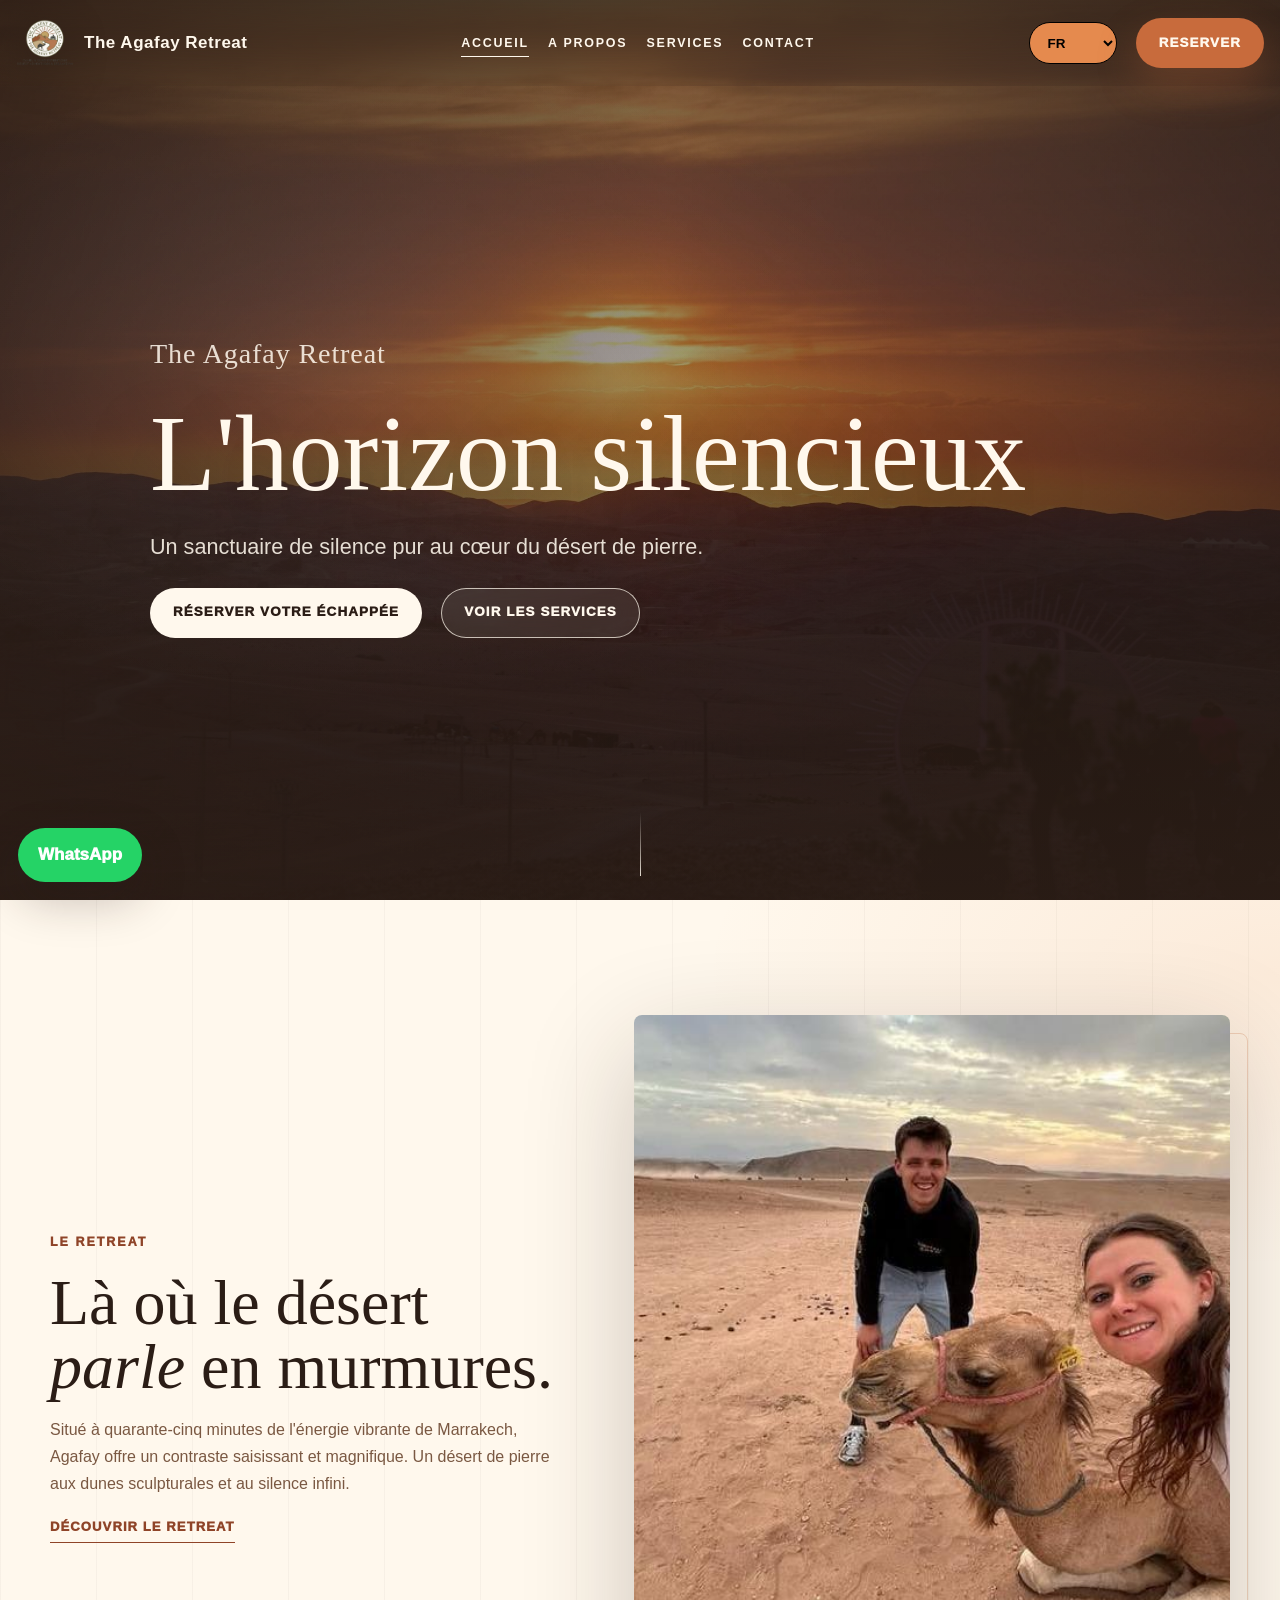
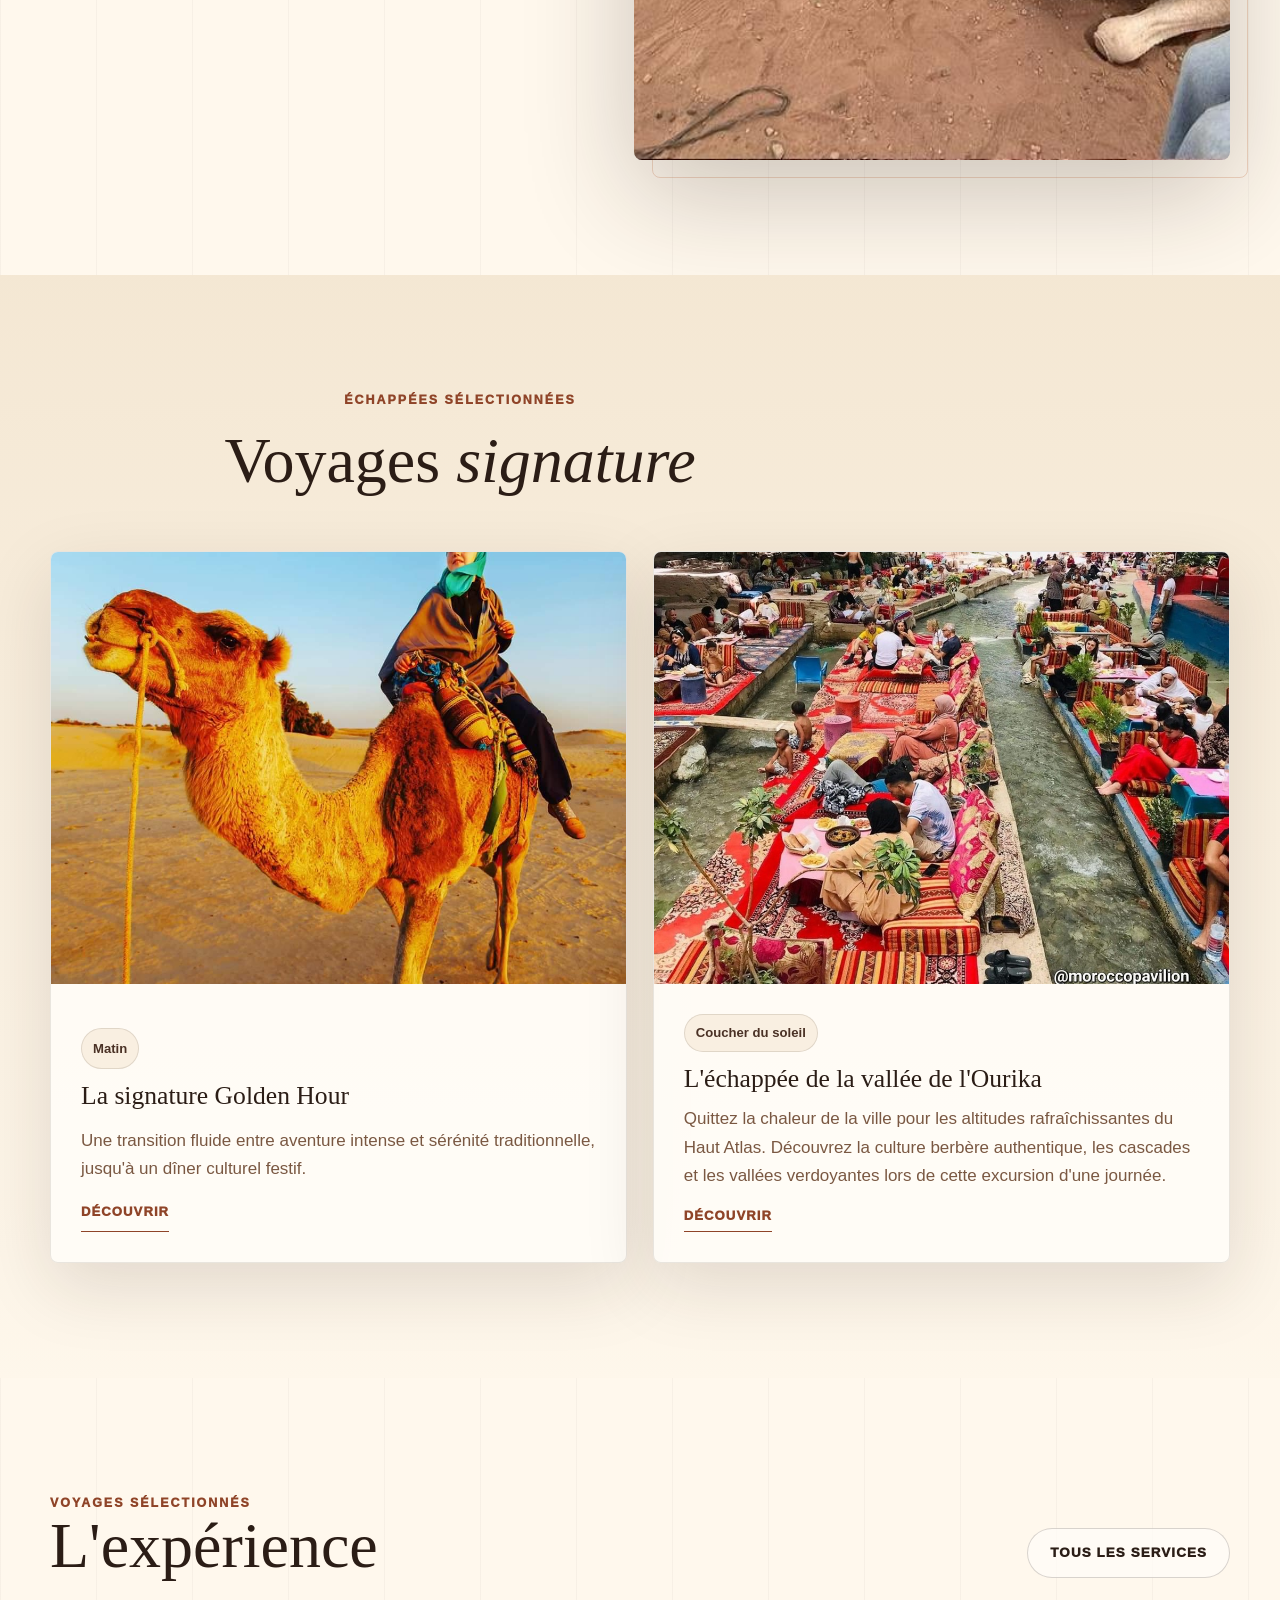
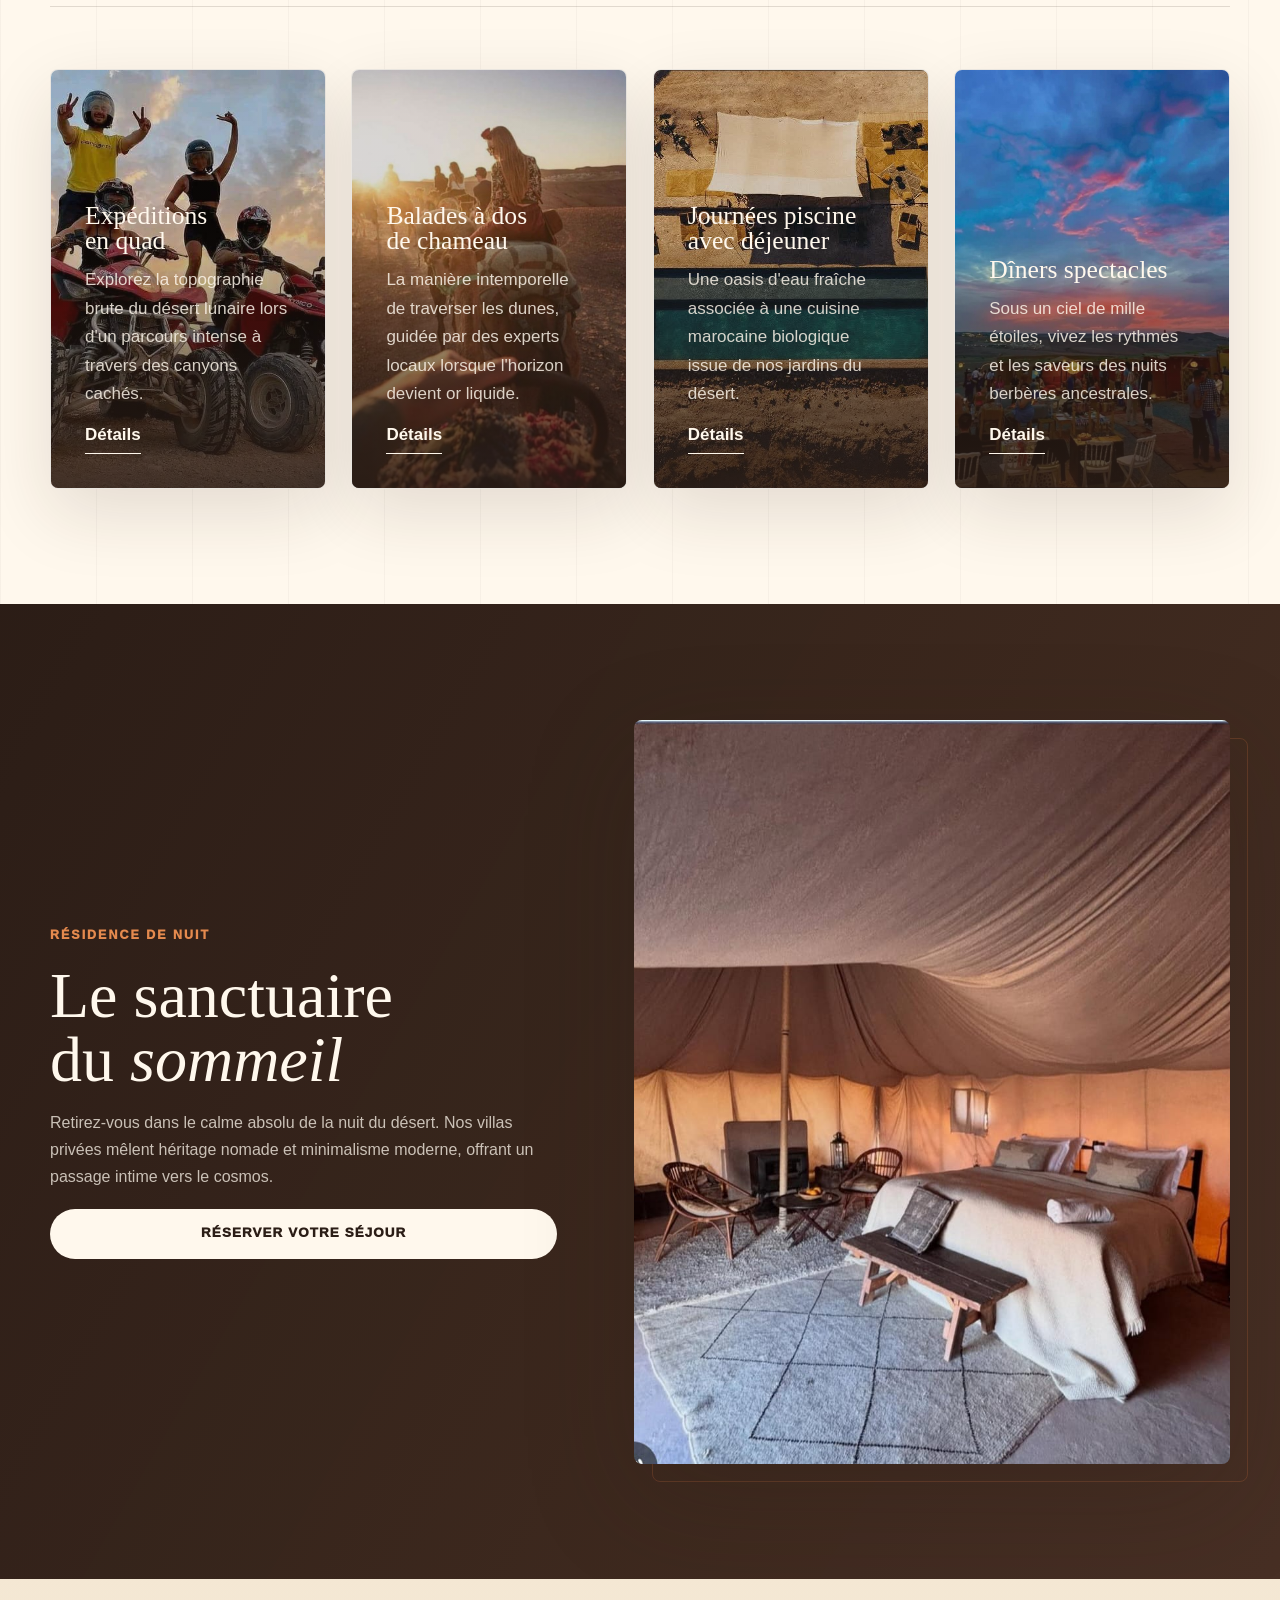
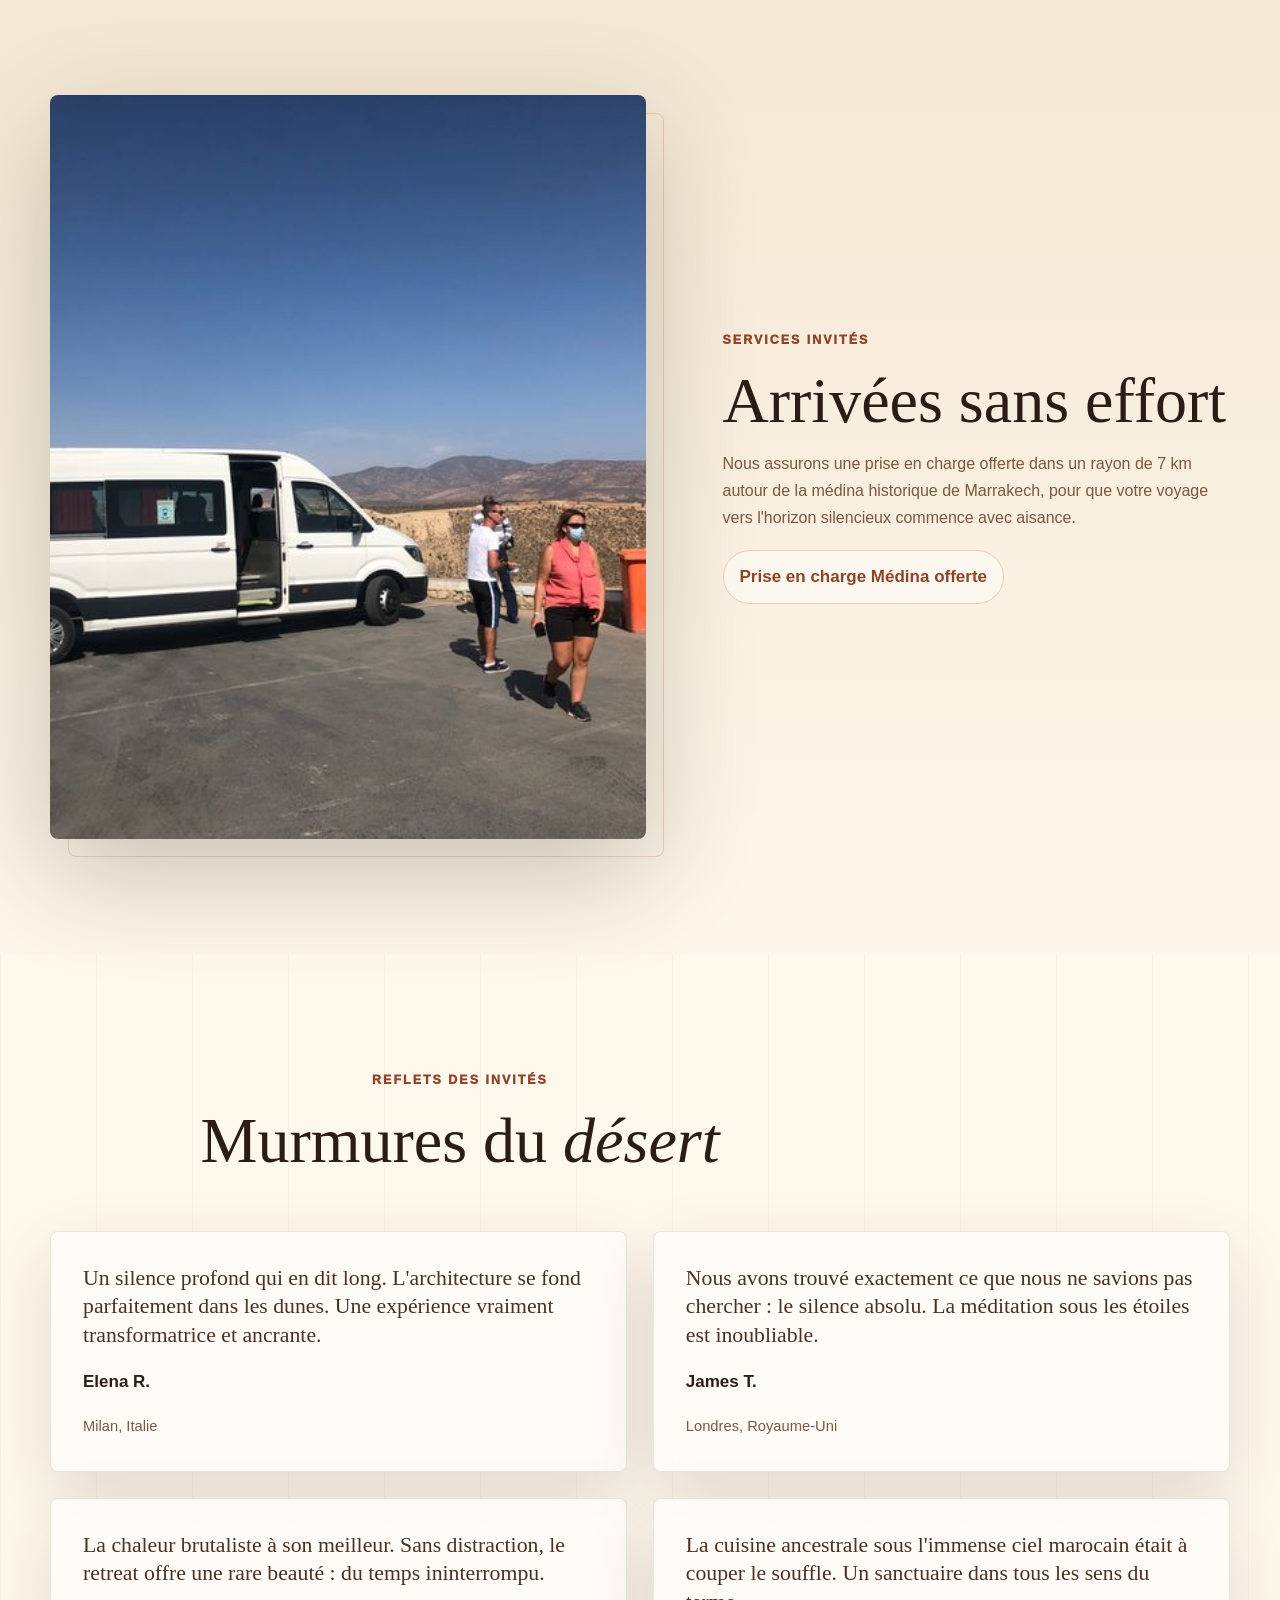
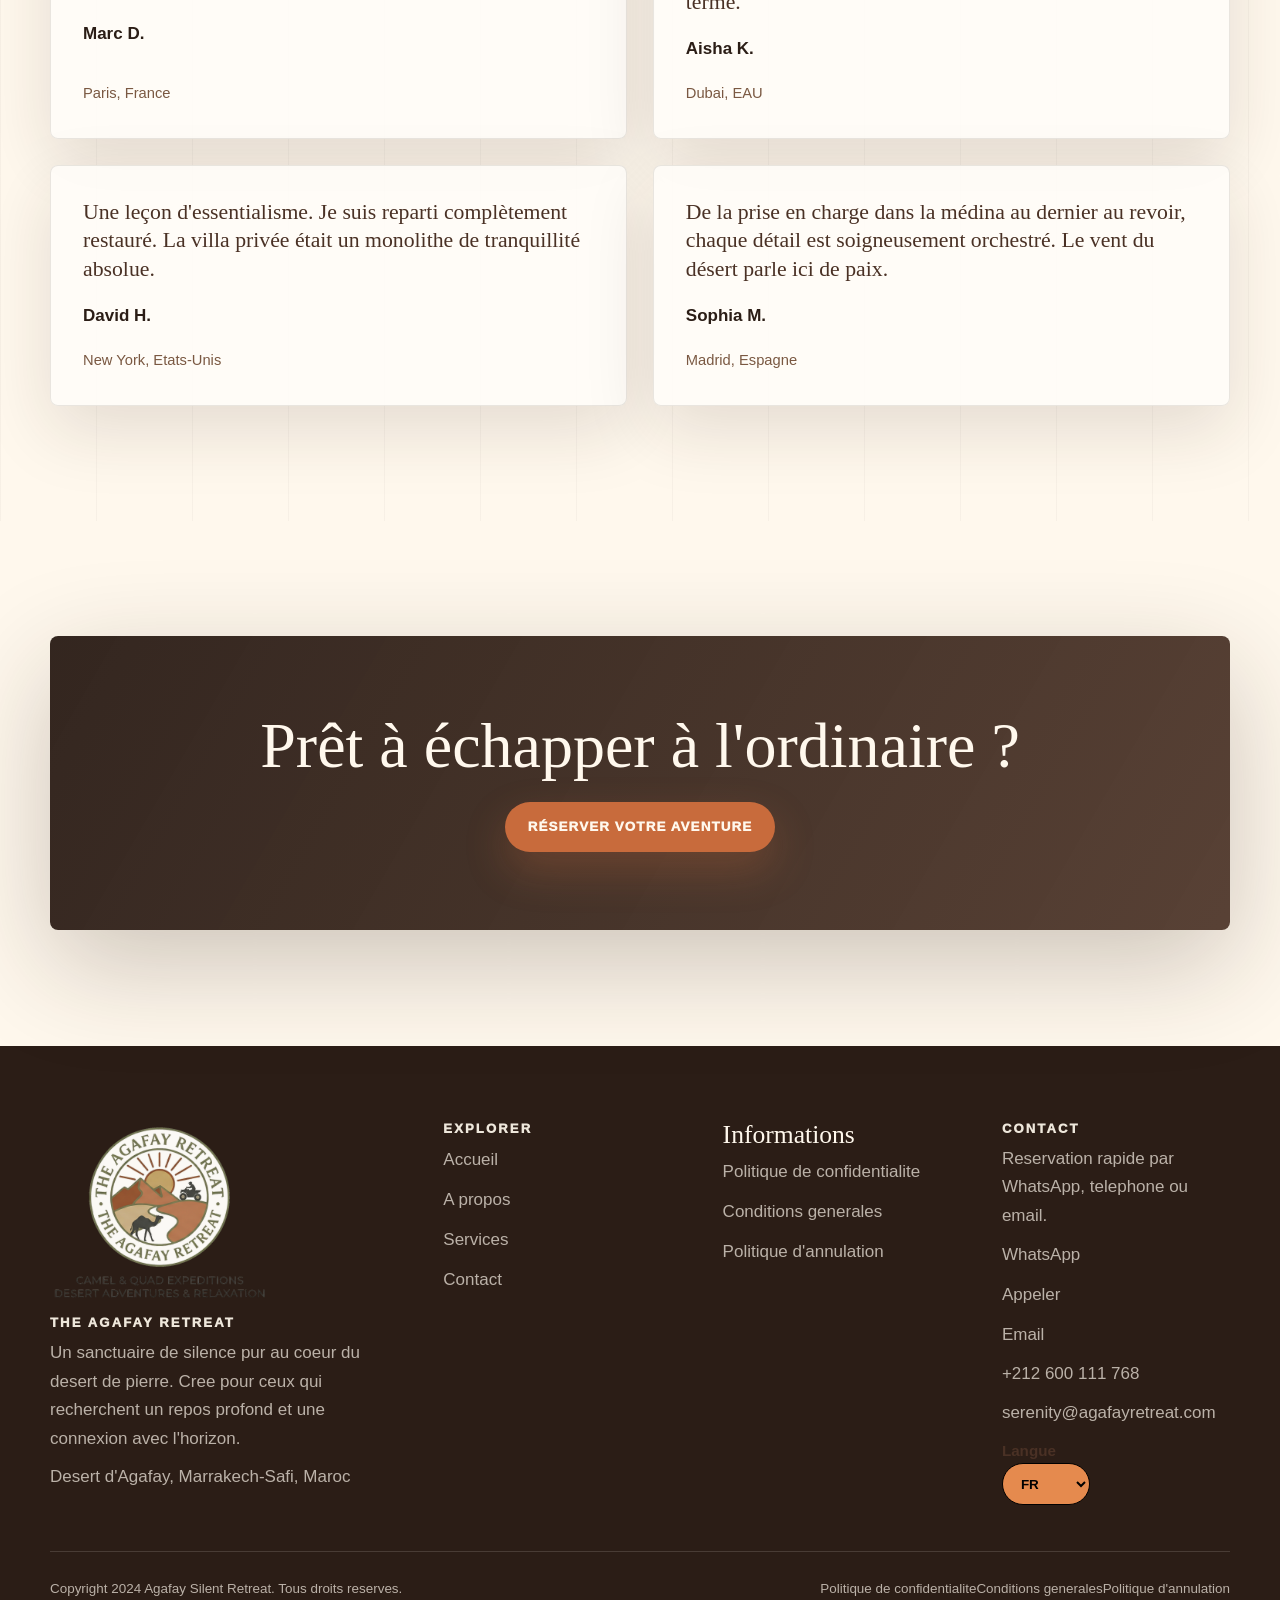
<file: index.html>
<!DOCTYPE html>
<html lang="fr" dir="ltr">

<head>
  <meta charset="UTF-8" />
  <meta name="viewport" content="width=device-width, initial-scale=1.0" />
  <title data-i18n="home_meta_title">The Agafay Retreat</title>
  <meta name="description"
    content="The Silent Horizon. A cinematic desert retreat in Agafay, forty-five minutes from Marrakech." data-i18n-content="home_meta_description" />
  <meta property="og:title" content="The Agafay Retreat" data-i18n-content="home_meta_title" />
  <meta property="og:description" content="A sanctuary of pure silence in the heart of the stone desert." data-i18n-content="home_og_description" />
  <meta property="og:image" content="./assets/img/hero-desert.jpg" />
  <meta property="og:type" content="website" />
  <link rel="preload" href="./assets/img/hero-desert.jpg" as="image" />
  <link rel="stylesheet" href="./assets/css/style.css" />
</head>

<body data-page="home">
  <a class="skip-link" href="#main" data-i18n="skip_to_content">Skip to content</a>

  <div data-site-nav></div>



  <main id="main">
    <section class="hero hero-home" id="hero">
      <img class="hero-image" src="./assets/img/hero-desert.jpg" width="1800" height="1200"
        alt="Agafay desert horizon at sunset" fetchpriority="high" data-i18n-alt="hero_desert_alt" />
      <div class="hero-overlay hero-shade" aria-hidden="true"></div>
      <div class="hero-content reveal">
        <p class="brand-line" data-i18n="brand_name">The Agafay Retreat</p>
        <h1 data-i18n="home_hero_title">The Silent Horizon</h1>
        <p class="hero-subtitle" data-i18n="home_hero_text">A sanctuary of pure silence in the heart of the stone
          desert.</p>
        <div class="hero-actions">
          <a class="btn btn-light button button-light" href="contact.html" data-i18n="book_escape">Book Your Escape</a>
          <a class="btn btn-ghost-light button button-outline-light" href="services.html"
            data-i18n="view_experiences">View Experiences</a>
        </div>
      </div>
      <a class="scroll-cue" href="#intro" aria-label="Scroll to retreat introduction" data-i18n-aria-label="scroll_intro_label"></a>
    </section>

    <section class="section intro-section" id="intro">
      <div class="container intro-grid two-col">
        <div class="section-copy reveal">
          <p class="eyebrow" data-i18n="intro_kicker">The Retreat</p>
          <h2 data-i18n-html="intro_title">Where the desert <br><i>speaks</i> in whispers.</h2>
          <p data-i18n="intro_text">Located just forty-five minutes from the vibrant energy of Marrakech, Agafay offers
            a stark, beautiful contrast. A stone desert of sculptural dunes and infinite stillness.</p>
          <a class="text-link" href="about.html" data-i18n="learn_about">Learn about the retreat</a>
        </div>
        <figure class="media-frame image-frame reveal">
          <img src="./assets/img/architecture.jpeg" width="900" height="1200" alt="Minimalist Architecture" data-i18n-alt="architecture_alt"
            loading="lazy" />
        </figure>
      </div>
    </section>

    <section class="section band featured-services" id="featured-services">
      <div class="container">
        <div class="section-head section-heading reveal">
          <p class="eyebrow" data-i18n="curated_escapes">Curated Escapes</p>
          <h2 data-i18n-html="signature_journeys">Signature <i>Journeys</i></h2>
        </div>
        <div class="journey-grid card-grid">
          <article class="stay-card feature-card reveal">
            <img src="./assets/img/golden-hour.jpeg" width="900" height="650" alt="Sunset Dromadaire Trek" data-i18n-alt="golden_hour_alt"
              loading="lazy" />
            <div class="card-body">
              <span class="badge" data-i18n="morning">Morning</span>
              <h3 data-i18n="golden_hour_title">The Golden Hour Signature</h3>
              <p data-i18n="golden_hour_text">A seamless transition from high-energy adventure to traditional serenity,
                culminating in a festive cultural dinner.</p>
              <a class="text-link" href="services.html#golden-hour" data-i18n="discover">Discover</a>
            </div>
          </article>
          <article class="stay-card feature-card reveal">
            <img src="./assets/img/pool-oasis.jpg" width="900" height="650" alt="Infinity Pool Oasis" data-i18n-alt="pool_oasis_alt"
              loading="lazy" />
            <div class="card-body">
              <span class="badge" data-i18n="sunset">Sunset</span>
              <h3 data-i18n="ourika_title">The Ourika Valley Escape</h3>
              <p data-i18n="ourika_text">Trade the heat of the city for the refreshing altitudes of the High Atlas
                Mountains. Discover authentic Berber culture, cascading waterfalls, and lush river valleys on this
                curated full-day excursion.</p>
              <a class="text-link" href="services.html#ourika" data-i18n="discover">Discover</a>
            </div>
          </article>
        </div>
      </div>
    </section>

    <section class="section services-list" id="services">
      <div class="container">
        <div class="split-head split-heading reveal">
          <div>
            <p class="eyebrow" data-i18n="curated_journeys">Curated Journeys</p>
            <h2 data-i18n="experience_title">The Experience</h2>
          </div>
          <a class="btn btn-secondary button button-secondary" href="services.html" data-i18n="all_experiences">All
            Experiences</a>
        </div>
        <div class="experience-grid compact">
          <article class="experience-card reveal">
            <img src="./assets/img/quad.jpeg" width="700" height="700" alt="Quad Expedition" data-i18n-alt="quad_alt" loading="lazy" />
            <div>
              <h3 data-i18n="quad_title">Quad Expeditions</h3>
              <p data-i18n="quad_text">Explore the rugged topography of the lunar desert on a high-powered journey
                through hidden canyons.</p>
              <a href="services.html#quad" data-i18n="details">Details</a>
            </div>
          </article>
          <article class="experience-card reveal">
            <img src="./assets/img/camel.jpeg" width="700" height="700" alt="Camel Treks" data-i18n-alt="camel_alt" loading="lazy" />
            <div>
              <h3 data-i18n="camel_title">Camel Treks</h3>
              <p data-i18n="camel_text">The timeless way to travel the dunes, guided by local experts as the horizon
                turns to liquid gold.</p>
              <a href="services.html#camel" data-i18n="details">Details</a>
            </div>
          </article>
          <article class="experience-card reveal">
            <img src="./assets/img/pool-day.jpeg" width="700" height="700" alt="Pool Days" data-i18n-alt="pool_day_alt" loading="lazy" />
            <div>
              <h3 data-i18n="pool_title">Pool Days with Lunch</h3>
              <p data-i18n="pool_text">An oasis of cool waters paired with organic Moroccan cuisine sourced from our
                desert gardens.</p>
              <a href="services.html#pool" data-i18n="details">Details</a>
            </div>
          </article>
          <article class="experience-card reveal">
            <img src="./assets/img/dinner.jpeg" width="700" height="700" alt="Dinner Shows" data-i18n-alt="dinner_alt" loading="lazy" />
            <div>
              <h3 data-i18n="dinner_title">Dinner Shows</h3>
              <p data-i18n="dinner_text">Under a canopy of a thousand stars, experience the rhythms and flavors of
                ancestral Berber nights.</p>
              <a href="services.html#dinner" data-i18n="details">Details</a>
            </div>
          </article>
        </div>
      </div>
    </section>

    <section class="section why-section dark-section benefits" id="benefits">
      <div class="container intro-grid two-col">
        <div class="section-copy reveal">
          <p class="eyebrow" data-i18n="overnight_residence">Overnight Residence</p>
          <h2 data-i18n-html="sanctuary_title">The Sanctuary <br>of <i>Sleep</i></h2>
          <p data-i18n="sanctuary_text">Retreat into the absolute stillness of the desert night. Our private villas
            blend nomadic heritage with modern minimalism, offering an intimate portal to the cosmos.</p>
          <a class="btn btn-light button button-light" href="contact.html" data-i18n="book_stay">Book Your Stay</a>
        </div>
        <figure class="media-frame image-frame reveal">
          <img src="./assets/img/villa.jpeg" width="900" height="1100" alt="Luxury Desert Villa" data-i18n-alt="villa_alt" loading="lazy" />
        </figure>
      </div>
    </section>

    <section class="section band" id="arrivals">
      <div class="container intro-grid two-col reverse">
        <figure class="media-frame image-frame reveal">
          <img src="./assets/img/transfer.jpg" width="900" height="700" alt="Marrakech Medina Gates" data-i18n-alt="transfer_alt"
            loading="lazy" />
        </figure>
        <div class="section-copy reveal">
          <p class="eyebrow" data-i18n="guest_services">Guest Services</p>
          <h2 data-i18n="arrivals_title">Seamless Arrivals</h2>
          <p data-i18n="arrivals_text">We provide complimentary pick-up service within a 7km radius of Marrakech's
            historic Medina, ensuring your journey to the silent horizon begins with ease.</p>
          <div class="service-note" data-i18n="medina_pickup">Complimentary Medina Pick-up</div>
        </div>
      </div>
    </section>

    <section class="section" id="testimonials">
      <div class="container">
        <div class="section-head section-heading reveal">
          <p class="eyebrow" data-i18n="guest_reflections">Guest Reflections</p>
          <h2 data-i18n-html="whispers_title">Whispers of the <i>Desert</i></h2>
        </div>
        <div class="testimonial-grid">
          <article class="testimonial reveal">
            <p data-i18n="quote_1">A profound silence that speaks volumes. The architecture blends seamlessly with the
              dunes. Truly a transformative, grounding experience.</p>
            <strong>Elena R.</strong><span data-i18n="testimonial_1_location">Milan, Italy</span>
          </article>
          <article class="testimonial reveal">
            <p data-i18n="quote_2">We found exactly what we didn't know we were looking for - absolute stillness. The
              starlit meditation is something I will never forget.</p>
            <strong>James T.</strong><span data-i18n="testimonial_2_location">London, UK</span>
          </article>
          <article class="testimonial reveal">
            <p data-i18n="quote_3">Brutalist warmth at its finest. Stripped of all distractions, the retreat offers a
              rare and beautiful commodity: unbroken time.</p>
            <strong>Marc D.</strong><span data-i18n="testimonial_3_location">Paris, France</span>
          </article>
          <article class="testimonial reveal">
            <p data-i18n="quote_4">The ancestral cuisine under the vast Moroccan sky was breathtaking. A sanctuary in
              every conceivable sense of the word.</p>
            <strong>Aisha K.</strong><span data-i18n="testimonial_4_location">Dubai, UAE</span>
          </article>
          <article class="testimonial reveal">
            <p data-i18n="quote_5">A masterclass in essentialism. I left feeling completely restored. The private villa
              was a monolith of absolute tranquility.</p>
            <strong>David H.</strong><span data-i18n="testimonial_5_location">New York, USA</span>
          </article>
          <article class="testimonial reveal">
            <p data-i18n="quote_6">From the seamless Medina pickup to the final farewell, every detail is meticulously
              curated. The desert wind here speaks peace.</p>
            <strong>Sophia M.</strong><span data-i18n="testimonial_6_location">Madrid, Spain</span>
          </article>
        </div>
      </div>
    </section>

    <section class="cta-panel cta" id="cta">
      <div class="container reveal">
        <h2 data-i18n="ordinary_cta">Ready to escape the ordinary?</h2>
        <a class="btn btn-primary button button-primary" href="contact.html" data-i18n="book_adventure">Book Your
          Adventure</a>
      </div>
    </section>
  </main>

  <div data-site-footer></div>






  <script src="./assets/js/translations.js"></script>
  <script src="./assets/js/script.js"></script>
</body>

</html>
</file>
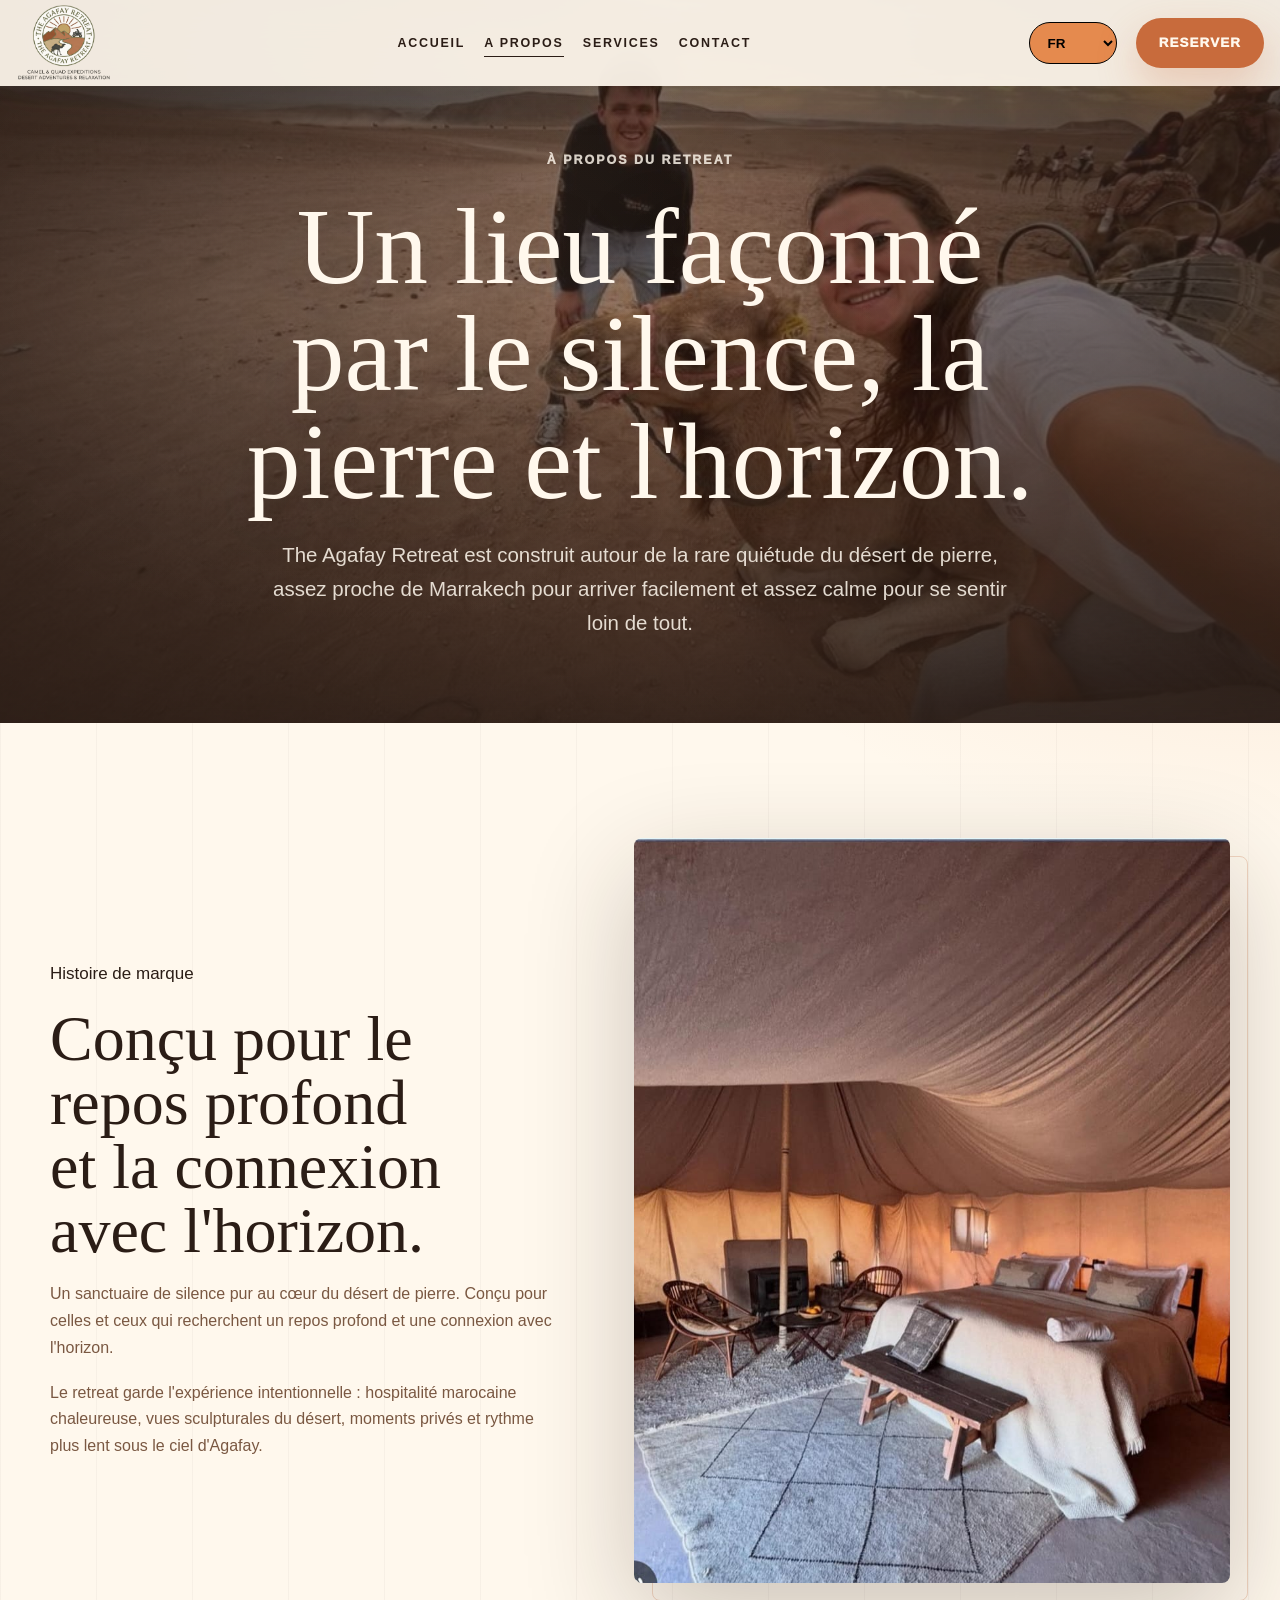
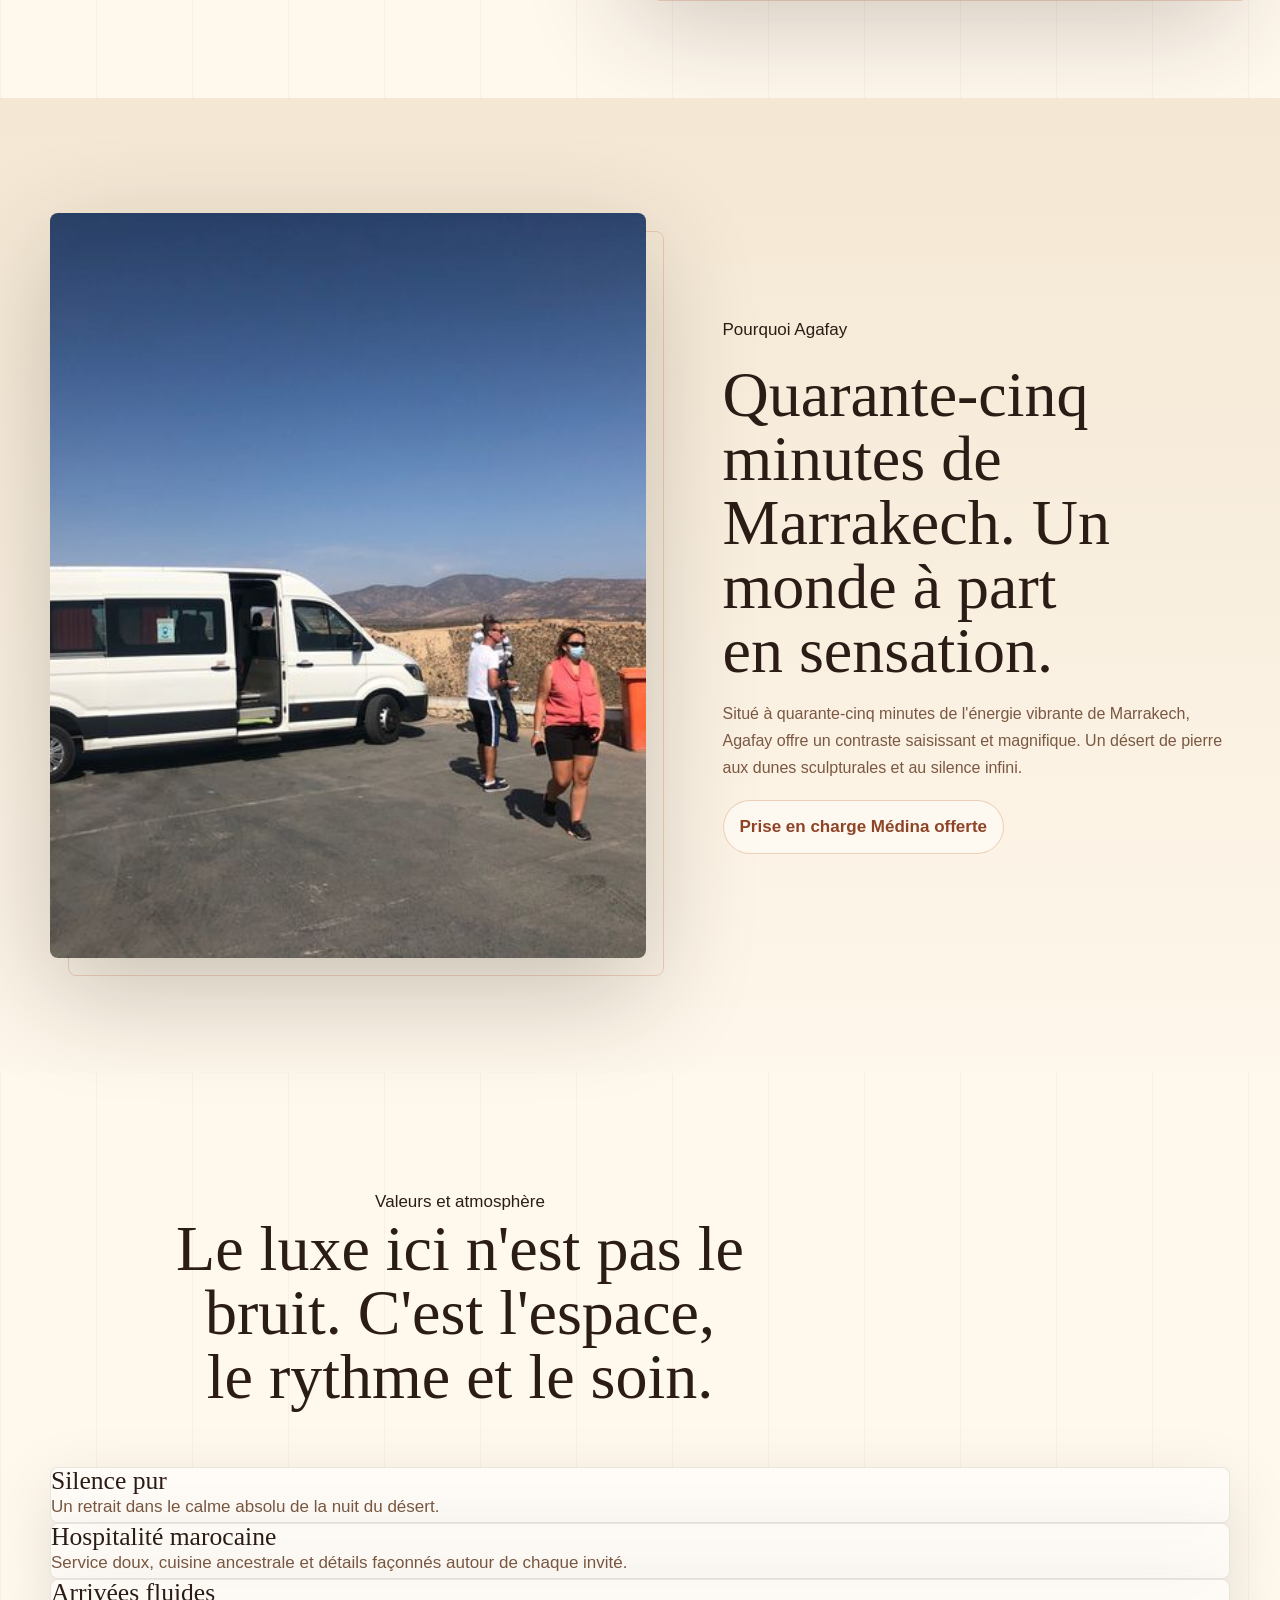
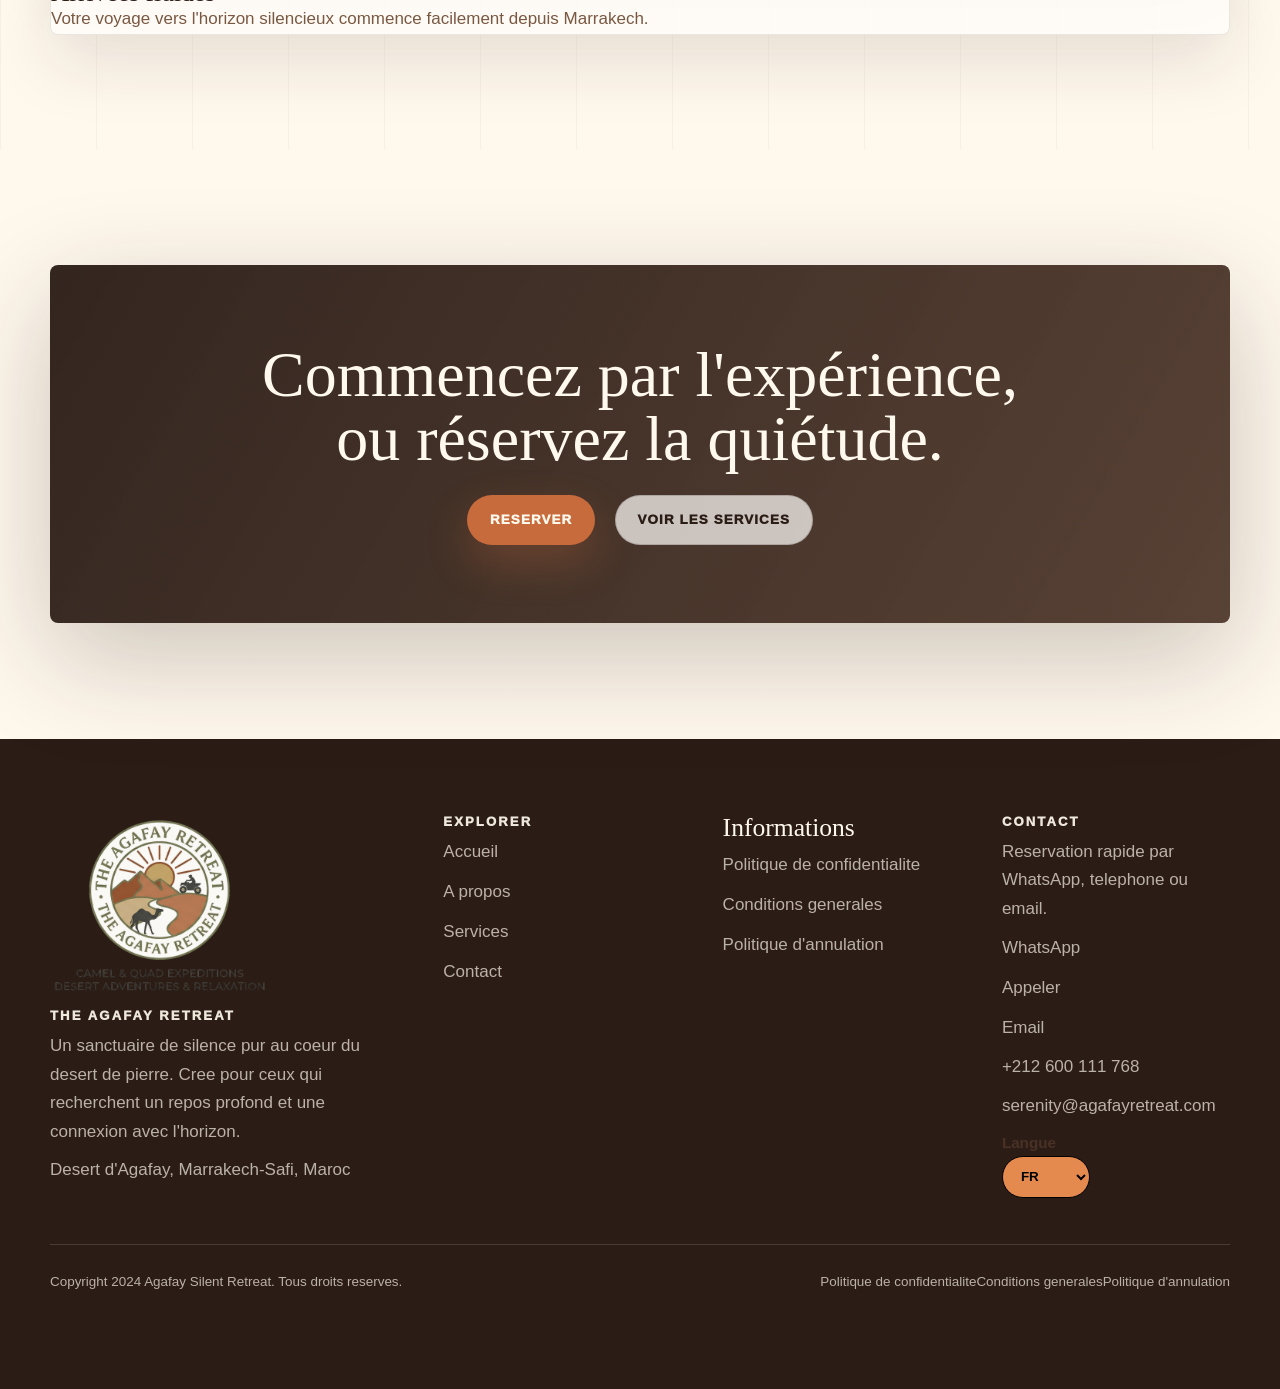
<file: about.html>
<!DOCTYPE html>
<html lang="fr" dir="ltr">

<head>
  <meta charset="UTF-8" />
  <meta name="viewport" content="width=device-width, initial-scale=1.0" />
  <title data-i18n="about_meta_title">About | The Agafay Retreat</title>
  <meta name="description" content="Learn about The Agafay Retreat, a stone desert sanctuary near Marrakech."
    data-i18n-content="about_meta_description" />
  <link rel="stylesheet" href="./assets/css/style.css" />
</head>

<body data-page="about">
  <a class="skip-link" href="#main" data-i18n="skip_to_content">Skip to content</a>

  <div data-site-nav></div>


  <main id="main">
    <section class="page-hero page-header" id="about-header">
      <img class="hero-image" src="./assets/img/architecture.jpeg" width="1400" height="1600" alt="Architecture minimaliste du retreat dans le desert d'Agafay"
        fetchpriority="high" />
      <div class="hero-shade" aria-hidden="true"></div>
      <div class="page-hero-content reveal"><span data-i18n="about_kicker">About the retreat</span>
        <h1 data-i18n="about_hero_title">A place shaped by silence, stone, and horizon.</h1>
        <p data-i18n="about_hero_text">The Agafay Retreat is built around the rare stillness of the stone desert, close
          enough to Marrakech to arrive with ease and quiet enough to feel far from everything.</p>
      </div>
    </section>

    <section class="section story" id="story">
      <div class="container two-col">
        <div class="section-copy reveal"><span data-i18n="brand_story">Brand story</span>
          <h2 data-i18n="about_story_title">Designed for deep rest and connection with the horizon.</h2>
          <p data-i18n="about_story_text">A sanctuary of pure silence in the heart of the stone desert. Designed for
            those who seek deep rest and connection with the horizon.</p>
          <p data-i18n="about_story_text_2">The retreat keeps the experience intentional: warm Moroccan hospitality,
            sculptural desert views, private moments, and a slower rhythm under the Agafay sky.</p>
        </div>
        <figure class="image-frame reveal"><img src="./assets/img/villa.jpeg" width="900" height="1100"
            alt="Luxury Desert Villa" data-i18n-alt="villa_alt" loading="lazy" /></figure>
      </div>
    </section>

    <section class="section band expertise" id="expertise">
      <div class="container two-col reverse">
        <figure class="image-frame wide reveal"><img src="./assets/img/transfer.jpg" width="900" height="700"
            alt="Marrakech Medina Gates" data-i18n-alt="transfer_alt" loading="lazy" /></figure>
        <div class="section-copy reveal"><span data-i18n="why_agafay">Why Agafay</span>
          <h2 data-i18n="why_agafay_title">Forty-five minutes from Marrakech. A world apart in feeling.</h2>
          <p data-i18n="why_agafay_text">Located just forty-five minutes from the vibrant energy of Marrakech, Agafay
            offers a stark, beautiful contrast. A stone desert of sculptural dunes and infinite stillness.</p>
          <div class="service-note" data-i18n="medina_pickup">Complimentary Medina Pick-up</div>
        </div>
      </div>
    </section>

    <section class="section" id="values">
      <div class="container">
        <div class="section-heading reveal"><span data-i18n="values_kicker">Values & atmosphere</span>
          <h2 data-i18n="values_title">Luxury here is not noise. It is space, rhythm, and care.</h2>
        </div>
        <div class="values-grid">
          <article class="value-card reveal">
            <h3 data-i18n="value_silence">Pure silence</h3>
            <p data-i18n="value_silence_text">A retreat into the absolute stillness of the desert night.</p>
          </article>
          <article class="value-card reveal">
            <h3 data-i18n="value_hospitality">Moroccan hospitality</h3>
            <p data-i18n="value_hospitality_text">Gentle service, ancestral dining, and details shaped around each
              guest.</p>
          </article>
          <article class="value-card reveal">
            <h3 data-i18n="value_arrival">Seamless arrivals</h3>
            <p data-i18n="value_arrival_text">Your journey to the silent horizon begins with ease from Marrakech.</p>
          </article>
        </div>
      </div>
    </section>

    <section class="cta-panel cta" id="about-cta">
      <div class="container reveal">
        <h2 data-i18n="about_cta_title">Begin with the experience, or reserve the stillness.</h2>
        <div class="hero-actions"><a class="button button-primary" href="contact.html" data-i18n="book_now">Book
            Now</a><a class="button button-secondary" href="services.html" data-i18n="view_experiences">View
            Experiences</a></div>
      </div>
    </section>
  </main>

  <div data-site-footer></div>



  <script src="./assets/js/translations.js"></script>
  <script src="./assets/js/script.js"></script>
</body>

</html>
</file>
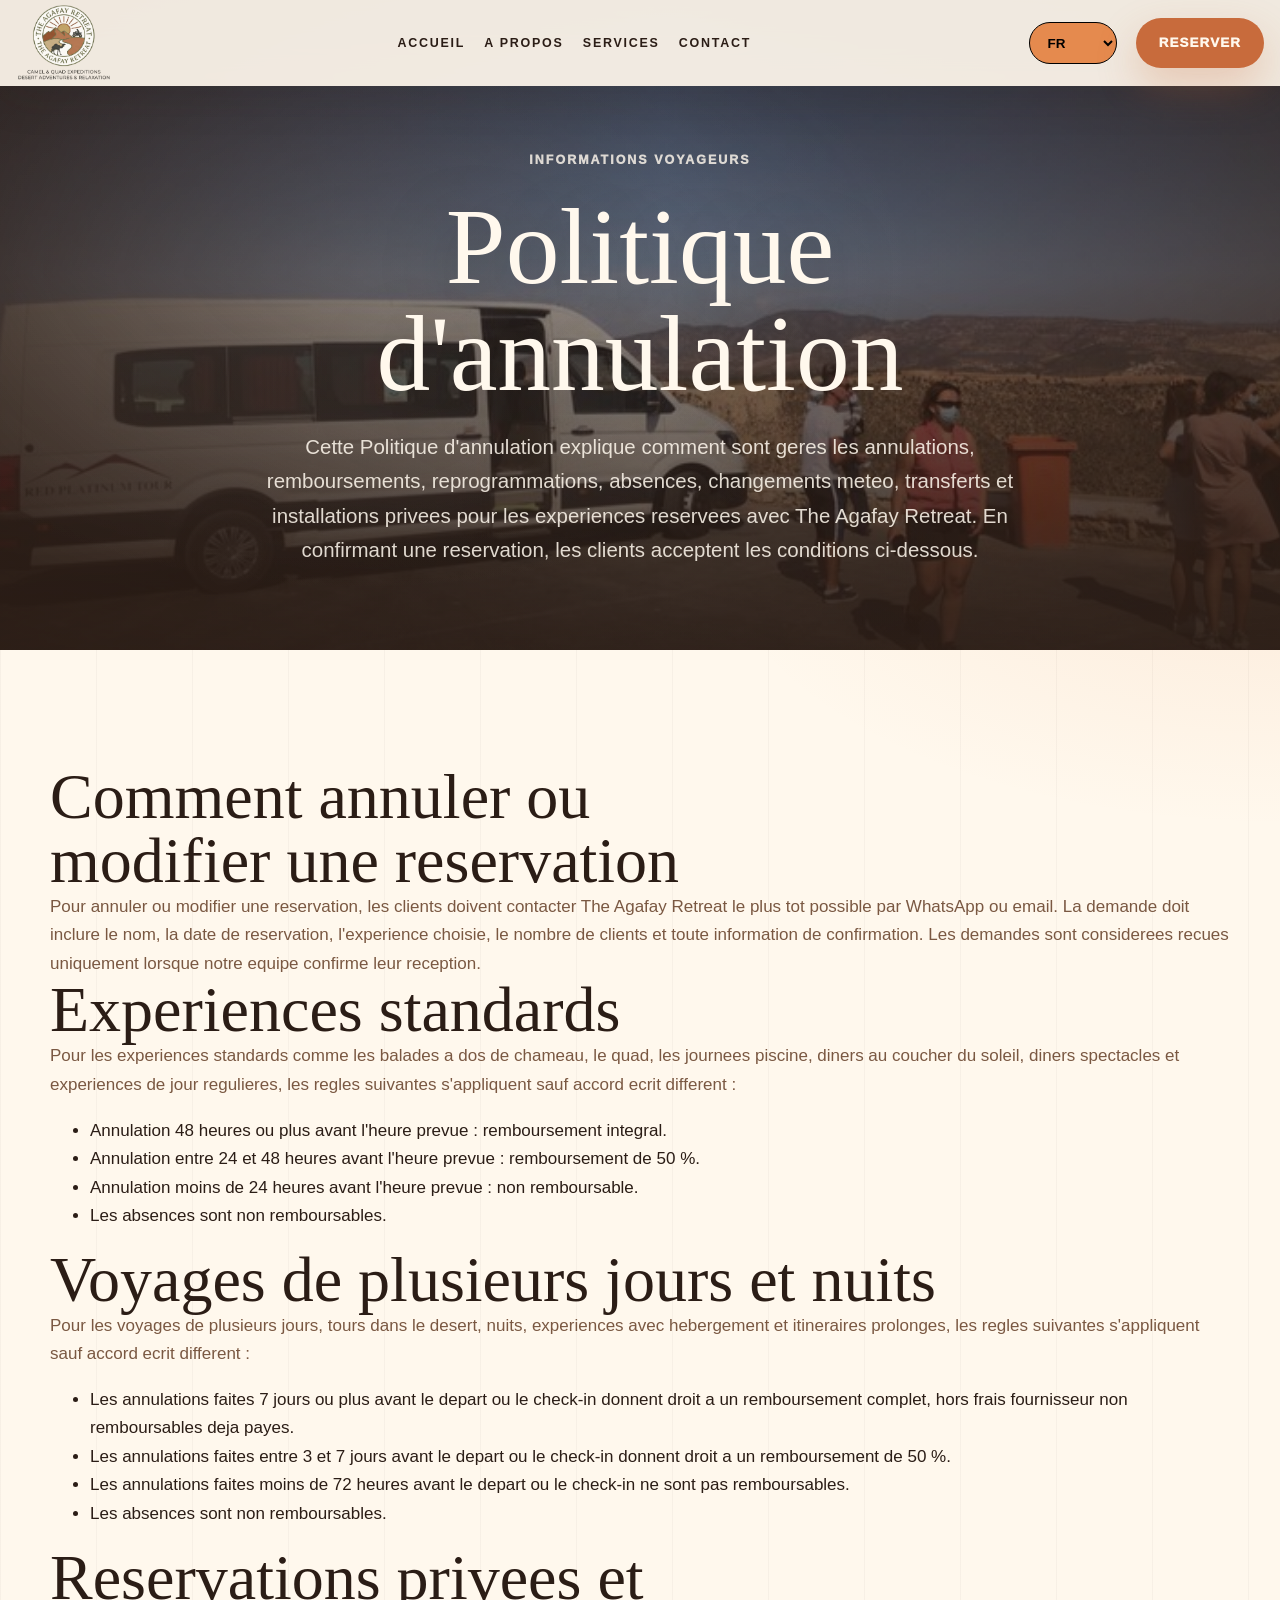
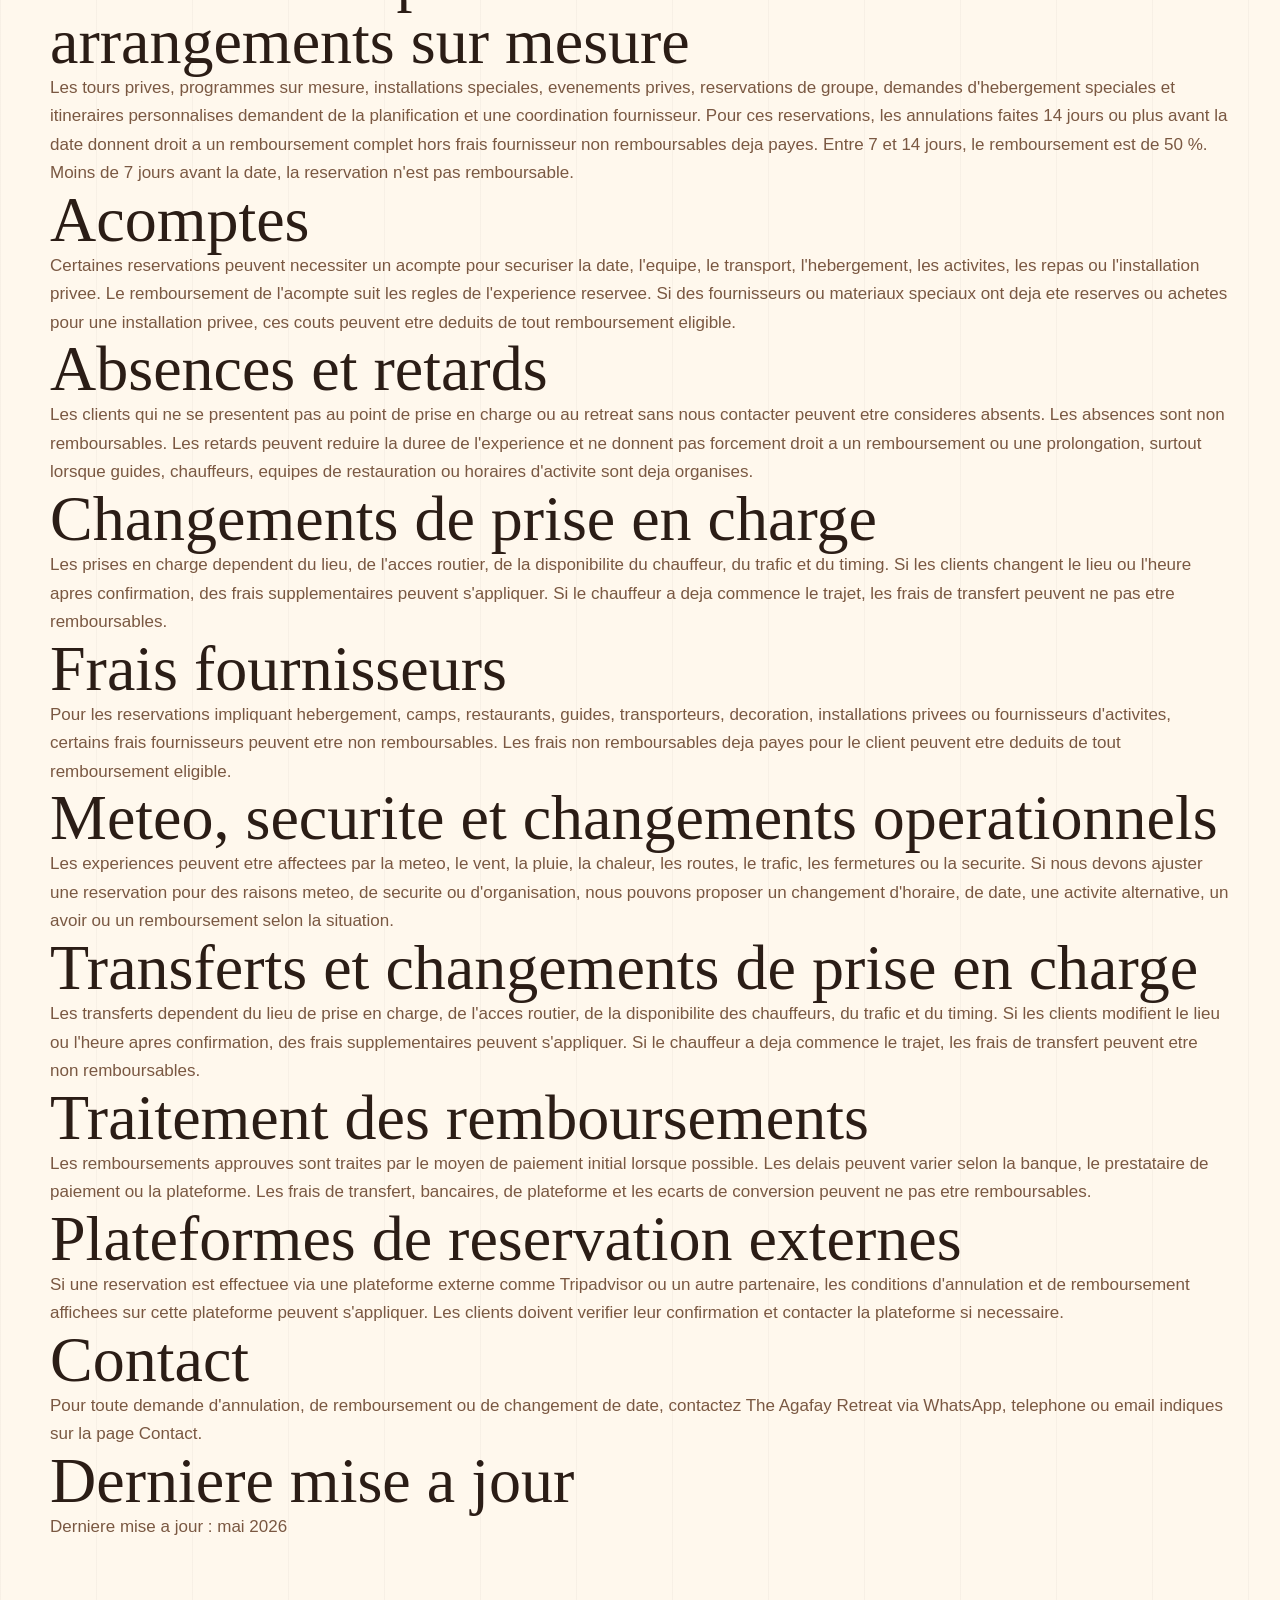
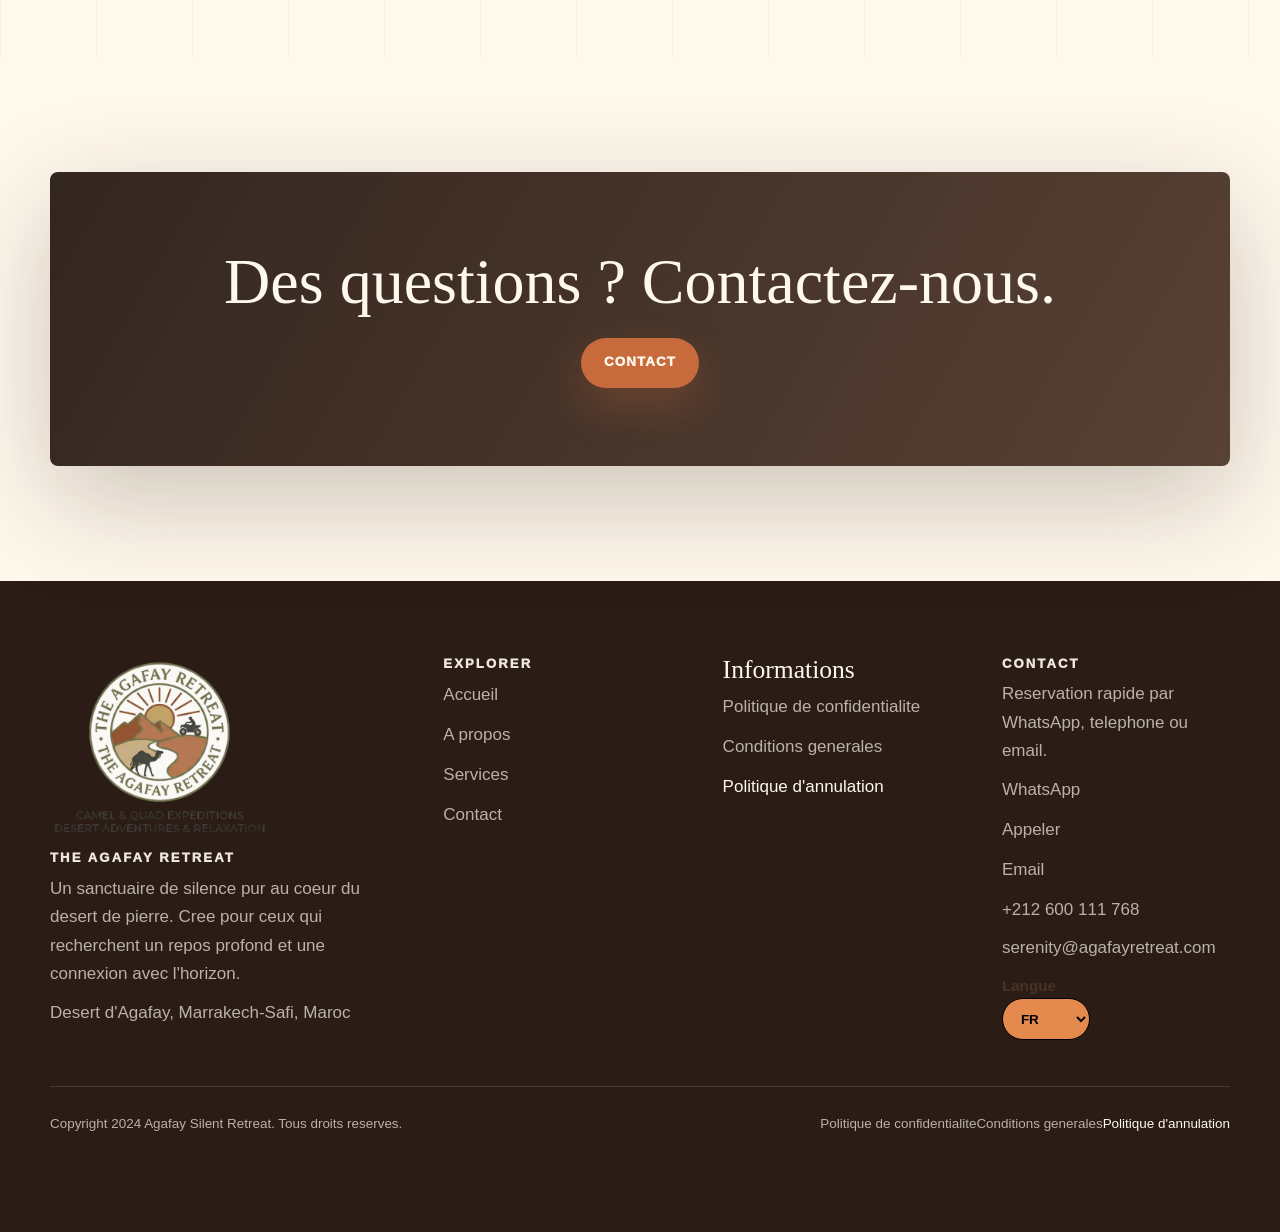
<file: cancellation-policy.html>
<!DOCTYPE html>
<html lang="fr" dir="ltr">
  <head>
    <meta charset="UTF-8" />
    <meta name="viewport" content="width=device-width, initial-scale=1.0" />
    <title data-i18n="cancellation_meta_title">Cancellation Policy</title>
    <meta name="description" content="Read our cancellation policy for bookings, date changes, deposits, no-shows, weather issues, and refunds." data-i18n-content="cancellation_meta_description" />
    <link rel="stylesheet" href="./assets/css/style.css" />
  </head>
  <body class="legal-page" data-page="cancellation">
    <!-- This page contains standard market-based policy text and should be reviewed by the business owner before publishing. -->
    <a class="skip-link" href="#main" data-i18n="skip_to_content">Skip to content</a>

  <div data-site-nav></div>

    <main id="main">
      <section class="page-hero compact-hero legal-hero"><img class="hero-image" src="./assets/img/transfer.jpg" width="1400" height="900" alt="Route vers le desert d'Agafay depuis Marrakech" fetchpriority="high" /><div class="hero-shade" aria-hidden="true"></div><div class="page-hero-content reveal"><span data-i18n="legal_kicker">Guest information</span><h1 data-i18n="cancellation_title">Cancellation Policy</h1><p data-i18n="cancellation_intro">This Cancellation Policy explains how cancellations, refunds, date changes, no-shows, weather issues, and supplier changes are handled. By confirming a booking, guests agree to the cancellation terms below.</p></div></section>
      <section class="section legal-section legal-content"><div class="container legal-wrap">
        <article class="legal-card reveal"><h2 data-i18n="cancel_s1_title">How to cancel or change a booking</h2><p data-i18n="cancel_s1_text">To cancel or change a booking, guests must contact us as early as possible by WhatsApp or email. The request should include the guest name, booking date, selected service, number of guests or travelers, and confirmation details. Cancellation and change requests are considered received only when our team confirms receipt.</p></article>
        <article class="legal-card reveal"><h2 data-i18n="cancel_s2_title">Standard day experiences</h2><p data-i18n="cancel_s2_text">For standard day experiences, day trips, local excursions, activities, dinners, pool days, and similar one-day services, the following rules apply unless different terms were agreed in writing:</p><ul class="legal-list"><li data-i18n="cancel_s2_item1">Cancellations made 48 hours or more before the scheduled start time are eligible for a full refund.</li><li data-i18n="cancel_s2_item2">Cancellations made between 24 and 48 hours before the scheduled start time are eligible for a 50% refund.</li><li data-i18n="cancel_s2_item3">Cancellations made less than 24 hours before the scheduled start time are non-refundable.</li><li data-i18n="cancel_s2_item4">No-shows are non-refundable.</li></ul></article>
        <article class="legal-card reveal"><h2 data-i18n="cancel_multiday_title">Multi-day trips and overnight stays</h2><p data-i18n="cancel_multiday_text">For multi-day trips, desert tours, overnight stays, accommodation-based experiences, and extended itineraries, the following rules apply unless different terms were agreed in writing:</p><ul class="legal-list"><li data-i18n="cancel_multiday_item1">Cancellations made 7 days or more before departure or check-in are eligible for a full refund, excluding non-refundable supplier costs already paid.</li><li data-i18n="cancel_multiday_item2">Cancellations made between 3 and 7 days before departure or check-in are eligible for a 50% refund.</li><li data-i18n="cancel_multiday_item3">Cancellations made less than 72 hours before departure or check-in are non-refundable.</li><li data-i18n="cancel_s2_item4">No-shows are non-refundable.</li></ul></article>
        <article class="legal-card reveal"><h2 data-i18n="cancel_private_custom_title">Private bookings and custom arrangements</h2><p data-i18n="cancel_private_custom_text">Private tours, custom programs, special setups, private events, group bookings, special accommodation requests, and tailor-made itineraries require advance planning and supplier coordination. For these bookings, cancellations made 14 days or more before the date are eligible for a full refund excluding non-refundable supplier costs already paid. Cancellations made between 7 and 14 days before the date are eligible for a 50% refund. Cancellations made less than 7 days before the date are non-refundable.</p></article>
        <article class="legal-card reveal"><h2 data-i18n="cancel_s5_title">Deposits</h2><p data-i18n="cancel_s5_text">Some bookings may require a deposit to secure drivers, guides, accommodation, activities, meals, staff, suppliers, or special arrangements. Deposit refundability follows the cancellation rules for the booked service. If suppliers or special services have already been reserved or paid for, those non-refundable costs may be deducted from any eligible refund.</p></article>
        <article class="legal-card reveal"><h2 data-i18n="cancel_s6_title">No-shows and late arrivals</h2><p data-i18n="cancel_s6_text">Guests who do not arrive at the agreed pickup point, departure location, or service location without contacting us may be considered a no-show. No-shows are non-refundable. Late arrivals may reduce the duration of the service and may not qualify for a refund or extension, especially when staff, drivers, guides, accommodation, activities, or dining arrangements are already scheduled.</p></article>
        <article class="legal-card reveal"><h2 data-i18n="cancel_pickup_changes_title">Pickup changes</h2><p data-i18n="cancel_pickup_changes_text">Pickup arrangements depend on location, road access, driver availability, traffic, and timing. If guests change the pickup location or pickup time after confirmation, additional fees may apply. If the driver has already started the journey, transfer or transport fees may be non-refundable.</p></article>
        <article class="legal-card reveal"><h2 data-i18n="cancel_supplier_costs_title">Supplier costs</h2><p data-i18n="cancel_supplier_costs_text">For bookings involving accommodation, camps, restaurants, guides, transport providers, decoration, private setups, or activity suppliers, some supplier costs may be non-refundable. Non-refundable supplier costs already paid on behalf of the guest may be deducted from any eligible refund.</p></article>
        <article class="legal-card reveal"><h2 data-i18n="cancel_weather_operational_title">Weather, safety, and operational changes</h2><p data-i18n="cancel_weather_operational_text">Experiences may be affected by weather, wind, rain, heat, road conditions, traffic, attraction closures, or safety concerns. If we must adjust a booking for weather, safety, or operational reasons, we may offer a time change, date change, alternative activity, travel credit, or refund depending on the situation.</p></article>
        <article class="legal-card reveal"><h2 data-i18n="cancel_s7_title">Date changes and rescheduling</h2><p data-i18n="cancel_s7_text">Date changes may be possible depending on availability, season, accommodation, drivers, guides, staff, and supplier conditions. Please request changes as early as possible. Price differences may apply if the new date, guest number, accommodation level, or service details change.</p></article>
        <article class="legal-card reveal"><h2 data-i18n="cancel_s10_title">Refund processing</h2><p data-i18n="cancel_s10_text">Approved refunds are processed using the original payment method where possible. Processing times may vary depending on the bank, payment provider, or booking platform. Transfer fees, bank fees, platform fees, and currency conversion differences may not be refundable.</p></article>
        <article class="legal-card reveal"><h2 data-i18n="cancel_s9_title">External booking platforms</h2><p data-i18n="cancel_s9_text">If a booking is made through an external platform or travel marketplace, the cancellation and refund terms shown on that platform may also apply. Guests should check their booking confirmation and contact the platform when required.</p></article>
        <article class="legal-card reveal"><h2 data-i18n="cancel_s11_title">Contact</h2><p data-i18n="cancel_s11_text">For cancellation, refund, or date-change requests, please contact us through the WhatsApp, phone, or email details listed on the Contact page.</p></article>
        <article class="legal-card legal-updated reveal"><h2 data-i18n="last_updated_title">Last updated</h2><p data-i18n="last_updated_text">Last updated: May 2026</p></article>
      </div></section>
      <section class="cta-panel legal-cta"><div class="container reveal"><h2 data-i18n="legal_cta_title">Have questions? Contact us.</h2><a class="button button-primary" href="contact.html" data-i18n="contact">Contact</a></div></section>
    </main>

  <div data-site-footer></div>


    <script src="./assets/js/translations.js"></script><script src="./assets/js/script.js"></script>
  </body>
</html>
</file>
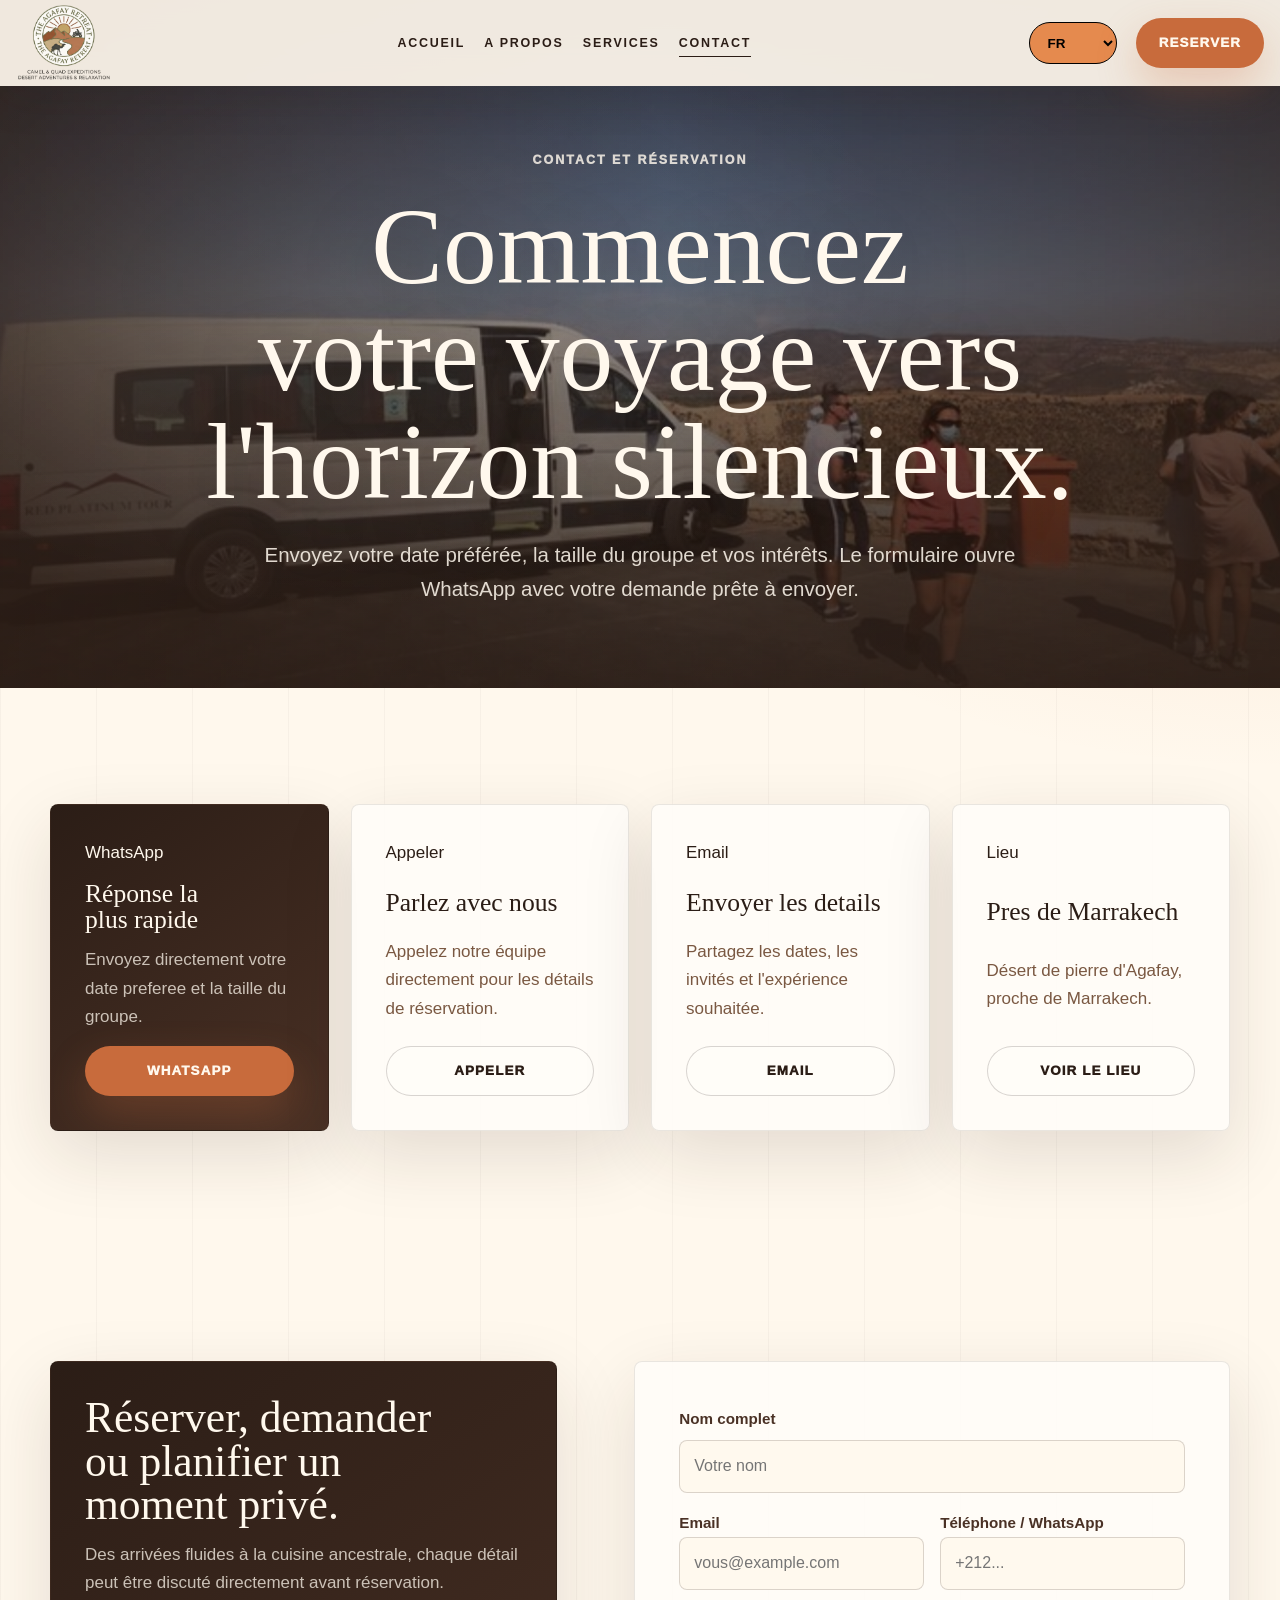
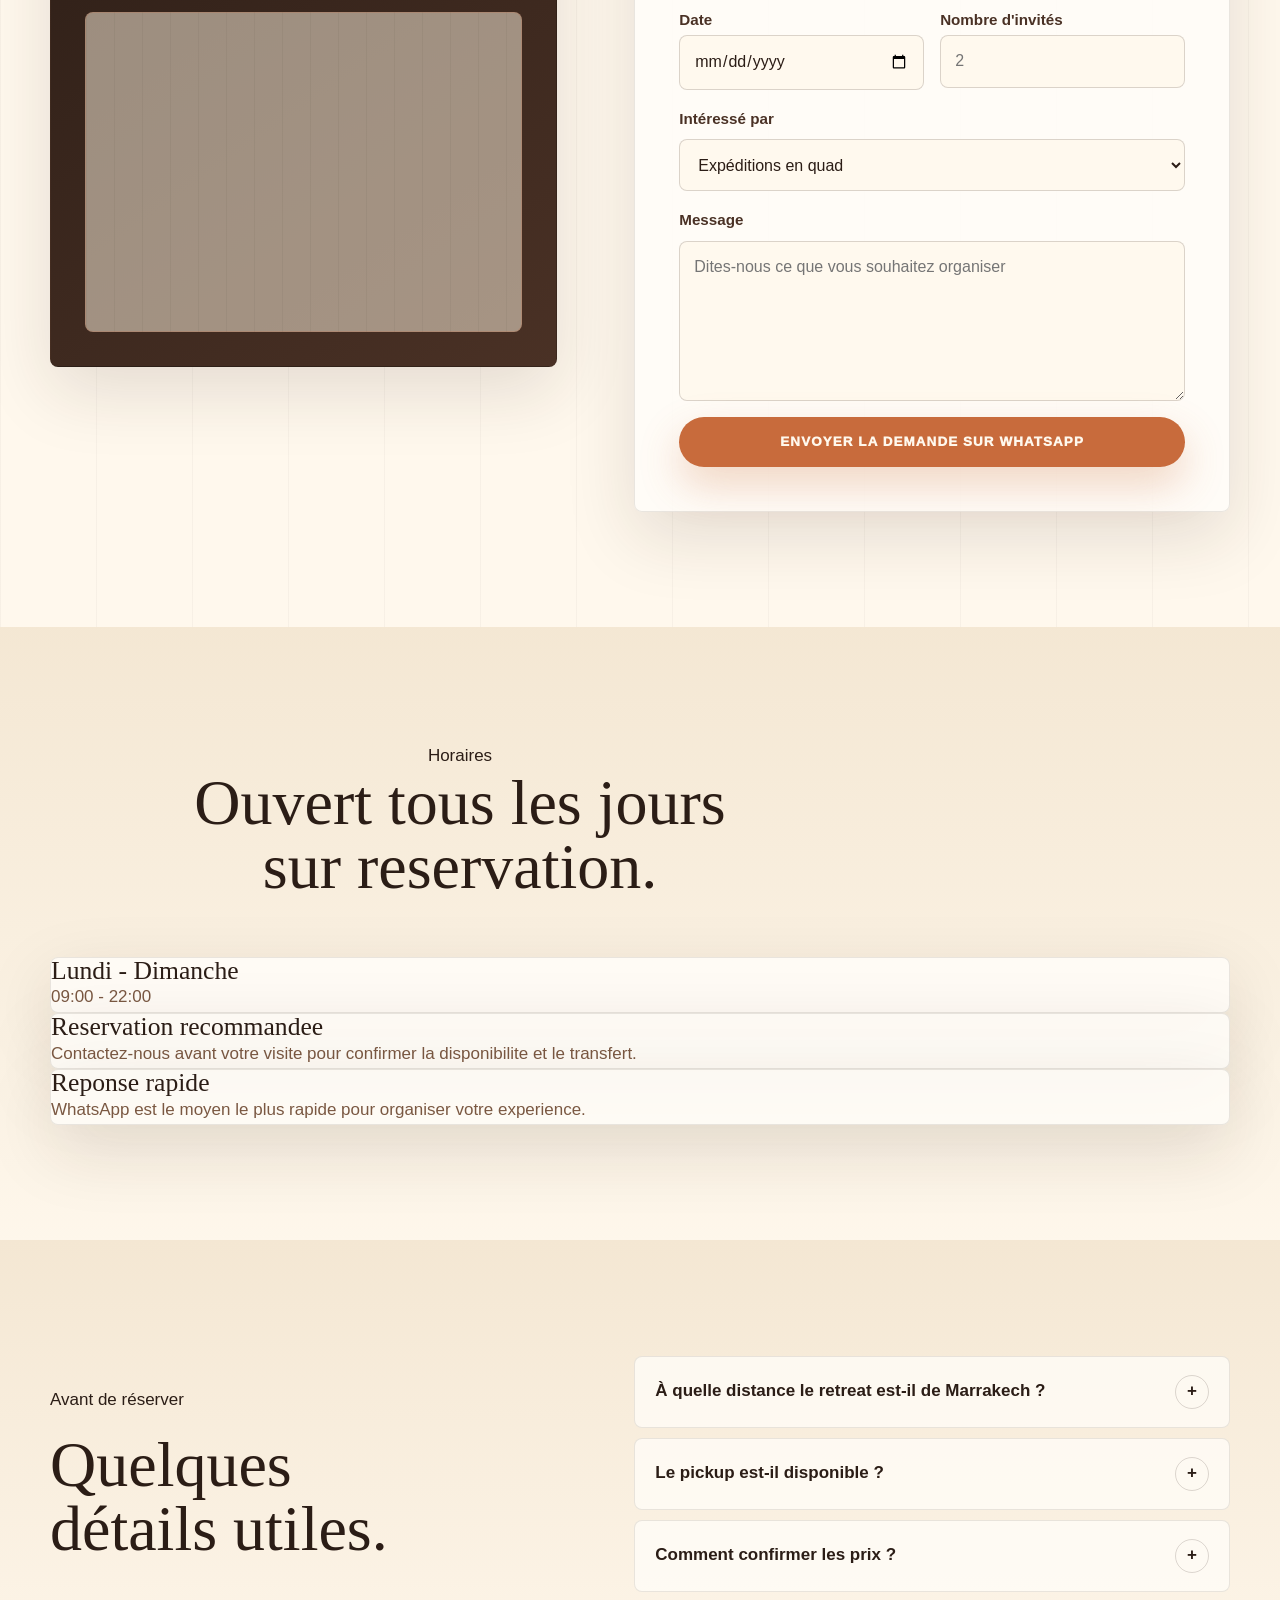
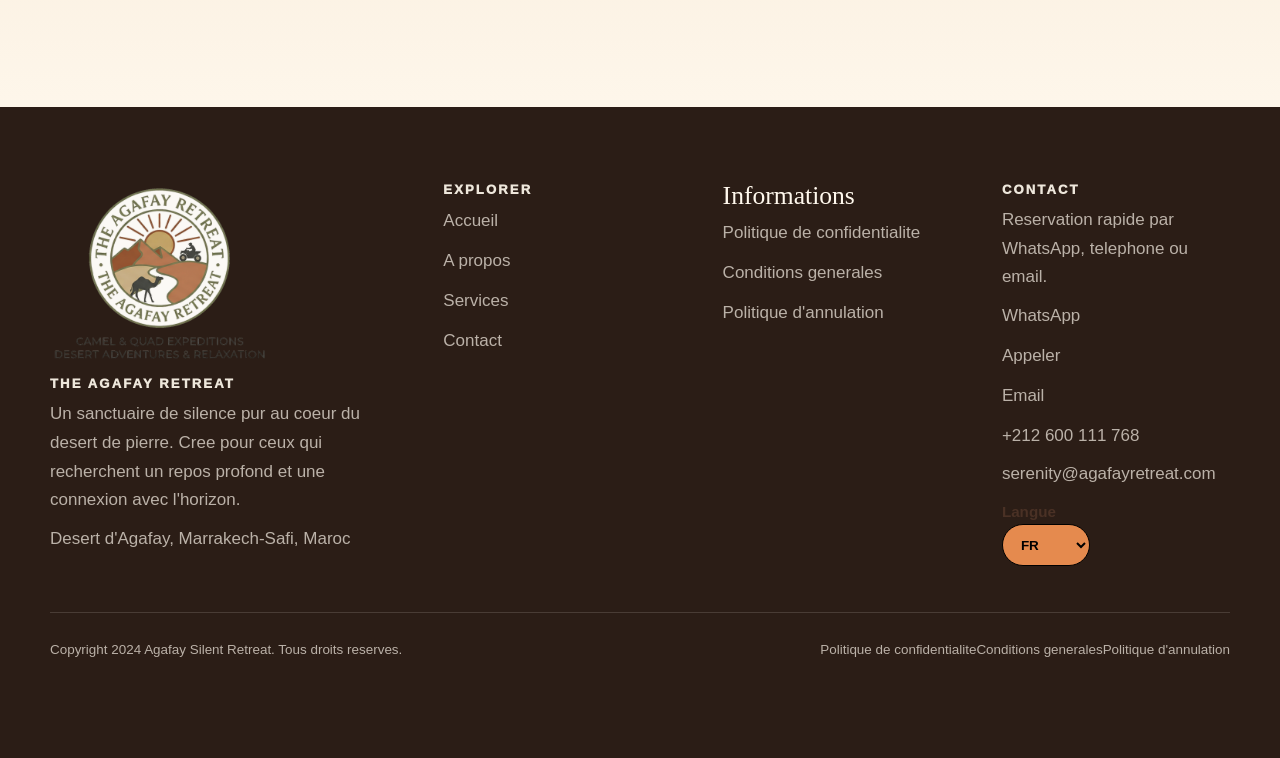
<file: contact.html>
<!DOCTYPE html>
<html lang="fr" dir="ltr">

<head>
  <meta charset="UTF-8" />
  <meta name="viewport" content="width=device-width, initial-scale=1.0" />
  <title data-i18n="contact_meta_title">Contact | The Agafay Retreat</title>
  <meta name="description" content="Contact and book The Agafay Retreat." data-i18n-content="contact_meta_description" />
  <link rel="stylesheet" href="./assets/css/style.css" />
</head>

<body data-page="contact">
  <a class="skip-link" href="#main" data-i18n="skip_to_content">Skip to content</a>

  <div data-site-nav></div>

  <main id="main">
    <section class="page-hero compact-hero page-header" id="contact-header">
      <img class="hero-image" src="./assets/img/transfer.jpg" width="1400" height="900" alt="Route vers le desert d'Agafay depuis Marrakech"
        fetchpriority="high" />
      <div class="hero-shade"></div>
      <div class="page-hero-content reveal"><span data-i18n="contact_kicker">Contact & booking</span>
        <h1 data-i18n="contact_hero_title">Begin your journey to the silent horizon.</h1>
        <p data-i18n="contact_hero_text">Send your preferred date, group size, and experience interests. The form opens
          WhatsApp with your request ready to send.</p>
      </div>
    </section>
    <section class="section contact-info" id="contact-info">
      <div class="container">
        <div class="contact-option-grid reveal">
          <article class="contact-option primary"><span data-i18n="contact_option_whatsapp">WhatsApp</span>
            <h3 data-i18n="contact_option_whatsapp_title">Fastest reply</h3>
            <p data-i18n="contact_option_whatsapp_text">Send your preferred date and group size directly.</p><a
              class="button button-primary" href="https://api.whatsapp.com/send?phone=212633049321&text="
              target="_blank" rel="noopener" data-i18n="mobile_whatsapp">WhatsApp</a>
          </article>
          <article class="contact-option"><span data-i18n="contact_option_call">Call</span>
            <h3 data-i18n="contact_option_call_title">Speak with us</h3>
            <p data-i18n="contact_option_call_text">Call our team directly for booking details.</p><a
              class="button button-secondary" href="tel:+212600111768"
              aria-label="Call The Agafay Retreat at +212600111768" data-i18n-aria-label="call_retreat_label" data-i18n="mobile_call">Call</a>
          </article>
          <a class="contact-option"
            href="mailto:serenity@agafayretreat.com?subject=Booking%20request%20-%20The%20Agafay%20Retreat"
            aria-label="Email The Agafay Retreat" data-i18n-aria-label="email_retreat_label"><span
              data-i18n="contact_option_email">Email</span>
            <h3 data-i18n="contact_option_email_title">Send details</h3>
            <p data-i18n="contact_option_email_text">Share dates, guests, and the experience you want.</p><span
              class="button button-secondary" data-i18n="email">Email</span>
          </a>
          <article class="contact-option"><span data-i18n="contact_option_location">Location</span>
            <h3 data-i18n="contact_option_location_title">Near Marrakech</h3>
            <p data-i18n="contact_option_location_text">Agafay stone desert, close to Marrakech.</p><a
              class="button button-secondary" href="#location-map" data-i18n="view_location">View Location</a>
          </article>
        </div>
      </div>
    </section>
    <section class="section contact-form-section contact-form" id="contact-form">
      <div class="container contact-layout">
        <div class="contact-panel reveal">

          <h2 class="contact-panel-title" data-i18n="contact_panel_title">Book, ask, or plan a private moment.</h2>
          <p data-i18n="contact_panel_text">From seamless arrivals to ancestral dining, every detail can be discussed
            directly before booking.</p>


          <div class="map-placeholder" id="location-map" aria-label="Commune d'Agafay, Marrakech-Safi Region, Morocco" data-i18n-aria-label="map_label">
            <iframe title="Map showing Agafay near Marrakech"
              src="https://www.google.com/maps/embed?pb=!1m18!1m12!1m3!1d13609.38016239737!2d-8.1979703!3d31.487198450000005!2m3!1f0!2f0!3f0!3m2!1i1024!2i768!4f13.1!3m3!1m2!1s0xdafdc6f683b8ba9%3A0xed7eaae2df67ffc7!2sAgafay!5e0!3m2!1sfr!2sma!4v1779268308890!5m2!1sfr!2sma"
              allowfullscreen="" loading="lazy" referrerpolicy="no-referrer-when-downgrade"></iframe></div>
        </div>
        <form class="booking-form reveal" data-booking-form>
          <div class="form-row"><label for="name" data-i18n="form_name">Full name</label><input id="name" name="name"
              type="text" autocomplete="name" required data-i18n-placeholder="form_name_placeholder"
              placeholder="Your name" /></div>
          <div class="form-row two">
            <div><label for="email" data-i18n="form_email">Email</label><input id="email" name="email" type="email"
                autocomplete="email" inputmode="email" data-i18n-placeholder="form_email_placeholder"
                placeholder="you@example.com" /></div>
            <div><label for="phone" data-i18n="form_phone">Phone / WhatsApp</label><input id="phone" name="phone"
                type="tel" autocomplete="tel" inputmode="tel" required data-i18n-placeholder="form_phone_placeholder"
                placeholder="+212..." /></div>
          </div>
          <div class="form-row two">
            <div><label for="date" data-i18n="form_date">Date</label><input id="date" name="date" type="date"
                required /></div>
            <div><label for="guests" data-i18n="form_guests">Number of guests</label><input id="guests" name="guests"
                type="number" min="1" inputmode="numeric" required data-i18n-placeholder="form_guests_placeholder"
                placeholder="2" /></div>
          </div>
          <div class="form-row"><label for="interest" data-i18n="form_interest">Interested in</label><select
              id="interest" name="interest" required>
              <option value="Quad Expeditions" data-i18n="quad_title">Quad Expeditions</option>
              <option value="Camel Treks" data-i18n="camel_title">Camel Treks</option>
              <option value="Pool Days with Lunch" data-i18n="pool_title">Pool Days with Lunch</option>
              <option value="Dinner Shows" data-i18n="dinner_title">Dinner Shows</option>
              <option value="Overnight stay" data-i18n="overnight_title">Overnight stay</option>
              <option value="Marrakech transfer" data-i18n="transfer_title">Marrakech transfer</option>
            </select></div>
          <div class="form-row"><label for="message" data-i18n="form_message">Message</label><textarea id="message"
              name="message" rows="5" data-i18n-placeholder="form_message_placeholder"
              placeholder="Tell us what you would like to arrange"></textarea></div>
          <button class="button button-primary form-submit" type="submit" data-i18n="form_submit">Send Request on
            WhatsApp</button>
        </form>
      </div>
    </section>
    <section class="section band opening-hours" id="opening-hours">
      <div class="container">
        <div class="section-heading reveal">
          <span data-i18n="hours_kicker">Horaires</span>
          <h2 data-i18n="hours_title">Ouvert tous les jours sur reservation.</h2>
        </div>
        <div class="values-grid">
          <article class="value-card reveal">
            <h3 data-i18n="hours_week_title">Lundi - Dimanche</h3>
            <p data-i18n="hours_week_text">09:00 - 22:00</p>
          </article>
          <article class="value-card reveal">
            <h3 data-i18n="hours_booking_title">Reservation recommandee</h3>
            <p data-i18n="hours_booking_text">Contactez-nous avant votre visite pour confirmer la disponibilite et le transfert.</p>
          </article>
          <article class="value-card reveal">
            <h3 data-i18n="hours_response_title">Reponse rapide</h3>
            <p data-i18n="hours_response_text">WhatsApp est le moyen le plus rapide pour organiser votre experience.</p>
          </article>
        </div>
      </div>
    </section>

    <section class="section band faq-section" id="faq">
      <div class="container faq-layout">
        <div class="section-copy reveal"><span data-i18n="faq_kicker">Before you book</span>
          <h2 data-i18n="faq_title">A few useful details.</h2>
        </div>
        <div class="faq-list reveal" data-accordion>
          <article class="faq-item"><button type="button" aria-expanded="false"><span data-i18n="faq_q1">How far is the
                retreat from Marrakech?</span><span>+</span></button>
            <div>
              <p data-i18n="faq_a1">The retreat is located around forty-five minutes from the vibrant energy of
                Marrakech.</p>
            </div>
          </article>
          <article class="faq-item"><button type="button" aria-expanded="false"><span data-i18n="faq_q2">Is pickup
                available?</span><span>+</span></button>
            <div>
              <p data-i18n="faq_a2">Complimentary pick-up service is available within a 7km radius of Marrakech's
                historic Medina.</p>
            </div>
          </article>
          <article class="faq-item"><button type="button" aria-expanded="false"><span data-i18n="faq_q3">How do I
                confirm prices?</span><span>+</span></button>
            <div>
              <p data-i18n="faq_a3">Prices should be confirmed directly when booking. Use the form or WhatsApp to
                request current details.</p>
            </div>
          </article>
        </div>
      </div>
    </section>
  </main>

  <div data-site-footer></div>


  <script src="./assets/js/translations.js"></script>
  <script src="./assets/js/script.js"></script>
</body>

</html>
</file>
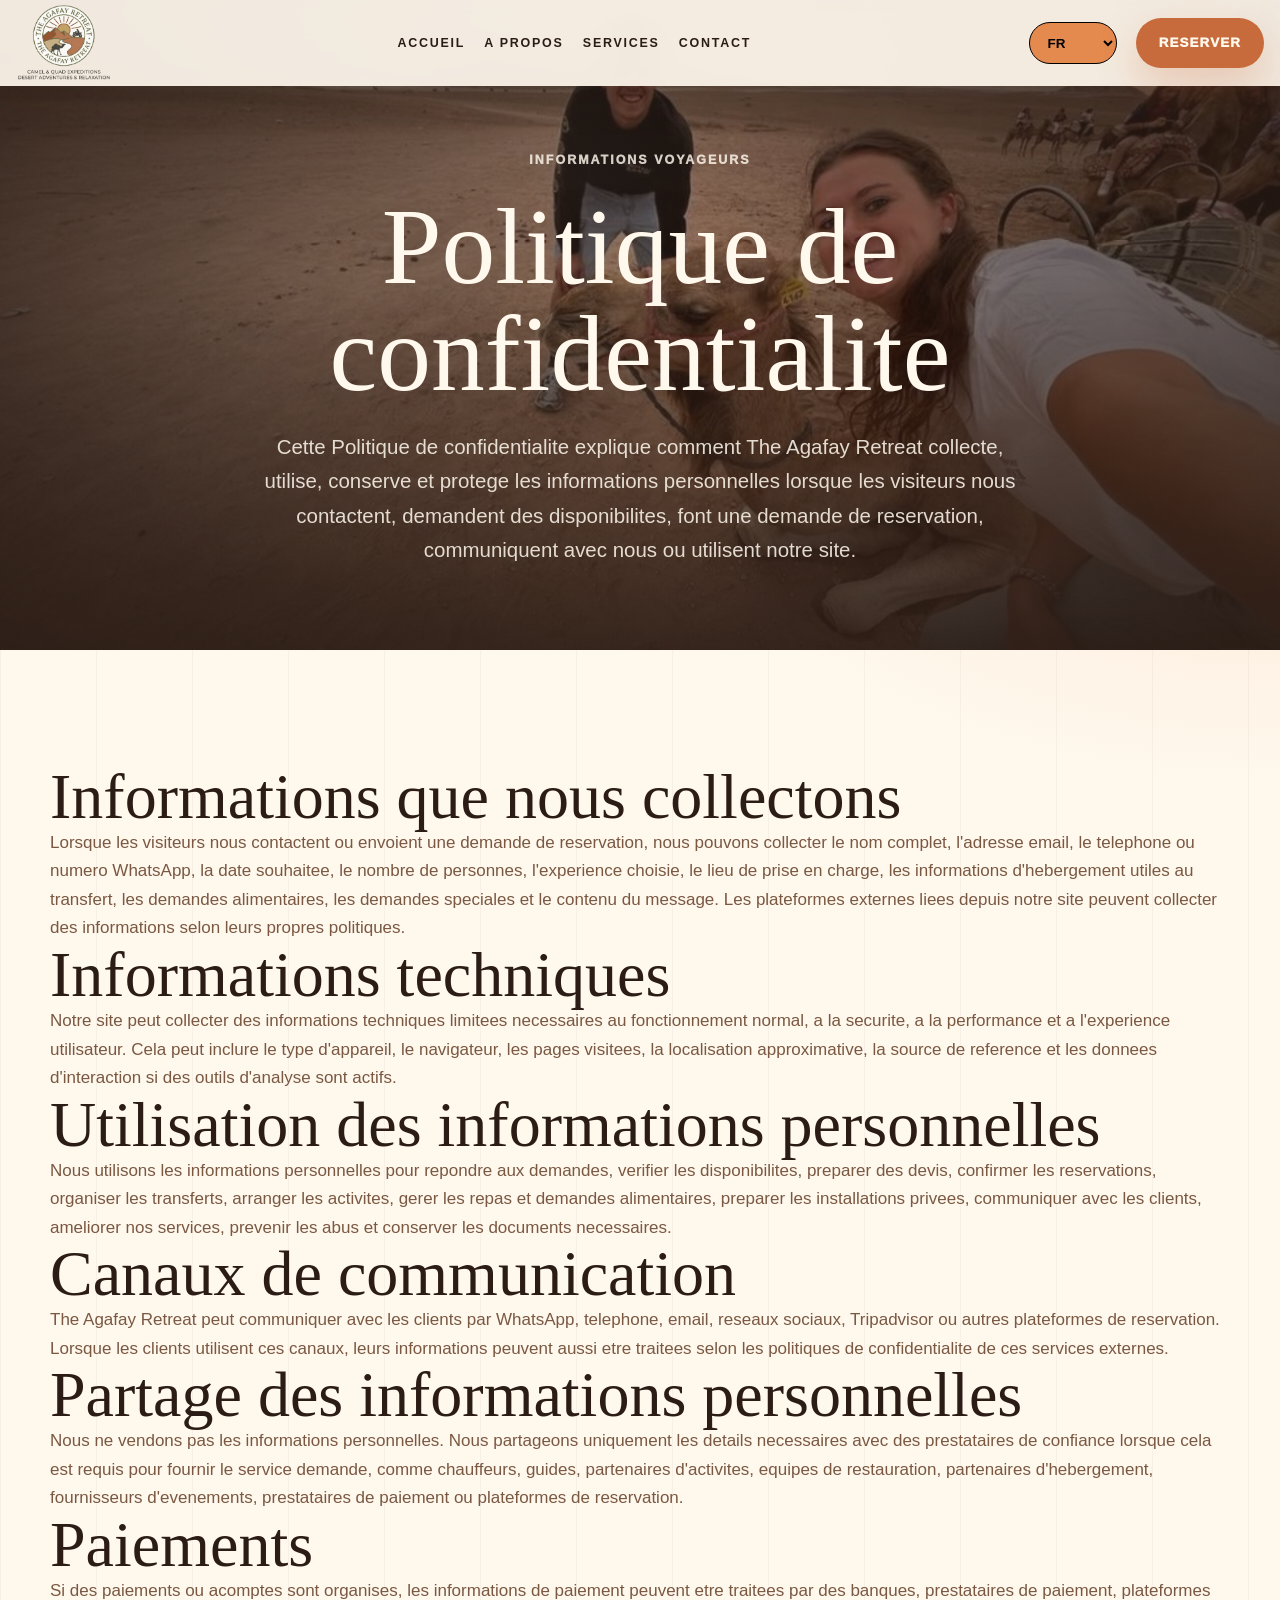
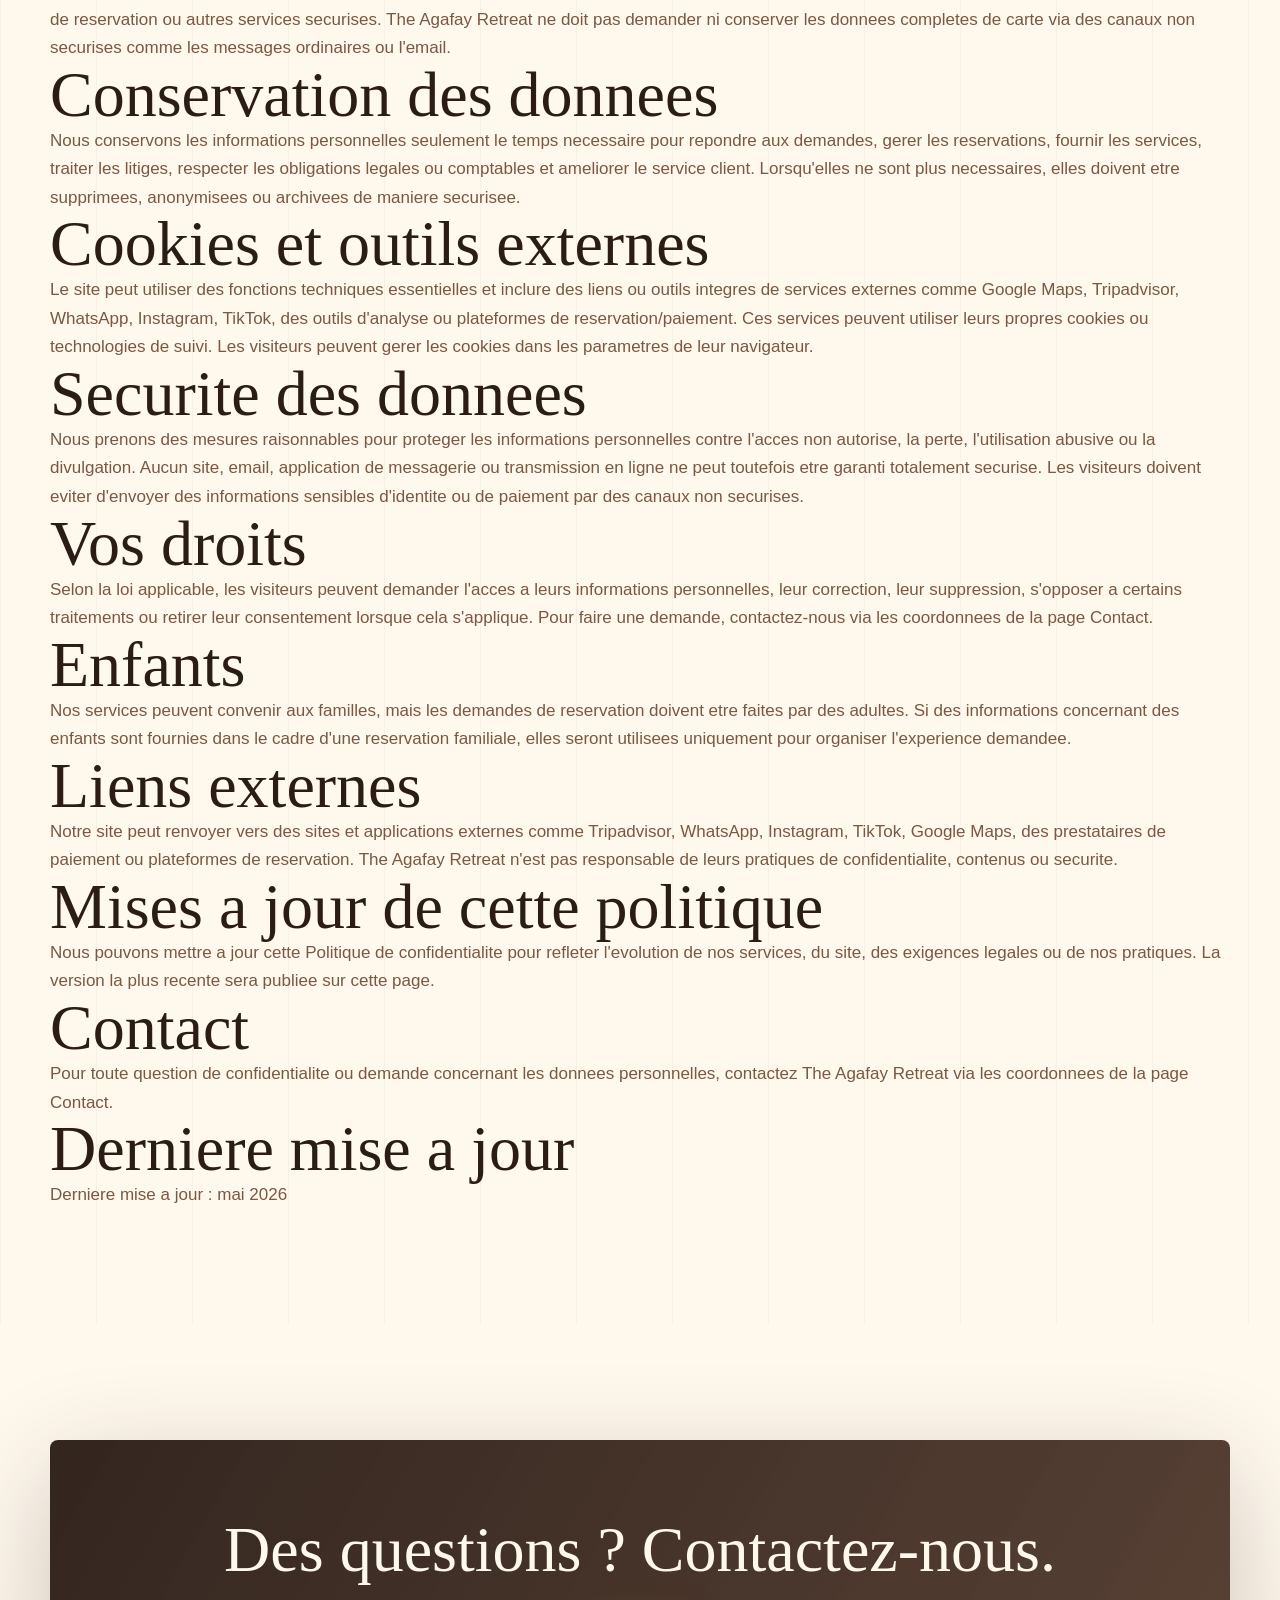
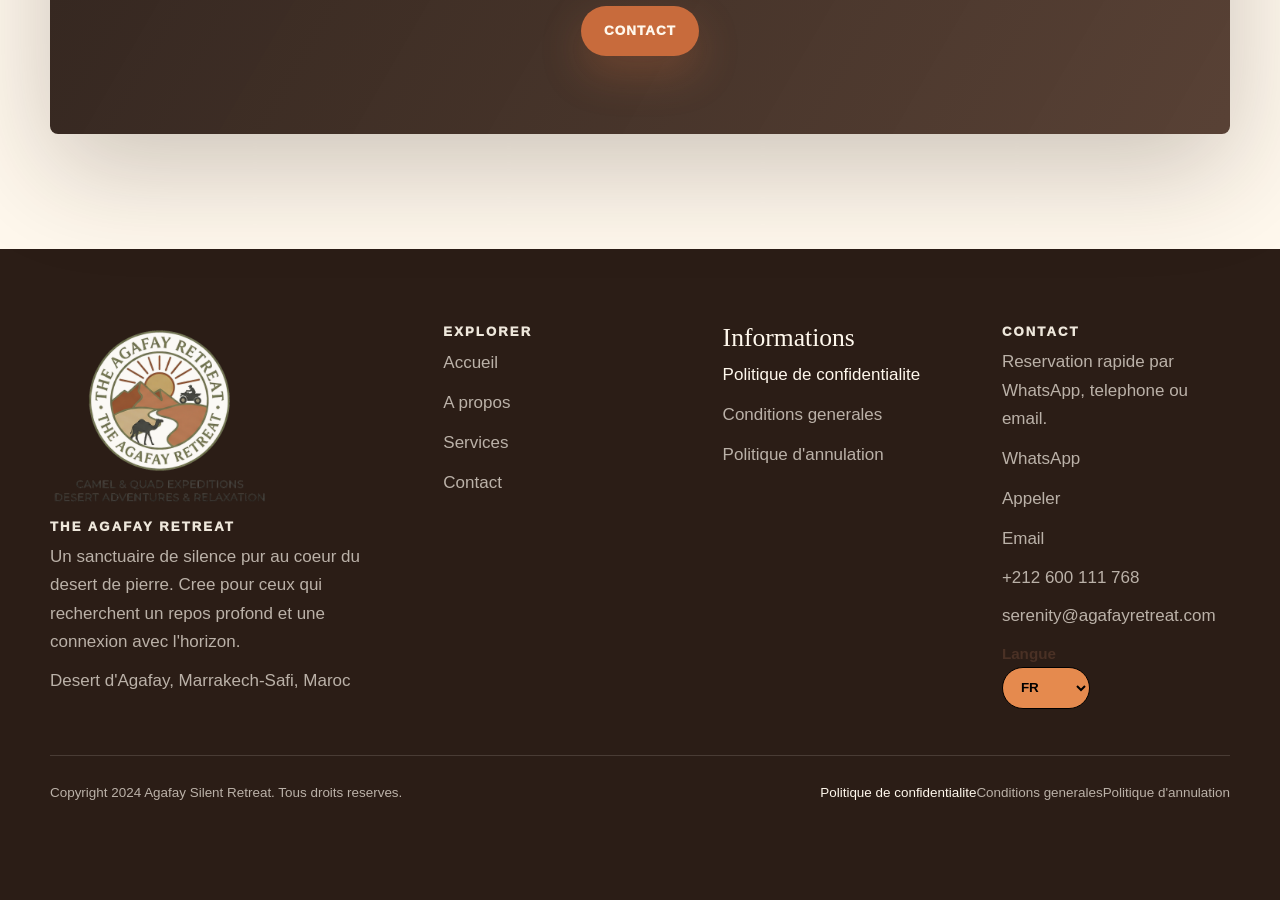
<file: privacy-policy.html>
<!DOCTYPE html>
<html lang="fr" dir="ltr">

<head>
  <meta charset="UTF-8" />
  <meta name="viewport" content="width=device-width, initial-scale=1.0" />
  <title data-i18n="privacy_meta_title">Privacy Policy</title>
  <meta name="description"
    content="Learn how we collect, use, and protect personal information when you contact us, request a booking, or use our website." data-i18n-content="privacy_meta_description" />
  <link rel="stylesheet" href="./assets/css/style.css" />
</head>

<body class="legal-page" data-page="privacy">
  <!-- This page contains standard market-based policy text and should be reviewed by the business owner before publishing. -->
  <a class="skip-link" href="#main" data-i18n="skip_to_content">Skip to content</a>

  <div data-site-nav></div>

  <main id="main">
    <section class="page-hero compact-hero legal-hero"><img class="hero-image" src="./assets/img/architecture.jpeg"
        width="1400" height="1600" alt="Architecture minimaliste du retreat dans le desert d'Agafay" fetchpriority="high" />
      <div class="hero-shade" aria-hidden="true"></div>
      <div class="page-hero-content reveal"><span data-i18n="legal_kicker">Guest information</span>
        <h1 data-i18n="privacy_title">Privacy Policy</h1>
        <p data-i18n="privacy_intro">This Privacy Policy explains how we collect, use, store, and protect personal information when visitors
          contact us, request availability, make a booking enquiry, or communicate with us through the website,
          WhatsApp, phone, email, or social media.</p>
      </div>
    </section>
    <section class="section legal-section legal-content">
      <div class="container legal-wrap">
        <article class="legal-card reveal">
          <h2 data-i18n="privacy_s1_title">Information we collect</h2>
          <p data-i18n="privacy_s1_text">When you contact us or send a booking enquiry, we may collect the information you choose to provide,
            including your full name, email address, phone or WhatsApp number, preferred date, number of guests or
            travelers, selected service, pickup location, hotel or riad details, destination preferences, dietary
            requests, special requests, and message content.</p>
        </article>
        <article class="legal-card reveal">
          <h2 data-i18n="privacy_s2_title">Technical information</h2>
          <p data-i18n="privacy_s2_text">Our website may collect limited technical information needed for normal operation, performance, security,
            and user experience. This may include browser type, device type, pages visited, approximate location,
            referral source, and interaction data if analytics or similar tools are active.</p>
        </article>
        <article class="legal-card reveal">
          <h2 data-i18n="privacy_s3_title">How we use your information</h2>
          <p data-i18n="privacy_s3_text">We use personal information to reply to enquiries, check availability, prepare quotes, confirm bookings,
            arrange pickup or transfers, coordinate services, communicate before and during the experience, improve our
            services, prevent misuse, and keep necessary business records.</p>
        </article>
        <article class="legal-card reveal">
          <h2 data-i18n="privacy_s4_title">Communication channels</h2>
          <p data-i18n="privacy_s4_text">We may communicate with guests through WhatsApp, phone, email, social media, or external travel platforms.
            When you choose to use these channels, your information may also be processed according to the privacy
            policies of those external services.</p>
        </article>
        <article class="legal-card reveal">
          <h2 data-i18n="privacy_s6_title">Sharing personal information</h2>
          <p data-i18n="privacy_s6_text">We do not sell personal information. We may share only the necessary booking details with trusted service
            providers when required to deliver the requested service, such as drivers, guides, hotels, camps,
            restaurants, activity providers, transport partners, payment providers, or booking platforms.</p>
        </article>
        <article class="legal-card reveal">
          <h2 data-i18n="privacy_s7_title">Payments</h2>
          <p data-i18n="privacy_s7_text">If payments or deposits are arranged, payment information may be processed by banks, payment providers,
            booking platforms, or other secure payment services. We do not request or store full card details through
            unsecured channels such as normal messages or email.</p>
        </article>
        <article class="legal-card reveal">
          <h2 data-i18n="privacy_s8_title">Data retention</h2>
          <p data-i18n="privacy_s8_text">We keep personal information only as long as necessary to respond to enquiries, manage bookings, provide
            services, handle disputes, comply with legal or accounting requirements, and improve customer service. When
            information is no longer needed, it should be deleted, anonymized, or securely archived.</p>
        </article>
        <article class="legal-card reveal">
          <h2 data-i18n="privacy_s9_title">Cookies and external tools</h2>
          <p data-i18n="privacy_s9_text">The website may use essential technical features and may include links or embedded tools from external
            services such as Google Maps, WhatsApp, Instagram, TikTok, analytics tools, booking platforms, or payment
            services. These services may use their own cookies or tracking technologies. Visitors can manage cookies
            through their browser settings.</p>
        </article>
        <article class="legal-card reveal">
          <h2 data-i18n="privacy_s10_title">Data security</h2>
          <p data-i18n="privacy_s10_text">We take reasonable steps to protect personal information against unauthorized access, loss, misuse, or
            disclosure. However, no website, email, messaging app, or online transmission can be guaranteed completely
            secure. Visitors should avoid sending sensitive identity or payment information through unsecured channels.
          </p>
        </article>
        <article class="legal-card reveal">
          <h2 data-i18n="privacy_s12_title">Your rights</h2>
          <p data-i18n="privacy_s12_text">Depending on applicable law, visitors may request access to their personal information, ask for correction,
            request deletion, object to certain processing, or withdraw consent where applicable. To make a request,
            visitors can contact us through the details listed on the Contact page.</p>
        </article>
        <article class="legal-card reveal">
          <h2 data-i18n="privacy_s13_title">Children and family bookings</h2>
          <p data-i18n="privacy_s13_text">Our services may be suitable for families, but booking requests should be made by adults. If information
            about children is provided as part of a family booking, it will only be used to organize the requested
            service.</p>
        </article>
        <article class="legal-card reveal">
          <h2 data-i18n="privacy_s14_title">External links</h2>
          <p data-i18n="privacy_s14_text">Our website may link to external websites and apps such as Google Maps, WhatsApp, Instagram, TikTok,
            payment providers, accommodation providers, or booking platforms. We are not responsible for the privacy
            practices, content, or security of these third-party services.</p>
        </article>
        <article class="legal-card reveal">
          <h2 data-i18n="privacy_s15_title">Updates to this policy</h2>
          <p data-i18n="privacy_s15_text">We may update this Privacy Policy from time to time to reflect changes in our services, website, legal
            requirements, or business practices. The latest version will be published on this page.</p>
        </article>
        <article class="legal-card reveal">
          <h2 data-i18n="privacy_s16_title">Contact</h2>
          <p data-i18n="privacy_s16_text">For privacy questions or personal data requests, please contact us through the contact details listed on
            the Contact page.</p>
        </article>
        <article class="legal-card legal-updated reveal">
          <h2 data-i18n="last_updated_title">Last updated</h2>
          <p data-i18n="last_updated_text">Last updated: May 2026</p>
        </article>
      </div>
    </section>
    <section class="cta-panel legal-cta">
      <div class="container reveal">
        <h2 data-i18n="legal_cta_title">Have questions? Contact us.</h2><a class="button button-primary" href="contact.html" data-i18n="contact">Contact</a>
      </div>
    </section>
  </main>

  <div data-site-footer></div>


  <script src="./assets/js/translations.js"></script>
  <script src="./assets/js/script.js"></script>
</body>

</html>
</file>
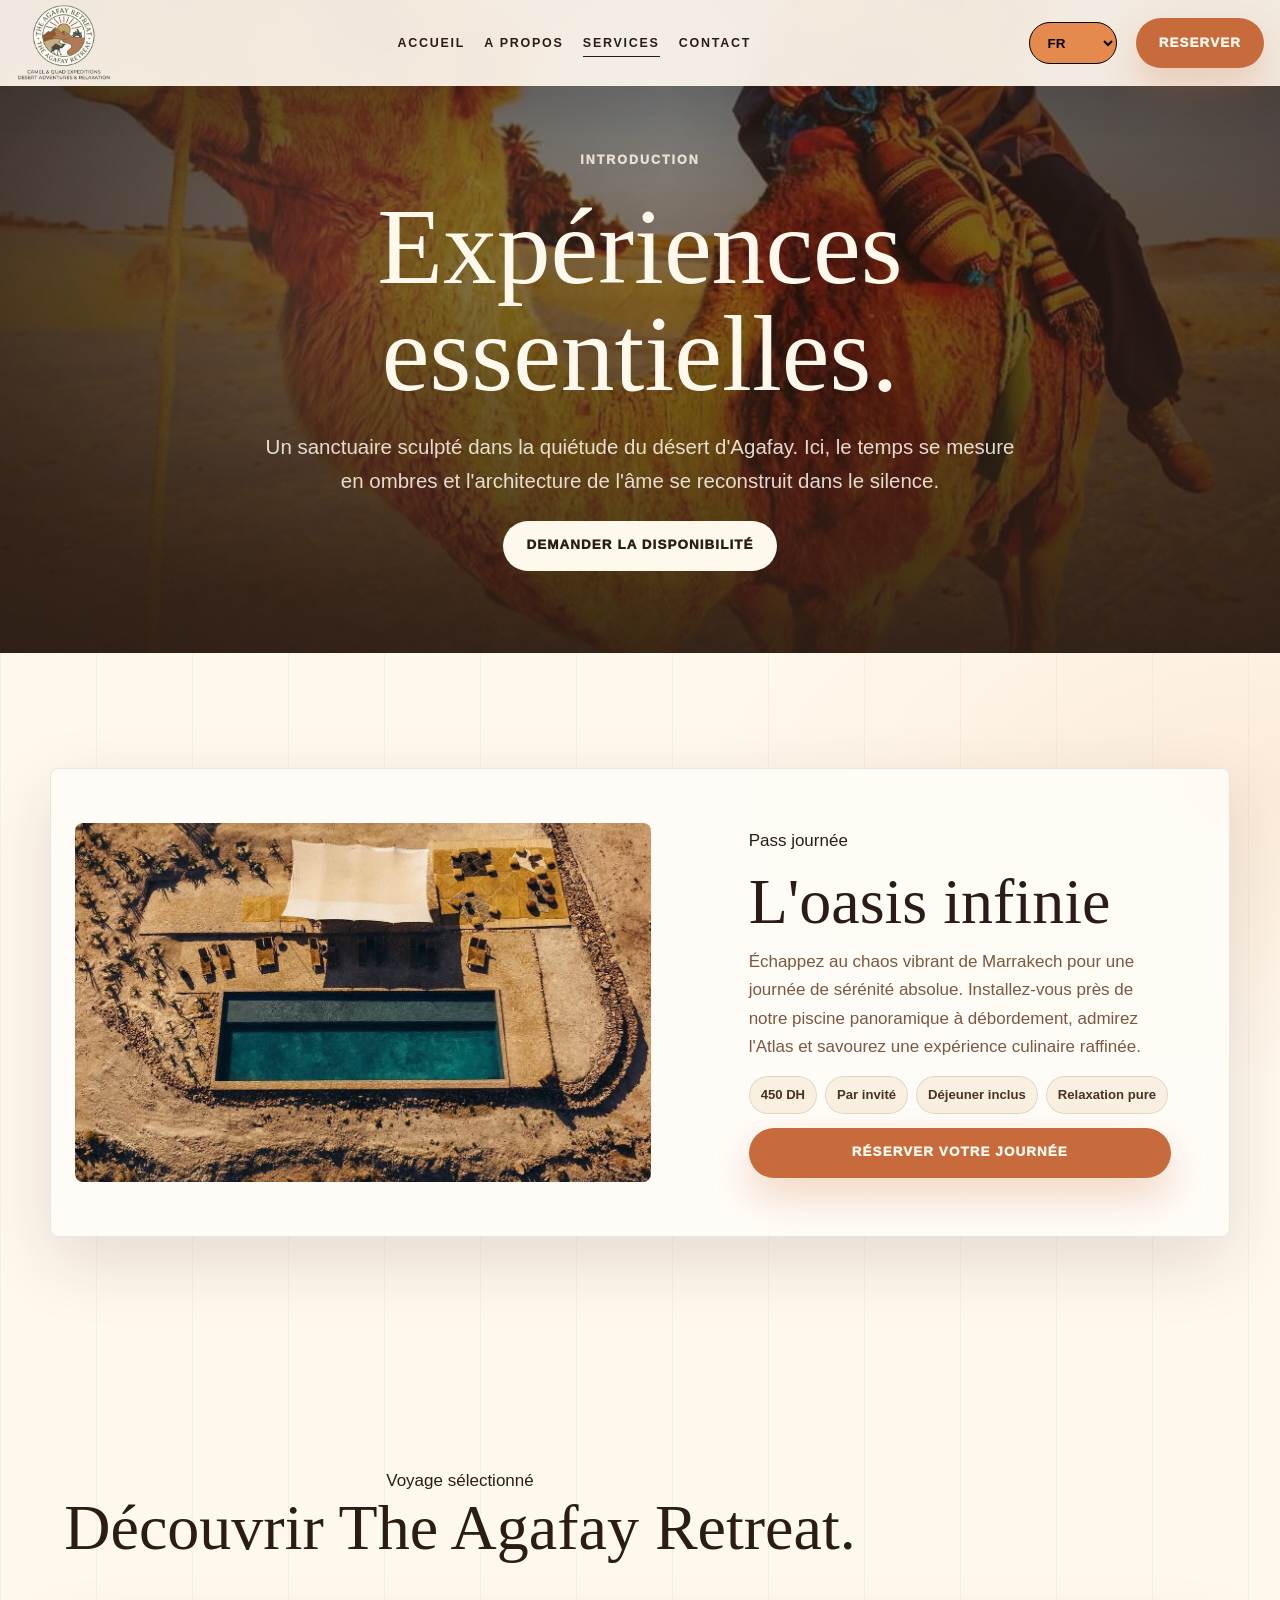
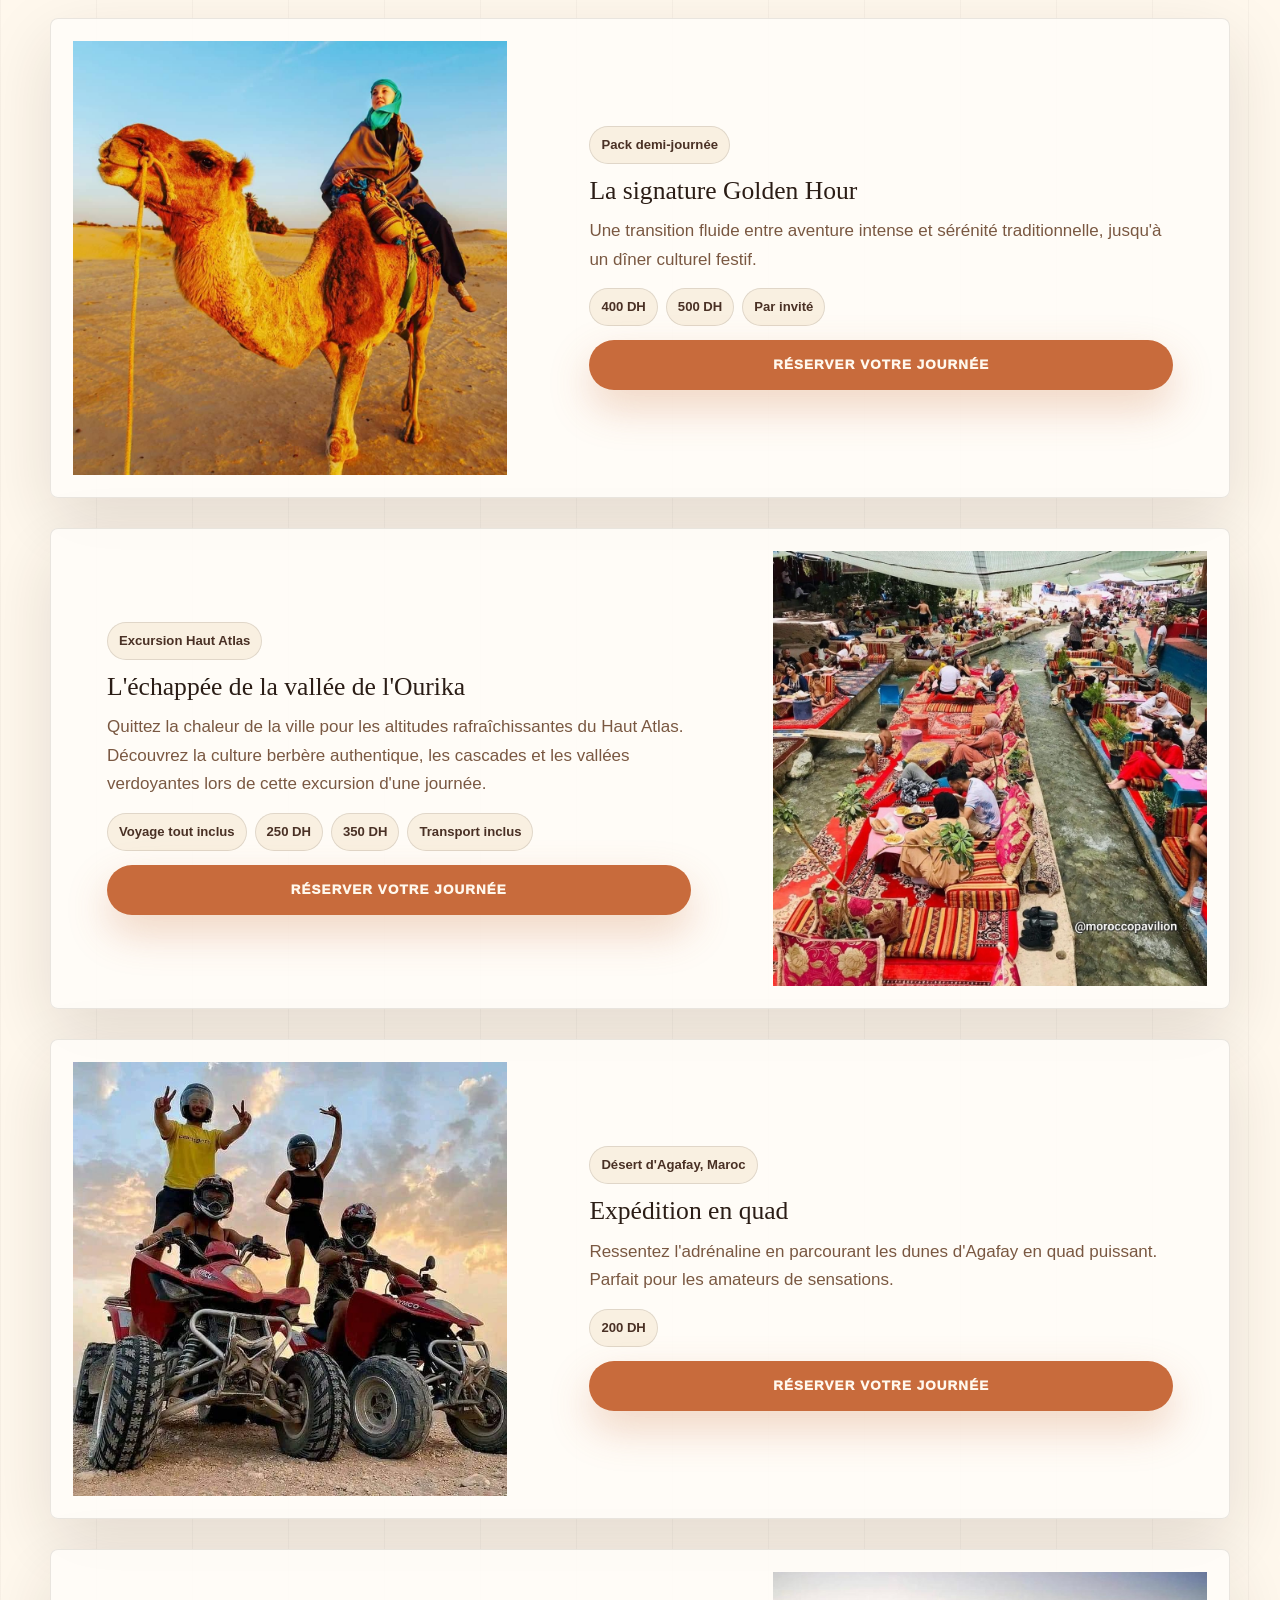
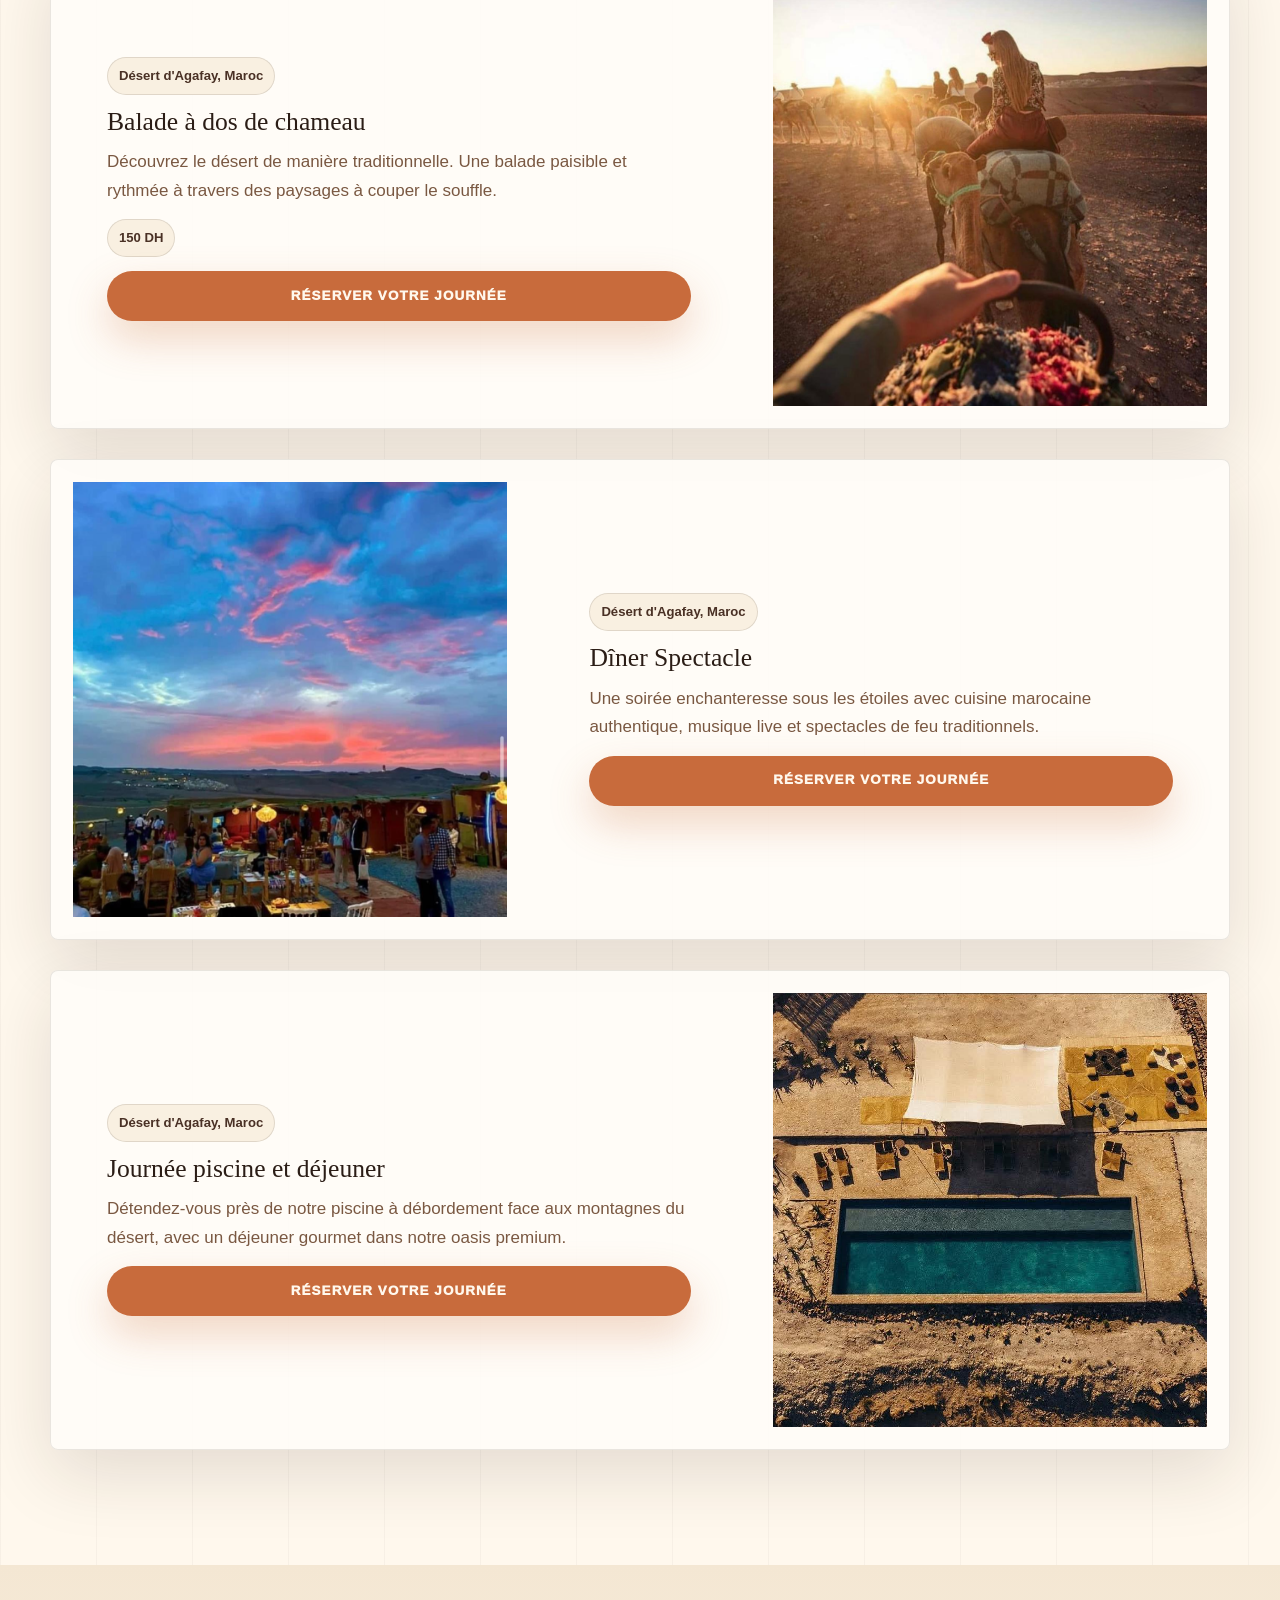
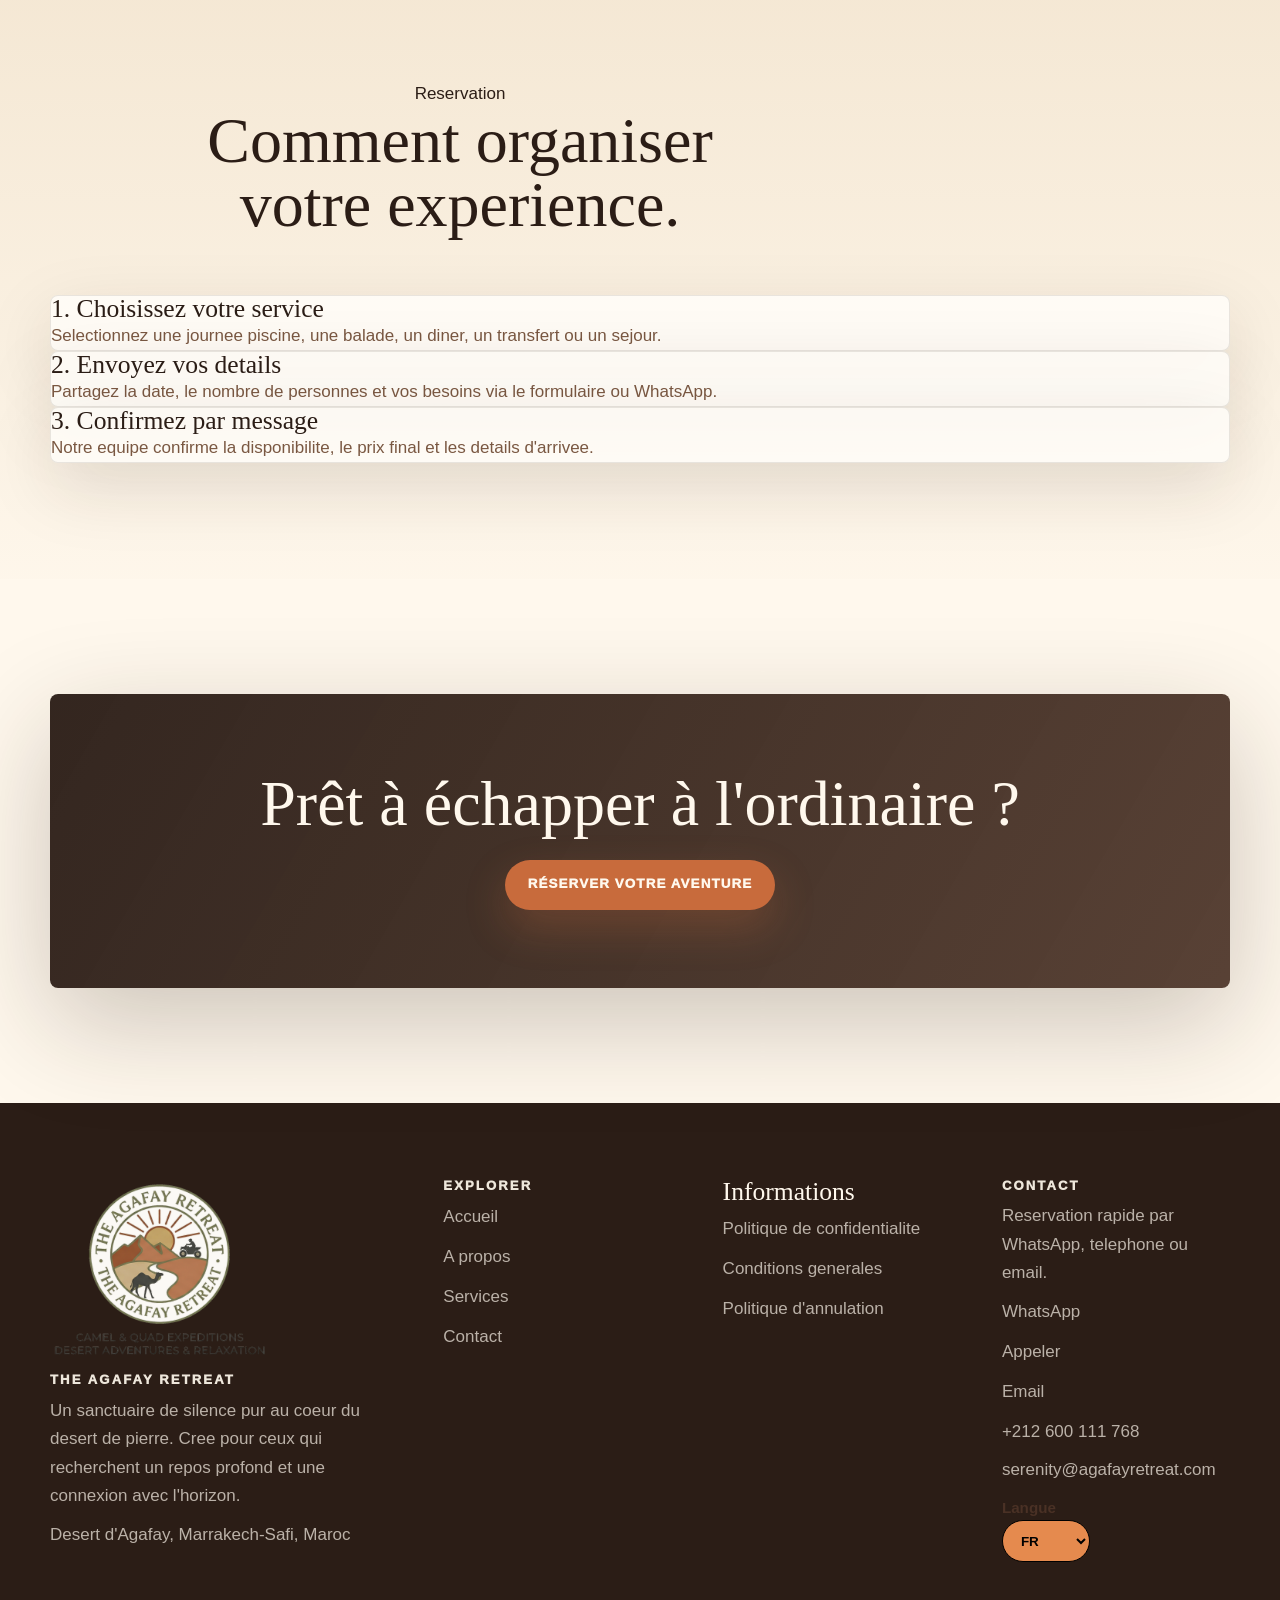
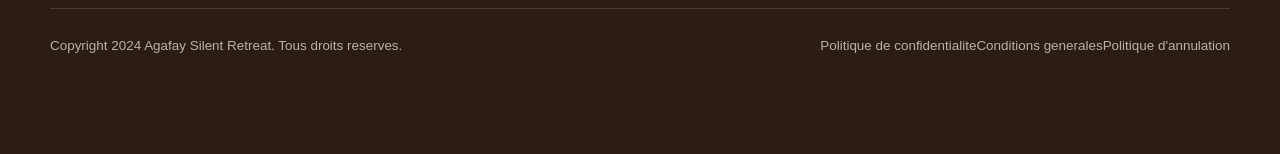
<file: services.html>
<!DOCTYPE html>
<html lang="fr" dir="ltr">

<head>
  <meta charset="UTF-8" />
  <meta name="viewport" content="width=device-width, initial-scale=1.0" />
  <title data-i18n="experience_meta_title">Services | The Agafay Retreat</title>
  <meta name="description" content="Explore desert services and experiences at The Agafay Retreat." data-i18n-content="experience_meta_description" />
  <link rel="stylesheet" href="./assets/css/style.css" />
</head>

<body data-page="services">
  <a class="skip-link" href="#main" data-i18n="skip_to_content">Skip to content</a>

  <div data-site-nav></div>

  <main id="main">
    <section class="page-hero compact-hero page-header" id="services-header">
      <img class="hero-image" src="./assets/img/golden-hour.jpeg" width="1400" height="900" alt="Coucher de soleil sur le desert d'Agafay"
        fetchpriority="high" />
      <div class="hero-shade"></div>
      <div class="page-hero-content reveal"><span data-i18n="experience_intro_kicker">Introduction</span>
        <h1 data-i18n="experience_intro_title">Essential Experiences.</h1>
        <p data-i18n="experience_intro_text">A sanctuary carved from the stillness of the Agafay Desert. Here, time is measured in shadows and the
          architecture of the soul is rebuilt in silence.</p><a class="button button-light" href="contact.html" data-i18n="request_availability">Request Availability</a>
      </div>
    </section>
    <section class="section featured-experience-section pricing" id="pricing">
      <div class="container featured-experience reveal">
        <img src="./assets/img/pool-day.jpeg" width="900" height="650" alt="The Infinity Oasis" data-i18n-alt="infinity_oasis_title" loading="lazy" />
        <div>
          <span data-i18n="day_pass">Day Pass</span>
          <h2 data-i18n="infinity_oasis_title">The Infinity Oasis</h2>
          <p data-i18n="infinity_oasis_text">Escape the vibrant chaos of Marrakech for a day of absolute serenity. Lounge by our panoramic infinity
            pool, soak in the Atlas Mountain views, and indulge in a refined culinary experience.</p>
          <div class="card-meta"><span>450 DH</span><span data-i18n="per_guest">Per Guest</span><span data-i18n="lunch_included">Lunch Included</span><span data-i18n="pure_relaxation">Pure
              Relaxation</span></div>
          <a class="button button-primary" href="contact.html" data-i18n="reserve_your_day">Reserve your Day</a>
        </div>
      </div>
    </section>
    <section class="section services-list" id="services-list">
      <div class="container">
        <div class="section-heading reveal"><span data-i18n="curated_journey">Curated Journey</span>
          <h2 data-i18n="discover_retreat">Discover The Agafay Retreat.</h2>
        </div>
        <div class="experience-list">
          <article class="detail-card reveal" id="golden-hour"><img src="./assets/img/golden-hour.jpeg" width="700"
              height="700" alt="The Golden Hour Signature" data-i18n-alt="golden_hour_title" loading="lazy" />
            <div><span class="category-label" data-i18n="half_day_pack">Half-Day Pack</span>
              <h3 data-i18n="golden_hour_title">The Golden Hour Signature</h3>
              <p data-i18n="golden_hour_text">A seamless transition from high-energy adventure to traditional serenity, culminating in a festive
                cultural dinner under the desert stars.</p>
              <div class="card-meta"><span>400 DH</span><span>500 DH</span><span data-i18n="per_guest">Per Guest</span></div><a
                class="button button-primary" href="contact.html" data-i18n="reserve_your_day">Reserve your Day</a>
            </div>
          </article>
          <article class="detail-card reveal" id="ourika"><img src="./assets/img/pool-oasis.jpg" width="700"
              height="700" alt="The Ourika Valley Escape" data-i18n-alt="ourika_title" loading="lazy" />
            <div><span class="category-label" data-i18n="high_atlas_excursion">High Atlas Excursion</span>
              <h3 data-i18n="ourika_title">The Ourika Valley Escape</h3>
              <p data-i18n="ourika_text">Trade the heat of the city for the refreshing altitudes of the High Atlas Mountains. Discover authentic
                Berber culture, cascading waterfalls, and lush river valleys on this curated full-day excursion.</p>
              <div class="card-meta"><span data-i18n="all_inclusive_journey">All-Inclusive Journey</span><span>250 DH</span><span>350
                  DH</span><span data-i18n="transport_included">Transport Included</span></div><a class="button button-primary"
                href="contact.html" data-i18n="reserve_your_day">Reserve your Day</a>
            </div>
          </article>
          <article class="detail-card reveal" id="quad"><img src="./assets/img/quad.jpeg" width="700" height="700"
              alt="Quad Expedition" data-i18n-alt="quad_alt" loading="lazy" />
            <div><span class="category-label" data-i18n="agafay_desert_morocco">Agafay Desert, Morocco</span>
              <h3 data-i18n="quad_alt">Quad Expedition</h3>
              <p data-i18n="quad_expedition_text">Feel the thrill of navigating the rugged Agafay dunes on a powerful quad bike. Perfect for adrenaline
                seekers.</p>
              <div class="card-meta"><span>200 DH</span></div><a class="button button-primary"
                href="contact.html" data-i18n="reserve_your_day">Reserve your Day</a>
            </div>
          </article>
          <article class="detail-card reveal" id="camel"><img src="./assets/img/camel.jpeg" width="700" height="700"
              alt="Camel Ride" data-i18n-alt="camel_ride_title" loading="lazy" />
            <div><span class="category-label" data-i18n="agafay_desert_morocco">Agafay Desert, Morocco</span>
              <h3 data-i18n="camel_ride_title">Camel Ride</h3>
              <p data-i18n="camel_ride_text">Experience the desert the traditional way. A peaceful and rhythmic ride across the breathtaking
                landscapes.</p>
              <div class="card-meta"><span>150 DH</span></div><a class="button button-primary"
                href="contact.html" data-i18n="reserve_your_day">Reserve your Day</a>
            </div>
          </article>
          <article class="detail-card reveal" id="dinner"><img src="./assets/img/dinner.jpeg" width="700"
              height="700" alt="Dîner Spectacle" data-i18n-alt="dinner_spectacle_title" loading="lazy" />
            <div><span class="category-label" data-i18n="agafay_desert_morocco">Agafay Desert, Morocco</span>
              <h3 data-i18n="dinner_spectacle_title">Dîner Spectacle</h3>
              <p data-i18n="dinner_spectacle_text">An enchanting evening under the stars featuring authentic Moroccan cuisine, live music, and traditional
                fire shows.</p><a class="button button-primary" href="contact.html" data-i18n="reserve_your_day">Reserve your Day</a>
            </div>
          </article>
          <article class="detail-card reveal" id="pool"><img src="./assets/img/pool-day.jpeg" width="700"
              height="700" alt="Pool Day and Lunch" data-i18n-alt="pool_day_lunch_title" loading="lazy" />
            <div><span class="category-label" data-i18n="agafay_desert_morocco">Agafay Desert, Morocco</span>
              <h3 data-i18n="pool_day_lunch_title">Pool Day &amp; Lunch</h3>
              <p data-i18n="pool_day_lunch_text">Relax by our infinity pool overlooking the desert mountains, complete with a gourmet lunch in our
                premium oasis.</p><a class="button button-primary" href="contact.html" data-i18n="reserve_your_day">Reserve your Day</a>
            </div>
          </article>
        </div>
      </div>
    </section>
    <section class="section band process" id="process">
      <div class="container">
        <div class="section-heading reveal">
          <span data-i18n="process_kicker">Reservation</span>
          <h2 data-i18n="process_title">Comment organiser votre experience.</h2>
        </div>
        <div class="values-grid">
          <article class="value-card reveal">
            <h3 data-i18n="process_step_1_title">1. Choisissez votre service</h3>
            <p data-i18n="process_step_1_text">Selectionnez une journee piscine, une balade, un diner, un transfert ou un sejour.</p>
          </article>
          <article class="value-card reveal">
            <h3 data-i18n="process_step_2_title">2. Envoyez vos details</h3>
            <p data-i18n="process_step_2_text">Partagez la date, le nombre de personnes et vos besoins via le formulaire ou WhatsApp.</p>
          </article>
          <article class="value-card reveal">
            <h3 data-i18n="process_step_3_title">3. Confirmez par message</h3>
            <p data-i18n="process_step_3_text">Notre equipe confirme la disponibilite, le prix final et les details d'arrivee.</p>
          </article>
        </div>
      </div>
    </section>

    <section class="cta-panel cta" id="cta">
      <div class="container reveal">
        <h2 data-i18n="ordinary_cta">Ready to escape the ordinary?</h2><a class="button button-primary"
          href="contact.html" data-i18n="book_adventure">Book Your Adventure</a>
      </div>
    </section>
  </main>

  <div data-site-footer></div>


  <script src="./assets/js/translations.js"></script>
  <script src="./assets/js/script.js"></script>
</body>

</html>
</file>
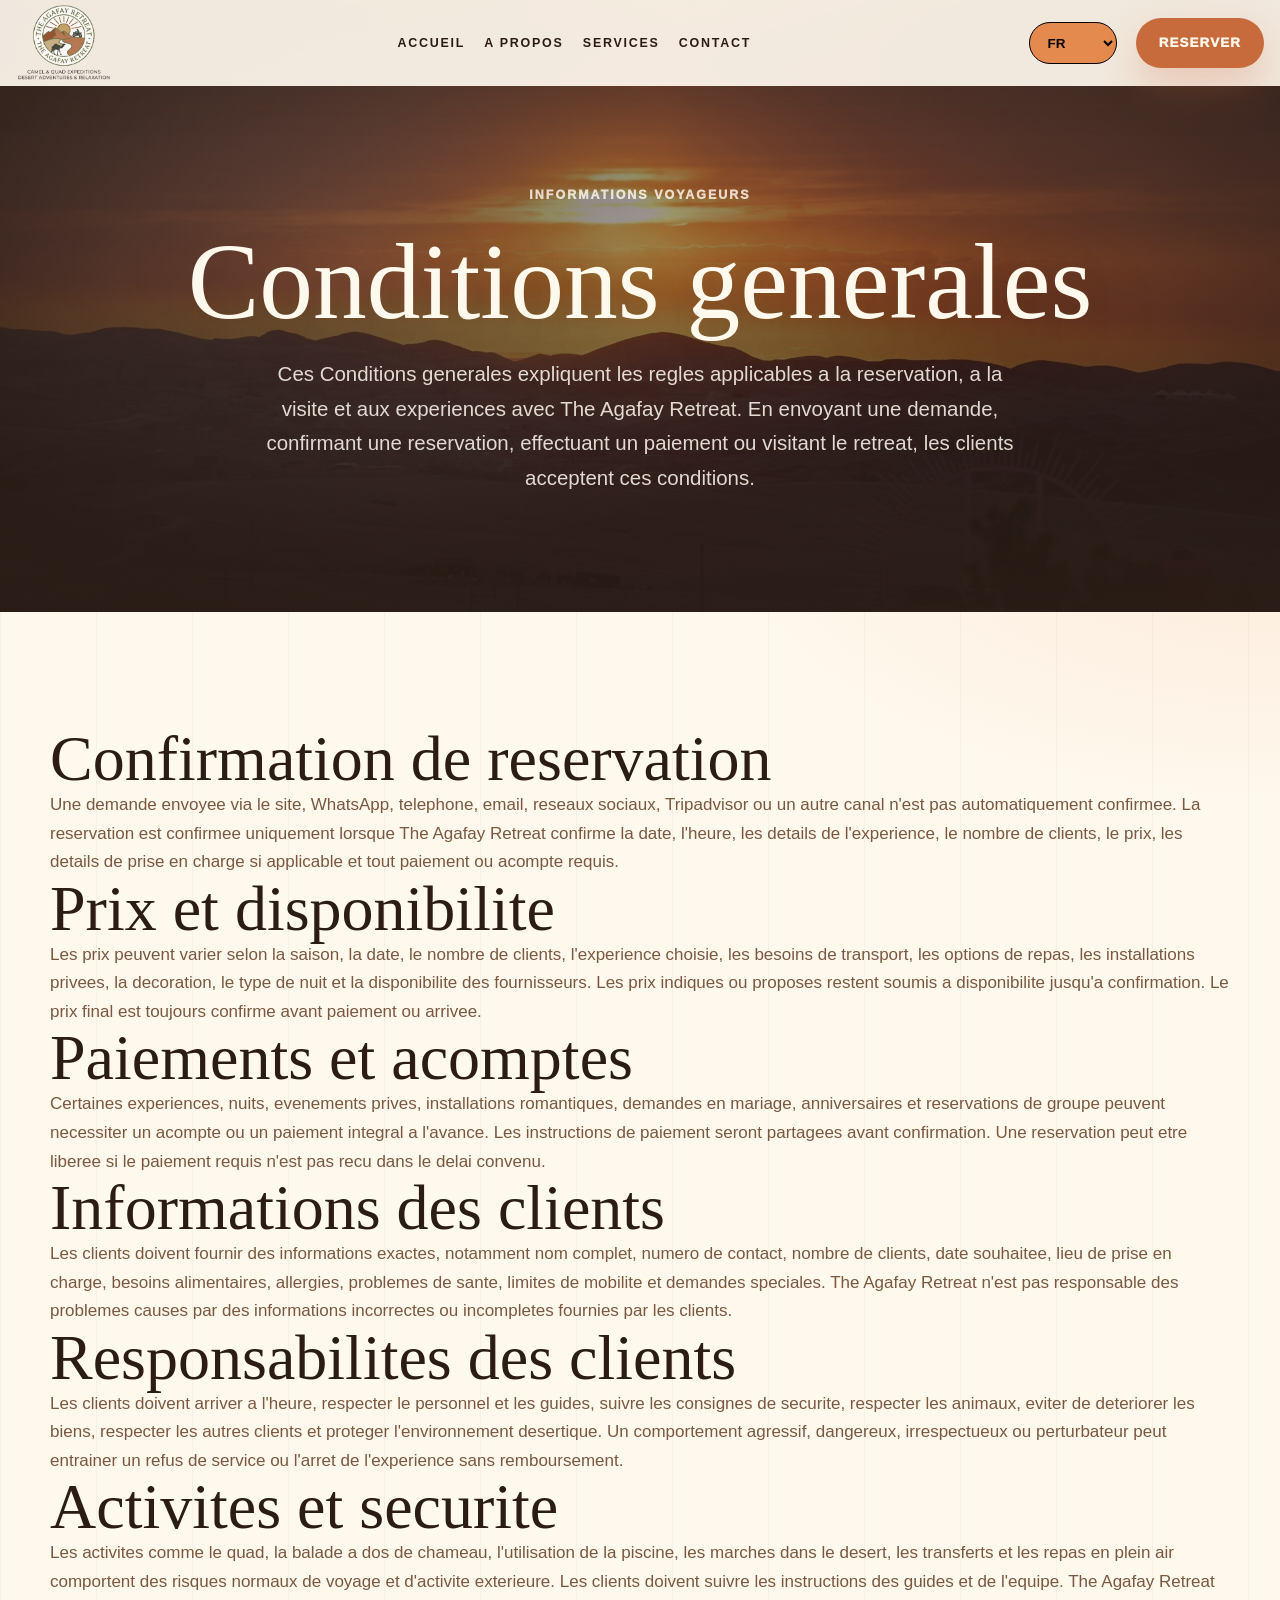
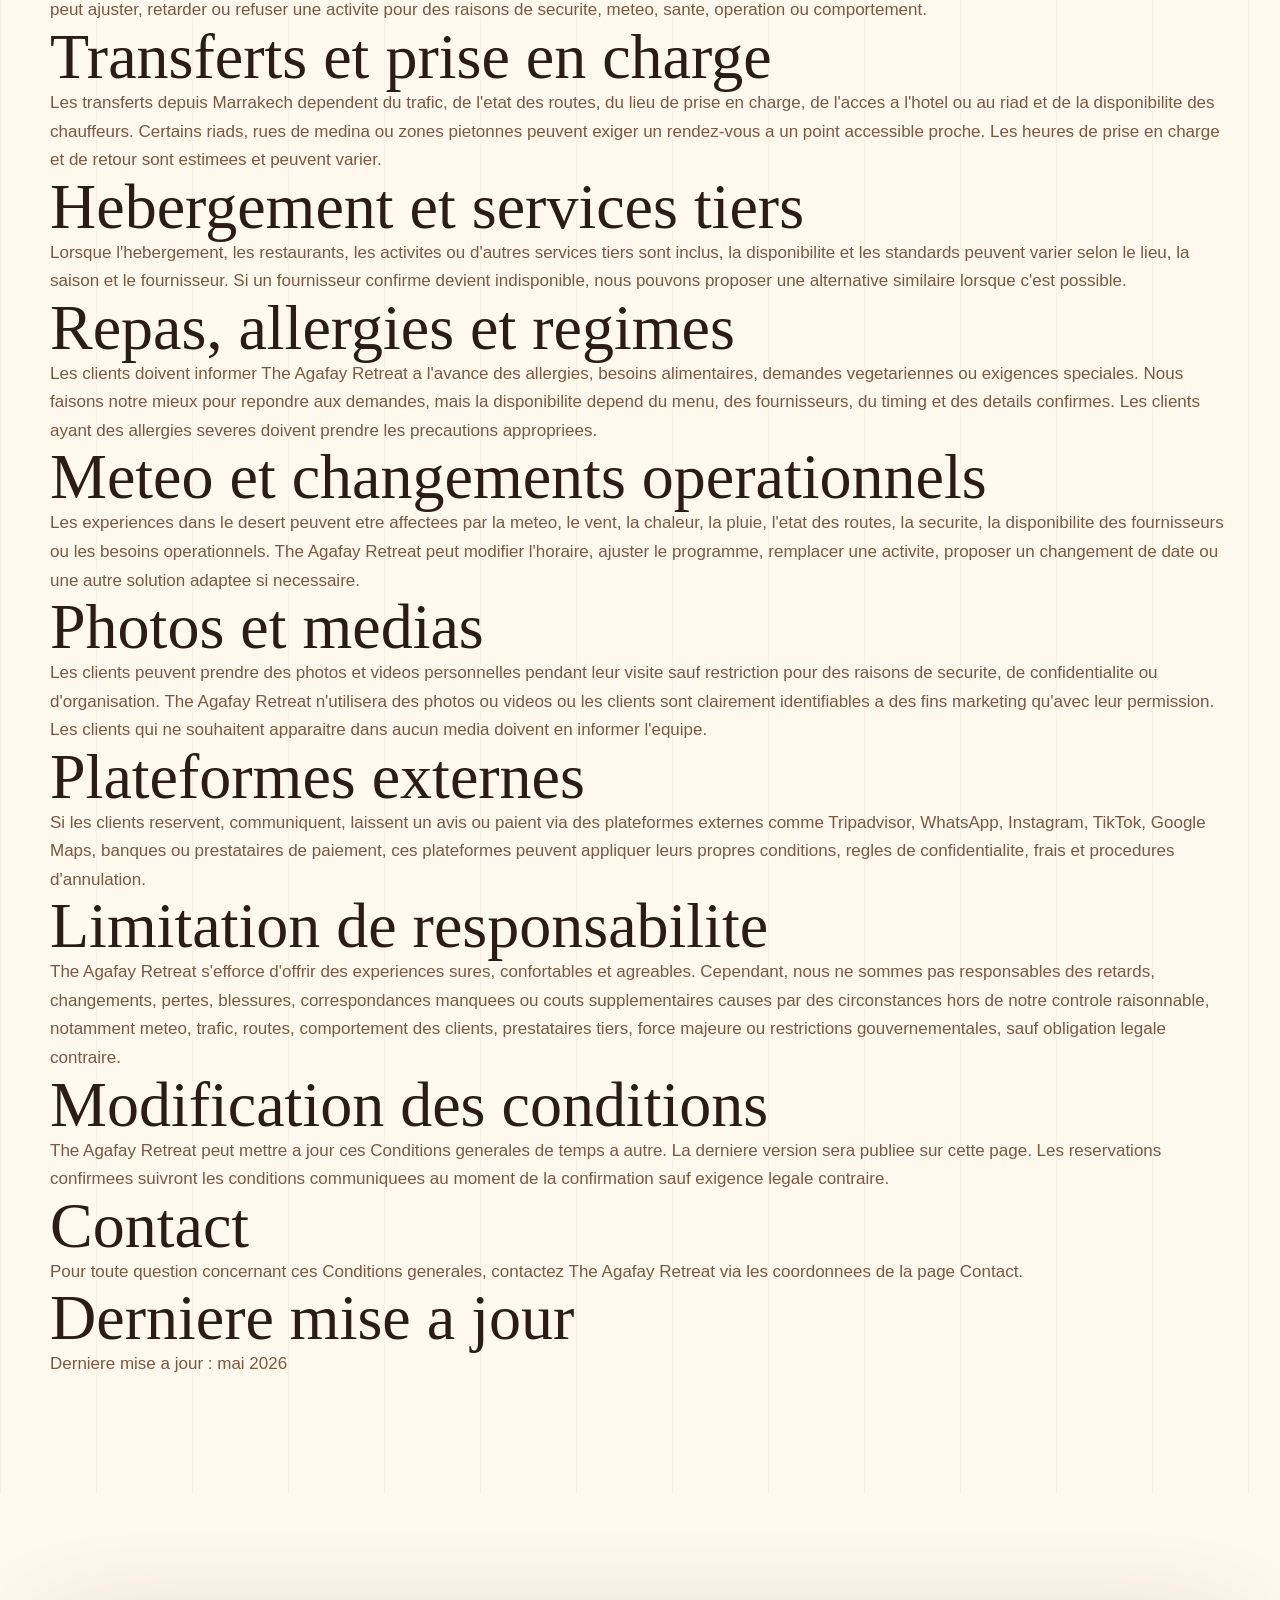
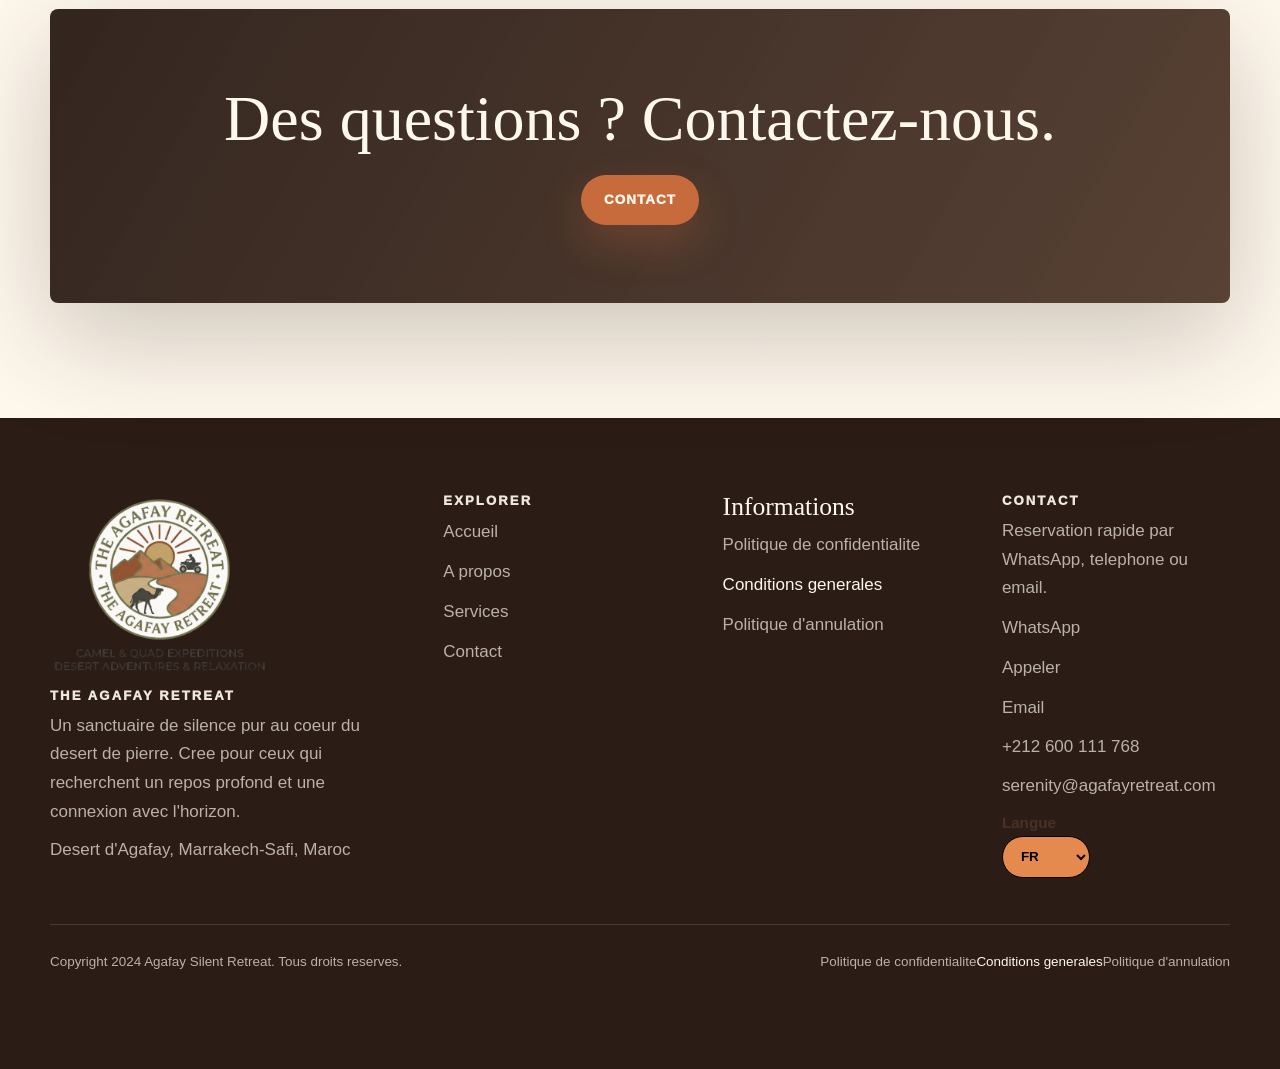
<file: terms.html>
<!DOCTYPE html>
<html lang="fr" dir="ltr">

<head>
  <meta charset="UTF-8" />
  <meta name="viewport" content="width=device-width, initial-scale=1.0" />
  <title data-i18n="terms_meta_title">Terms &amp; Conditions</title>
  <meta name="description"
    content="Read our booking terms, including prices, deposits, guest responsibilities, transfers, activities, itinerary changes, and liability." data-i18n-content="terms_meta_description" />
  <link rel="stylesheet" href="./assets/css/style.css" />
</head>

<body class="legal-page" data-page="terms">
  <!-- This page contains standard market-based policy text and should be reviewed by the business owner before publishing. -->
  <a class="skip-link" href="#main" data-i18n="skip_to_content">Skip to content</a>

  <div data-site-nav></div>

  <main id="main">
    <section class="page-hero compact-hero legal-hero"><img class="hero-image" src="./assets/img/hero-desert.jpg"
        width="1800" height="1200" alt="Horizon du desert d'Agafay au coucher du soleil" fetchpriority="high" />
      <div class="hero-shade" aria-hidden="true"></div>
      <div class="page-hero-content reveal"><span data-i18n="legal_kicker">Guest information</span>
        <h1 data-i18n="terms_title">Terms &amp; Conditions</h1>
        <p data-i18n="terms_intro">These Terms &amp; Conditions explain the rules for booking and enjoying our services. By sending a booking
          request, confirming a reservation, making a payment, or joining an experience, guests agree to these terms.
        </p>
      </div>
    </section>
    <section class="section legal-section legal-content">
      <div class="container legal-wrap">
        <article class="legal-card reveal">
          <h2 data-i18n="terms_s1_title">Booking confirmation</h2>
          <p data-i18n="terms_s1_text">A request sent through the website, WhatsApp, phone, email, social media, or another channel is not
            automatically confirmed. A booking is confirmed only when we confirm the date, service details, number of
            guests or travelers, price, pickup details, inclusions, exclusions, and any required payment or deposit.</p>
        </article>
        <article class="legal-card reveal">
          <h2 data-i18n="terms_s2_title">Prices and availability</h2>
          <p data-i18n="terms_s2_text">Prices may vary depending on the season, date, number of guests, selected service, duration, transport
            needs, meals, accommodation, activities, private setup, and supplier availability. Prices shown or quoted
            are subject to availability until the booking is confirmed. Final pricing is always confirmed before payment
            or arrival.</p>
        </article>
        <article class="legal-card reveal">
          <h2 data-i18n="terms_s3_title">Payments and deposits</h2>
          <p data-i18n="terms_s3_text">Some services, private programs, group bookings, transfers, accommodation, events, or special arrangements
            may require a deposit or full payment in advance. Payment instructions will be shared before confirmation. A
            booking may be released if the required payment is not received by the agreed time.</p>
        </article>
        <article class="legal-card reveal">
          <h2 data-i18n="terms_s4_title">Guest information</h2>
          <p data-i18n="terms_s4_text">Guests are responsible for providing accurate information, including full name, contact number, number of
            guests or travelers, preferred date, pickup location, hotel or riad details, dietary needs, allergies,
            mobility concerns, arrival details, and any special requests. We are not responsible for issues caused by
            incorrect or incomplete information provided by guests.</p>
        </article>
        <article class="legal-card reveal">
          <h2 data-i18n="terms_s5_title">Guest responsibilities</h2>
          <p data-i18n="terms_s5_text">Guests must arrive on time, respect staff, guides, drivers, local communities, cultural sites,
            accommodation rules, animals, other guests, and the natural environment. Aggressive, unsafe, disrespectful,
            or disruptive behavior may result in refusal of service or ending the experience without refund.</p>
        </article>
        <article class="legal-card reveal">
          <h2 data-i18n="terms_s6_title">Activities and safety</h2>
          <p data-i18n="terms_s6_text">Activities, transfers, outdoor experiences, walks, rides, and excursions may involve normal travel and
            outdoor activity risks. Guests must follow staff, guide, and driver instructions at all times. We may
            adjust, delay, or refuse an activity because of safety, weather, health, operational, or behavior concerns.
          </p>
        </article>
        <article class="legal-card reveal">
          <h2 data-i18n="terms_s8_title">Transport and pickup</h2>
          <p data-i18n="terms_s8_text">Transfers and departures depend on traffic, road conditions, pickup location, hotel or riad access, and
            driver availability. Some medina streets or pedestrian areas may require guests to meet at a nearby
            accessible pickup point. Pickup and return times are estimates and may vary.</p>
        </article>
        <article class="legal-card reveal">
          <h2 data-i18n="terms_accommodation_title">Accommodation and third-party services</h2>
          <p data-i18n="terms_accommodation_text">When accommodation, restaurants, activities, or other third-party services are included, availability and
            standards may vary by location, season, and supplier. If a confirmed supplier becomes unavailable, we may
            offer a similar alternative where possible.</p>
        </article>
        <article class="legal-card reveal">
          <h2 data-i18n="terms_s9_title">Food, allergies, and dietary requests</h2>
          <p data-i18n="terms_s9_text">Guests should inform us in advance about allergies, dietary needs, vegetarian requests, or special meal
            requirements. We do our best to accommodate requests, but availability may depend on the menu, supplier,
            timing, and confirmed booking details. Guests with severe allergies should take appropriate precautions.</p>
        </article>
        <article class="legal-card reveal">
          <h2 data-i18n="terms_s10_title">Changes and operational adjustments</h2>
          <p data-i18n="terms_s10_text">Experiences may be affected by weather, traffic, road conditions, attraction opening times, supplier
            availability, local events, safety issues, or operational needs. We may adjust timing, route, accommodation,
            stops, activities, or program order when necessary while keeping the experience as close as possible to the
            confirmed plan.</p>
        </article>
        <article class="legal-card reveal">
          <h2 data-i18n="terms_s12_title">Photos and media</h2>
          <p data-i18n="terms_s12_text">Guests may take personal photos and videos unless restricted for safety, privacy, cultural, or
            site-specific reasons. We will only use clearly identifiable guest photos or videos for marketing with guest
            permission. Guests who do not want to appear in any media should inform the team.</p>
        </article>
        <article class="legal-card reveal">
          <h2 data-i18n="terms_s13_title">External platforms</h2>
          <p data-i18n="terms_s13_text">If guests book, communicate, review, or pay through external platforms such as WhatsApp, Instagram, Google
            Maps, banks, payment providers, or travel marketplaces, those platforms may apply their own terms, privacy
            rules, fees, and cancellation procedures.</p>
        </article>
        <article class="legal-card reveal">
          <h2 data-i18n="terms_s14_title">Limitation of liability</h2>
          <p data-i18n="terms_s14_text">We work to provide safe, comfortable, and enjoyable experiences. However, we are not responsible for
            delays, changes, losses, injuries, missed connections, or additional costs caused by circumstances outside
            our reasonable control, including weather, traffic, road conditions, guest behavior, third-party providers,
            force majeure, government restrictions, strikes, or transport disruptions, except where required by law.</p>
        </article>
        <article class="legal-card reveal">
          <h2 data-i18n="terms_s15_title">Changes to these terms</h2>
          <p data-i18n="terms_s15_text">We may update these Terms &amp; Conditions from time to time. The latest version will be published on this
            page. Confirmed bookings will follow the terms communicated at the time of confirmation unless otherwise
            required by law.</p>
        </article>
        <article class="legal-card reveal">
          <h2 data-i18n="terms_s16_title">Contact</h2>
          <p data-i18n="terms_s16_text">For questions about these Terms &amp; Conditions, please contact us through the contact details listed on
            the Contact page.</p>
        </article>
        <article class="legal-card legal-updated reveal">
          <h2 data-i18n="last_updated_title">Last updated</h2>
          <p data-i18n="last_updated_text">Last updated: May 2026</p>
        </article>
      </div>
    </section>
    <section class="cta-panel legal-cta">
      <div class="container reveal">
        <h2 data-i18n="legal_cta_title">Have questions? Contact us.</h2><a class="button button-primary" href="contact.html" data-i18n="contact">Contact</a>
      </div>
    </section>
  </main>

  <div data-site-footer></div>


  <script src="./assets/js/translations.js"></script>
  <script src="./assets/js/script.js"></script>
</body>

</html>
</file>
<file: assets/css/style.css>
:root {
  --sand: #f4e7d3;
  --cream: #fff8ed;
  --ivory: #fffdf8;
  --terracotta: #c86b3c;
  --terracotta-dark: #8f4428;
  --orange: #e58a4e;
  --espresso: #2b1d16;
  --coffee: #4a3125;
  --brown: #7a5842;
  --sage: #8a8f62;
  --white: #ffffff;
  --line: rgba(43, 29, 22, 0.14);
  --line-light: rgba(255, 248, 237, 0.24);
  --shadow: 0 24px 70px rgba(43, 29, 22, 0.13);
  --shadow-strong: 0 34px 110px rgba(43, 29, 22, 0.24);
  --radius: 8px;
  --header-height: 86px;
  --container: min(1180px, calc(100% - 32px));
  --serif: Georgia, "Times New Roman", serif;
  --sans: "Avenir Next", "Segoe UI", Verdana, sans-serif;
  --ease: cubic-bezier(0.22, 1, 0.36, 1);
  color-scheme: light;
}

* { box-sizing: border-box; }
html { scroll-behavior: smooth; }
body {
  margin: 0;
  overflow-x: hidden;
  background:
    linear-gradient(90deg, rgba(43, 29, 22, 0.035) 1px, transparent 1px) 0 0 / 96px 96px,
    radial-gradient(900px 460px at 100% 12%, rgba(229, 138, 78, 0.12), transparent 64%),
    var(--cream);
  color: var(--espresso);
  font-family: var(--sans);
  font-size: 17px;
  line-height: 1.68;
  text-rendering: optimizeLegibility;
  -webkit-font-smoothing: antialiased;
}

body.menu-open { overflow: hidden; }
img { display: block; max-width: 100%; height: auto; }
a { color: inherit; text-decoration: none; }
button, input, select, textarea { font: inherit; }
a, button, input, select, textarea { outline-offset: 4px; }
:focus-visible { outline: 3px solid rgba(200, 107, 60, 0.86); }

.sr-only {
  position: absolute;
  width: 1px;
  height: 1px;
  overflow: hidden;
  clip: rect(0 0 0 0);
  white-space: nowrap;
}

.skip-link {
  position: fixed;
  z-index: 1000;
  inset-block-start: 12px;
  inset-inline-start: 12px;
  transform: translateY(-140%);
  padding: 10px 14px;
  border-radius: var(--radius);
  background: var(--espresso);
  color: var(--cream);
  transition: transform 180ms var(--ease);
}

.skip-link:focus { transform: translateY(0); }
.container { width: var(--container); margin-inline: auto; }

.site-header {
  position: fixed;
  inset: 0 0 auto;
  z-index: 100;
  color: var(--cream);
  pointer-events: none;
}

.header-inner {
  height: var(--header-height);
  display: flex;
  align-items: center;
  justify-content: space-between;
  gap: 22px;
  padding-inline: max(16px, calc((100vw - 1360px) / 2 + 16px));
  background: linear-gradient(180deg, rgba(43, 29, 22, 0.52), rgba(43, 29, 22, 0.08));
  backdrop-filter: blur(18px);
  pointer-events: auto;
  transition: background 220ms ease, box-shadow 220ms ease, color 220ms ease;
}

.site-header.is-scrolled,
.site-header.is-open,
.site-header.is-solid {
  color: var(--espresso);
}

.site-header.is-scrolled .header-inner,
.site-header.is-open .header-inner,
.site-header.is-solid .header-inner {
  background: rgba(255, 248, 237, 0.93);
  box-shadow: 0 14px 40px rgba(43, 29, 22, 0.1);
}

.brand {
  min-width: 184px;
  display: inline-flex;
  align-items: center;
  gap: 10px;
  font-weight: 900;
  letter-spacing: 0.03em;
}

.logo {
  display: inline-flex;
  align-items: center;
  min-width: 104px;
}

.logo img {
  width: 96px;
  height: auto;
}

.brand img {
  width: 58px;
  height: auto;
  filter: drop-shadow(0 12px 22px rgba(0, 0, 0, 0.25));
}

.site-header.is-scrolled .brand img,
.site-header.is-open .brand img { filter: none; }

.desktop-nav,
.header-actions,
.hero-actions,
.inline-actions,
.contact-buttons {
  display: flex;
  align-items: center;
  gap: clamp(10px, 1.5vw, 20px);
}

.desktop-nav a {
  min-height: 44px;
  display: inline-flex;
  align-items: center;
  position: relative;
  font-size: 0.78rem;
  font-weight: 900;
  letter-spacing: 0.14em;
  text-transform: uppercase;
}

.desktop-nav a::after {
  content: "";
  position: absolute;
  inset-inline: 0;
  bottom: 8px;
  height: 1px;
  background: currentColor;
  transform: scaleX(0);
  transform-origin: right;
  transition: transform 180ms var(--ease);
}

.desktop-nav a:hover::after,
.desktop-nav a:focus-visible::after,
.desktop-nav a.active::after { transform: scaleX(1); transform-origin: left; }

.site-footer a.active { color: var(--cream); }

.language-select select,
.language-wrap select,
.footer-language select {
  min-height: 42px;
  border: 1px solid currentColor;
  border-radius: 999px;
  background:#e58a4e;
  color:black;
  padding: 0 32px 0 14px;
  font-size: 0.84rem;
  font-weight: 900;
}

.btn {
  min-height: 50px;
  display: inline-flex;
  align-items: center;
  justify-content: center;
  gap: 10px;
  border: 1px solid transparent;
  border-radius: 999px;
  padding: 12px 22px;
  cursor: pointer;
  font-size: 0.84rem;
  font-weight: 950;
  letter-spacing: 0.08em;
  line-height: 1.1;
  text-align: center;
  text-transform: uppercase;
  transition: transform 180ms var(--ease), background-color 180ms ease, color 180ms ease, border-color 180ms ease, box-shadow 180ms ease;
}

.btn-primary {
  background: var(--terracotta);
  color: var(--cream);
  box-shadow: 0 18px 42px rgba(200, 107, 60, 0.28);
}

.btn-primary:hover { background: var(--terracotta-dark); box-shadow: 0 22px 50px rgba(143, 68, 40, 0.32); }
.btn-secondary { background: rgba(255, 253, 248, 0.72); color: var(--espresso); border-color: rgba(43, 29, 22, 0.18); }
.btn-secondary:hover { border-color: var(--terracotta); color: var(--terracotta-dark); background: var(--ivory); }
.btn-light { background: var(--cream); color: var(--espresso); }
.btn-ghost-light { color: var(--cream); border-color: rgba(255, 248, 237, 0.72); background: rgba(255, 248, 237, 0.08); backdrop-filter: blur(12px); }
.btn:hover { transform: translateY(-2px); }

.button { min-height: 50px; display: inline-flex; align-items: center; justify-content: center; gap: 10px; border: 1px solid transparent; border-radius: 999px; padding: 12px 22px; cursor: pointer; font-size: 0.84rem; font-weight: 950; letter-spacing: 0.08em; line-height: 1.1; text-align: center; text-transform: uppercase; transition: transform 180ms var(--ease), background-color 180ms ease, color 180ms ease, border-color 180ms ease, box-shadow 180ms ease; }
.button-primary { background: var(--terracotta); color: var(--cream); box-shadow: 0 18px 42px rgba(200, 107, 60, 0.28); }
.button-secondary { background: rgba(255, 253, 248, 0.72); color: var(--espresso); border-color: rgba(43, 29, 22, 0.18); }
.button-light { background: var(--cream); color: var(--espresso); }
.button-outline-light { color: var(--cream); border-color: rgba(255, 248, 237, 0.72); background: rgba(255, 248, 237, 0.08); backdrop-filter: blur(12px); }
.button:hover { transform: translateY(-2px); }

.menu-toggle {
  display: none;
  width: 46px;
  height: 46px;
  border: 1px solid currentColor;
  border-radius: 50%;
  background: transparent;
  color: inherit;
  padding: 11px;
  cursor: pointer;
}

.menu-toggle span:not(.sr-only) {
  display: block;
  height: 2px;
  margin: 5px 0;
  border-radius: 999px;
  background: currentColor;
  transition: transform 180ms var(--ease), opacity 160ms ease;
}

.mobile-menu {
  position: fixed;
  inset: var(--header-height) 14px auto;
  display: grid;
  gap: 18px;
  padding: 24px;
  border: 1px solid rgba(43, 29, 22, 0.12);
  border-radius: 20px;
  background: rgba(255, 248, 237, 0.98);
  color: var(--espresso);
  box-shadow: var(--shadow-strong);
  opacity: 0;
  pointer-events: none;
  transform: translateY(-10px) scale(0.98);
  transition: opacity 180ms ease, transform 220ms var(--ease);
}

.mobile-menu.is-open { opacity: 1; pointer-events: auto; transform: translateY(0) scale(1); }
.mobile-menu nav { display: grid; gap: 8px; }
.mobile-menu a { min-height: 48px; display: flex; align-items: center; border-bottom: 1px solid var(--line); font-weight: 900; }

.hero,
.page-hero {
  min-height: 100svh;
  position: relative;
  display: grid;
  place-items: center;
  overflow: hidden;
  isolation: isolate;
  color: var(--cream);
}

.page-hero {
  min-height: 78svh;
}

.compact-hero {
  min-height: 68svh;
}

.hero-image,
.hero-overlay,
.hero-shade {
  position: absolute;
  inset: 0;
  width: 100%;
  height: 100%;
}

.hero-image {
  object-fit: cover;
  transform: scale(1.045);
  animation: heroDrift 18s var(--ease) both;
}

.hero-overlay,
.hero-shade {
  pointer-events: none;
  background:
    radial-gradient(900px 520px at 28% 42%, rgba(255, 248, 237, 0.08), transparent 62%),
    linear-gradient(90deg, rgba(43, 29, 22, 0.82), rgba(43, 29, 22, 0.34) 52%, rgba(43, 29, 22, 0.68)),
    linear-gradient(0deg, rgba(43, 29, 22, 0.88), rgba(43, 29, 22, 0.18) 58%, rgba(43, 29, 22, 0.46));
}

.hero-content,
.page-hero-content {
  position: relative;
  z-index: 2;
  width: min(980px, calc(100% - 32px));
  margin-inline: auto;
  padding: calc(var(--header-height) + 64px) 0 82px;
  display: grid;
  gap: 22px;
  justify-items: start;
}

.page-hero-content {
  justify-items: center;
  text-align: center;
}

.page-hero-content span {
  color: rgba(255, 248, 237, 0.82);
  font-size: 0.78rem;
  font-weight: 950;
  letter-spacing: 0.16em;
  text-transform: uppercase;
}

.page-hero-content p {
  max-width: 760px;
  color: rgba(255, 248, 237, 0.86);
  font-size: clamp(1.05rem, 1.8vw, 1.28rem);
}

.brand-line {
  margin: 0;
  color: rgba(255, 248, 237, 0.86);
  font-family: var(--serif);
  font-size: clamp(1.3rem, 2.2vw, 2.1rem);
  letter-spacing: 0.03em;
}

h1, h2, h3 {
  margin: 0;
  font-family: var(--serif);
  font-weight: 400;
  line-height: 1;
  text-wrap: balance;
}

h1 {
  max-width: 940px;
  font-size: clamp(3rem, 8.4vw, 7.7rem);
  letter-spacing: 0;
  text-shadow: 0 20px 70px rgba(0, 0, 0, 0.4);
}

h2 {
  font-size: clamp(2.25rem, 5vw, 5rem);
  letter-spacing: 0;
}

h3 {
  font-size: clamp(1.35rem, 2vw, 2rem);
}

p { margin: 0; color: var(--brown); }
.hero-subtitle { max-width: 700px; color: rgba(255, 248, 237, 0.88); font-size: clamp(1.08rem, 1.8vw, 1.35rem); }

.trust-badges {
  display: flex;
  flex-wrap: wrap;
  gap: 10px;
  margin: 10px 0 0;
  padding: 0;
  list-style: none;
}

.trust-badges li {
  min-height: 38px;
  display: inline-flex;
  align-items: center;
  border: 1px solid rgba(255, 248, 237, 0.28);
  border-radius: 999px;
  padding: 8px 12px;
  background: rgba(255, 248, 237, 0.1);
  color: rgba(255, 248, 237, 0.88);
  font-size: 0.88rem;
  font-weight: 800;
}

.scroll-cue {
  position: absolute;
  z-index: 2;
  inset-inline: 50%;
  bottom: 24px;
  width: 1px;
  height: 64px;
  background: linear-gradient(transparent, rgba(255, 248, 237, 0.86));
}

.section {
  position: relative;
  padding: clamp(74px, 9vw, 132px) 0;
  scroll-margin-top: calc(var(--header-height) + 16px);
}

.journey-grid {
  display: grid;
  grid-template-columns: repeat(2, minmax(0, 1fr));
  gap: clamp(18px, 3vw, 34px);
}

.experience-grid.compact {
  grid-template-columns: repeat(4, minmax(0, 1fr));
}

.service-note {
  width: fit-content;
  padding: 12px 16px;
  border: 1px solid rgba(200, 107, 60, 0.3);
  border-radius: 999px;
  background: rgba(255, 253, 248, 0.58);
  color: var(--terracotta-dark);
  font-weight: 900;
}

.cta-panel {
  background: var(--cream);
  padding: clamp(68px, 9vw, 124px) 0;
}

.cta-panel .container {
  display: grid;
  justify-items: center;
  gap: 24px;
  text-align: center;
  padding: clamp(42px, 7vw, 78px) clamp(20px, 5vw, 64px);
  border-radius: var(--radius);
  background: linear-gradient(120deg, rgba(43, 29, 22, 0.96), rgba(74, 49, 37, 0.92));
  color: var(--cream);
  box-shadow: var(--shadow-strong);
}

.band {
  background:
    linear-gradient(180deg, rgba(244, 231, 211, 0.9), rgba(255, 248, 237, 0.9)),
    var(--sand);
}

.intro-grid,
.two-col,
.why-grid,
.faq-grid,
.faq-layout,
.contact-grid,
.contact-layout,
.trust-grid {
  display: grid;
  grid-template-columns: minmax(0, 0.92fr) minmax(0, 1.08fr);
  gap: clamp(34px, 6vw, 86px);
  align-items: center;
}

.reverse {
  grid-template-columns: minmax(0, 1.08fr) minmax(0, 0.92fr);
}

.section-copy,
.section-head {
  display: grid;
  gap: 18px;
  align-content: start;
}

.section-head,
.section-heading {
  max-width: 820px;
  margin-bottom: clamp(34px, 5vw, 58px);
}

.section-heading {
  display: grid;
  justify-items: center;
  text-align: center;
}

.section-head p:not(.eyebrow),
.section-copy p:not(.eyebrow),
.split-head p:not(.eyebrow) {
  max-width: 680px;
  font-size: clamp(1rem, 1.18vw, 1.14rem);
}

.eyebrow {
  color: var(--terracotta-dark);
  font-size: 0.78rem;
  font-weight: 950;
  letter-spacing: 0.16em;
  text-transform: uppercase;
}

.media-frame,
.image-frame {
  position: relative;
  margin: 0;
}

.media-frame::before,
.image-frame::before {
  content: "";
  position: absolute;
  inset: 18px -18px -18px 18px;
  z-index: -1;
  border: 1px solid rgba(200, 107, 60, 0.25);
  border-radius: var(--radius);
}

.media-frame img,
.image-frame img {
  width: 100%;
  aspect-ratio: 4 / 5;
  object-fit: cover;
  border-radius: var(--radius);
  box-shadow: var(--shadow-strong);
}

.text-link {
  width: fit-content;
  color: var(--terracotta-dark);
  border-bottom: 1px solid currentColor;
  padding-bottom: 4px;
  font-size: 0.82rem;
  font-weight: 950;
  letter-spacing: 0.08em;
  text-transform: uppercase;
}

.split-head,
.split-heading {
  display: flex;
  align-items: end;
  justify-content: space-between;
  gap: 24px;
  margin-bottom: clamp(34px, 5vw, 62px);
  border-bottom: 1px solid var(--line);
  padding-bottom: 28px;
}

.card-grid,
.experience-grid,
.testimonial-grid {
  display: grid;
  gap: clamp(16px, 2vw, 26px);
}

.stays-grid { grid-template-columns: repeat(4, minmax(0, 1fr)); }

.stay-card,
.feature-card,
.detail-card,
.value-card,
.contact-option,
.contact-panel,
.experience-card,
.testimonial-card,
.testimonial,
.review-placeholder,
.trust-panel,
.booking-form {
  border: 1px solid rgba(43, 29, 22, 0.1);
  border-radius: var(--radius);
  background: rgba(255, 253, 248, 0.86);
  box-shadow: var(--shadow);
  overflow: hidden;
}

.stay-card {
  display: grid;
  transition: transform 240ms var(--ease), box-shadow 240ms ease;
}

.stay-card img,
.feature-card img,
.detail-card img {
  width: 100%;
  aspect-ratio: 4 / 3;
  object-fit: cover;
}

.featured-experience {
  display: grid;
  grid-template-columns: minmax(0, 1.08fr) minmax(320px, 0.92fr);
  gap: clamp(24px, 5vw, 64px);
  align-items: center;
  padding: clamp(16px, 2vw, 24px);
  border: 1px solid rgba(43, 29, 22, 0.1);
  border-radius: var(--radius);
  background: rgba(255, 253, 248, 0.86);
  box-shadow: var(--shadow);
}

.featured-experience img {
  width: 100%;
  aspect-ratio: 16 / 10;
  object-fit: cover;
  border-radius: var(--radius);
}

.featured-experience > div,
.detail-card > div,
.contact-option,
.contact-panel {
  display: grid;
  gap: 14px;
  padding: clamp(20px, 3vw, 34px);
}

.detail-card {
  display: grid;
  grid-template-columns: minmax(260px, 0.8fr) minmax(0, 1.2fr);
  gap: clamp(22px, 4vw, 48px);
  align-items: center;
  padding: clamp(14px, 2vw, 22px);
}

.detail-card:nth-child(even) {
  grid-template-columns: minmax(0, 1.2fr) minmax(260px, 0.8fr);
}

.detail-card:nth-child(even) img { order: 2; }
.detail-card img { aspect-ratio: 1; }

.experience-list {
  display: grid;
  gap: clamp(18px, 2.5vw, 30px);
}

.card-meta {
  display: flex;
  flex-wrap: wrap;
  gap: 8px;
}

.card-meta span,
.badge,
.category-label {
  width: fit-content;
  min-height: 34px;
  display: inline-flex;
  align-items: center;
  border: 1px solid rgba(43, 29, 22, 0.12);
  border-radius: 999px;
  padding: 7px 11px;
  background: rgba(244, 231, 211, 0.58);
  color: var(--coffee);
  font-size: 0.82rem;
  font-weight: 900;
}

.card-body {
  display: grid;
  gap: 14px;
  padding: clamp(20px, 2.4vw, 30px);
}

.card-body ul {
  display: grid;
  gap: 6px;
  margin: 0;
  padding-inline-start: 18px;
  color: var(--brown);
  font-size: 0.95rem;
}

.price {
  color: var(--espresso);
  font-weight: 950;
}

.experience-grid { grid-template-columns: repeat(3, minmax(0, 1fr)); }

.experience-card {
  position: relative;
  min-height: 420px;
  display: grid;
  align-content: end;
  isolation: isolate;
  color: var(--cream);
}

.experience-card img {
  position: absolute;
  inset: 0;
  z-index: -2;
  width: 100%;
  height: 100%;
  object-fit: cover;
  transition: transform 700ms var(--ease), filter 700ms var(--ease);
}

.experience-card::after {
  content: "";
  position: absolute;
  inset: 0;
  z-index: -1;
  background: linear-gradient(0deg, rgba(43, 29, 22, 0.86), rgba(43, 29, 22, 0.18) 64%);
}

.experience-card div {
  display: grid;
  gap: 12px;
  padding: clamp(22px, 3vw, 34px);
}

.experience-card span {
  color: rgba(255, 248, 237, 0.78);
  font-size: 0.82rem;
  font-weight: 900;
}

.experience-card p { color: rgba(255, 248, 237, 0.82); }
.experience-card a { width: fit-content; color: var(--cream); border-bottom: 1px solid currentColor; padding-bottom: 4px; font-weight: 900; }

.why-section {
  background:
    linear-gradient(120deg, rgba(43, 29, 22, 0.96), rgba(74, 49, 37, 0.92)),
    var(--espresso);
  color: var(--cream);
}

.why-section p { color: rgba(255, 248, 237, 0.74); }
.why-section .eyebrow { color: var(--orange); }

.value-list {
  display: grid;
  gap: 14px;
}

.value-list article {
  display: grid;
  gap: 6px;
  padding: 22px;
  border: 1px solid var(--line-light);
  border-radius: var(--radius);
  background: rgba(255, 248, 237, 0.06);
}

.value-list strong { font-family: var(--serif); font-size: clamp(1.35rem, 2vw, 1.9rem); font-weight: 400; }
.value-list span { color: rgba(255, 248, 237, 0.72); }

.gallery-tabs {
  display: flex;
  flex-wrap: wrap;
  gap: 8px;
  margin-bottom: 22px;
}

.gallery-tabs button {
  min-height: 42px;
  border: 1px solid rgba(43, 29, 22, 0.14);
  border-radius: 999px;
  padding: 8px 14px;
  background: rgba(255, 253, 248, 0.7);
  color: var(--espresso);
  cursor: pointer;
  font-size: 0.82rem;
  font-weight: 900;
}

.gallery-tabs button.is-active { background: var(--espresso); color: var(--cream); }

.gallery-grid {
  display: grid;
  grid-template-columns: repeat(4, minmax(0, 1fr));
  grid-auto-flow: dense;
  gap: 14px;
}

.gallery-grid figure {
  margin: 0;
  min-height: 220px;
  border-radius: var(--radius);
  overflow: hidden;
  box-shadow: 0 14px 34px rgba(43, 29, 22, 0.1);
}

.gallery-grid figure.feature {
  grid-column: span 2;
  grid-row: span 2;
}

.gallery-grid img {
  width: 100%;
  height: 100%;
  min-height: inherit;
  object-fit: cover;
  transition: transform 560ms var(--ease), filter 560ms var(--ease);
}

.gallery-grid [hidden] { display: none; }
.section-cta { display: flex; justify-content: center; margin-top: 30px; }

.trust-grid { align-items: stretch; }
.trust-panel { display: grid; align-content: center; gap: 18px; padding: clamp(28px, 4vw, 48px); background: var(--espresso); color: var(--cream); }
.trust-panel p { color: rgba(255, 248, 237, 0.72); }
.trust-panel .eyebrow { color: var(--orange); }
.testimonial-grid { grid-template-columns: repeat(2, minmax(0, 1fr)); }
.testimonial, .review-placeholder { display: grid; align-content: space-between; gap: 18px; padding: clamp(22px, 3vw, 32px); }
.testimonial p { color: var(--coffee); font-family: var(--serif); font-size: clamp(1.22rem, 1.7vw, 1.55rem); line-height: 1.32; }
.testimonial span, .review-placeholder span { color: var(--brown); font-size: 0.92rem; }
.review-placeholder strong { font-family: var(--serif); font-size: clamp(1.4rem, 2vw, 1.9rem); font-weight: 400; }

.faq-grid { align-items: start; grid-template-columns: minmax(260px, 0.72fr) minmax(0, 1.28fr); }
.faq-list { display: grid; gap: 10px; }
.faq-item {
  border: 1px solid rgba(43, 29, 22, 0.1);
  border-radius: var(--radius);
  background: rgba(255, 253, 248, 0.78);
  overflow: hidden;
}

.faq-item button {
  width: 100%;
  min-height: 66px;
  display: flex;
  align-items: center;
  justify-content: space-between;
  gap: 18px;
  border: 0;
  background: transparent;
  color: var(--espresso);
  padding: 18px 20px;
  cursor: pointer;
  text-align: start;
  font-weight: 900;
}

.faq-item button span:last-child {
  width: 34px;
  height: 34px;
  display: grid;
  place-items: center;
  border: 1px solid rgba(43, 29, 22, 0.16);
  border-radius: 50%;
  flex: 0 0 auto;
  transition: transform 180ms var(--ease), background-color 180ms ease;
}

.faq-item > div {
  display: grid;
  grid-template-rows: 0fr;
  transition: grid-template-rows 220ms var(--ease);
}

.faq-item > div p {
  overflow: hidden;
  padding-inline: 20px;
  color: var(--brown);
}

.faq-item.is-open > div {
  grid-template-rows: 1fr;
  padding-bottom: 20px;
}

.faq-item.is-open button span:last-child {
  transform: rotate(45deg);
  background: rgba(200, 107, 60, 0.12);
}

.contact-grid { align-items: start; }
.contact-layout { align-items: start; }
.contact-intro { display: grid; gap: 20px; }
.contact-option-grid {
  display: grid;
  grid-template-columns: repeat(4, minmax(0, 1fr));
  gap: clamp(14px, 2vw, 22px);
}
.contact-option {
  min-height: 250px;
  align-content: space-between;
}
.contact-option.primary {
  background: linear-gradient(145deg, var(--espresso), var(--coffee));
  color: var(--cream);
}
.contact-option.primary p { color: rgba(255, 248, 237, 0.74); }
.contact-panel {
  position: sticky;
  top: calc(var(--header-height) + 28px);
  background: linear-gradient(145deg, var(--espresso), var(--coffee));
  color: var(--cream);
}
.contact-panel p { color: rgba(255, 248, 237, 0.74); }
.contact-panel-title {
  font-size: clamp(2rem, 3.4vw, 3.6rem);
}
.map-placeholder {
  min-height: 270px;
  display: grid;
  place-content: center;
  gap: 8px;
  border: 1px solid rgba(200, 107, 60, 0.22);
  border-radius: var(--radius);
  padding: 24px;
  background:
    linear-gradient(90deg, rgba(43, 29, 22, 0.05) 1px, transparent 1px) 0 0 / 28px 28px,
    rgba(244, 231, 211, 0.55);
  text-align: center;
}

.map-placeholder iframe {
  width: 100%;
  height: 100%;
  min-height: inherit;
  border: 0;
  display: block;
}

.map-placeholder strong { font-family: var(--serif); font-size: clamp(1.5rem, 2.6vw, 2.6rem); font-weight: 400; }
.map-placeholder span { color: var(--brown); }

.booking-form {
  display: grid;
  gap: 16px;
  padding: clamp(24px, 4vw, 44px);
  overflow: visible;
}

.form-row { display: grid; gap: 8px; }
.form-row.two { grid-template-columns: repeat(2, minmax(0, 1fr)); gap: 16px; }
label { color: var(--coffee); font-size: 0.95rem; font-weight: 900; }
input, select, textarea {
  width: 100%;
  min-height: 52px;
  border: 1px solid rgba(43, 29, 22, 0.17);
  border-radius: var(--radius);
  background: rgba(255, 248, 237, 0.86);
  color: var(--espresso);
  padding: 12px 14px;
  font-size: 1rem;
}

textarea { resize: vertical; }
.form-submit { width: 100%; }

.site-footer {
  background: var(--espresso);
  color: var(--cream);
  padding: 76px 0 96px;
}

.footer-grid {
  display: grid;
  grid-template-columns: 1.5fr 1fr 1fr 1fr;
  gap: clamp(28px, 4vw, 56px);
}

.footer-brand {
  display: inline-flex;
  margin-bottom: 14px;
  font-family: var(--serif);
  font-size: 1.65rem;
}

.footer-grid h2 {
  margin: 0;
  color: rgba(255, 248, 237, 0.92);
  font-family: var(--sans);
  font-size: 0.82rem;
  font-weight: 950;
  letter-spacing: 0.16em;
  text-transform: uppercase;
}

.footer-grid nav,
.footer-grid > div {
  display: grid;
  align-content: start;
  gap: 10px;
}

.footer-grid a,
.footer-grid p,
.footer-bottom {
  color: rgba(255, 248, 237, 0.68);
}

.footer-grid a { min-height: 30px; display: inline-flex; align-items: center; }
.footer-grid a:hover { color: var(--cream); }
.footer-language { display: grid; }
.footer-language select { color: black; width: fit-content; }
.socials { font-size: 0.9rem; }

.footer-bottom {
  display: flex;
  justify-content: space-between;
  gap: 20px;
  margin-top: 46px;
  padding-top: 26px;
  border-top: 1px solid rgba(255, 248, 237, 0.14);
  font-size: 0.84rem;
}

.whatsapp-float {
  position: fixed;
  z-index: 120;
  inset-inline-start: 18px;
  inset-block-end: 18px;
  min-height: 54px;
  display: inline-flex;
  align-items: center;
  padding: 0 20px;
  border-radius: 999px;
  background: #25d366;
  color: #fff;
  font-weight: 950;
  box-shadow: 0 18px 46px rgba(43, 29, 22, 0.25);
}

.mobile-cta-bar { display: none; }

.reveal {
  opacity: 1;
  transform: translateY(0);
  transition: opacity 700ms var(--ease), transform 700ms var(--ease);
}

.reveal:not(.is-visible) {
  opacity: 1;
  transform: translateY(0);
}

@keyframes heroDrift {
  from { transform: scale(1.09) translateY(10px); }
  to { transform: scale(1.045) translateY(0); }
}

@media (hover: hover) and (pointer: fine) {
  .stay-card:hover,
  .testimonial:hover,
  .review-placeholder:hover { transform: translateY(-4px); box-shadow: var(--shadow-strong); }
  .experience-card:hover img,
  .gallery-grid figure:hover img { transform: scale(1.045); filter: saturate(1.05) contrast(1.04); }
}

[dir="rtl"] body { font-family: Tahoma, "Segoe UI", sans-serif; }
[dir="rtl"] .desktop-nav,
[dir="rtl"] .header-actions,
[dir="rtl"] .hero-actions,
[dir="rtl"] .inline-actions,
[dir="rtl"] .contact-buttons,
[dir="rtl"] .trust-badges,
[dir="rtl"] .gallery-tabs { flex-direction: row-reverse; }
[dir="rtl"] .hero-content,
[dir="rtl"] .section-copy,
[dir="rtl"] .section-head,
[dir="rtl"] .card-body,
[dir="rtl"] .experience-card,
[dir="rtl"] .contact-intro,
[dir="rtl"] .booking-form,
[dir="rtl"] .footer-grid { text-align: right; }
[dir="rtl"] .card-body ul { padding-inline-start: 0; padding-inline-end: 18px; }
[dir="rtl"] .media-frame::before { inset: 18px 18px -18px -18px; }

@media (max-width: 1120px) {
  .desktop-nav,
  .header-cta { display: none; }
  .menu-toggle { display: block; }
  .menu-toggle[aria-expanded="true"] span:nth-child(2) { transform: translateY(7px) rotate(45deg); }
  .menu-toggle[aria-expanded="true"] span:nth-child(3) { opacity: 0; }
  .menu-toggle[aria-expanded="true"] span:nth-child(4) { transform: translateY(-7px) rotate(-45deg); }
  .stays-grid,
  .experience-grid,
  .contact-option-grid,
  .footer-grid { grid-template-columns: repeat(2, minmax(0, 1fr)); }
  .contact-panel { position: relative; top: auto; }
  body { padding-bottom: 78px; }
  .whatsapp-float { display: none; }
  .mobile-cta-bar {
    position: fixed;
    z-index: 130;
    inset-inline: 10px;
    inset-block-end: max(10px, env(safe-area-inset-bottom));
    display: grid;
    grid-template-columns: repeat(3, 1fr);
    gap: 8px;
    padding: 8px;
    border: 1px solid rgba(255, 248, 237, 0.16);
    border-radius: 999px;
    background: rgba(43, 29, 22, 0.94);
    color: var(--cream);
    box-shadow: 0 18px 46px rgba(43, 29, 22, 0.26);
    backdrop-filter: blur(16px);
  }
  .mobile-cta-bar a {
    min-height: 44px;
    display: grid;
    place-items: center;
    border-radius: 999px;
    font-size: 0.8rem;
    font-weight: 950;
    letter-spacing: 0.04em;
    text-transform: uppercase;
  }
  .mobile-cta-bar a:nth-child(2) { background: var(--terracotta); }
}

@media (max-width: 820px) {
  :root { --header-height: 76px; }
  body { font-size: 16px; }
  .brand { min-width: 0; }
  .brand img { width: 48px; }
  .brand span { display: none; }
  .header-inner { padding-inline: 14px; }
  .language-select select { max-width: 80px; padding-inline-start: 12px; }
  .hero { min-height: 92svh; }
  .hero-content { padding: calc(var(--header-height) + 56px) 0 70px; gap: 18px; }
  .hero-actions,
  .inline-actions,
  .contact-buttons,
  .split-head,
  .footer-bottom { display: grid; align-items: start; }
  .hero-actions .btn,
  .contact-buttons .btn { width: 100%; }
  .trust-badges { display: grid; grid-template-columns: 1fr 1fr; }
  .intro-grid,
  .two-col,
  .reverse,
  .why-grid,
  .faq-grid,
  .faq-layout,
  .contact-grid,
  .contact-layout,
  .trust-grid,
  .journey-grid,
  .stays-grid,
  .experience-grid,
  .experience-grid.compact,
  .contact-option-grid,
  .testimonial-grid,
  .footer-grid,
  .form-row.two { grid-template-columns: 1fr; }
  .featured-experience,
  .detail-card,
  .detail-card:nth-child(even) { grid-template-columns: 1fr; }
  .detail-card:nth-child(even) img { order: 0; }
  .section { padding: 66px 0; }
  .gallery-grid { grid-template-columns: repeat(2, minmax(0, 1fr)); }
  .gallery-grid figure.feature { grid-column: span 2; grid-row: span 1; }
  .gallery-grid figure { min-height: 190px; }
  .media-frame::before { inset: 12px -10px -10px 12px; }
}

@media (max-width: 460px) {
  .btn { width: 100%; padding-inline: 16px; }
  .trust-badges { grid-template-columns: 1fr; }
  .gallery-grid { grid-template-columns: 1fr; }
  .gallery-grid figure.feature { grid-column: auto; }
  .mobile-menu { inset-inline: 10px; }
}

@media (prefers-reduced-motion: reduce) {
  *,
  *::before,
  *::after {
    scroll-behavior: auto !important;
    transition-duration: 0.001ms !important;
    animation-duration: 0.001ms !important;
  }
  .reveal { opacity: 1; transform: none; }
  .hero-image { animation: none; }
}
</file>
